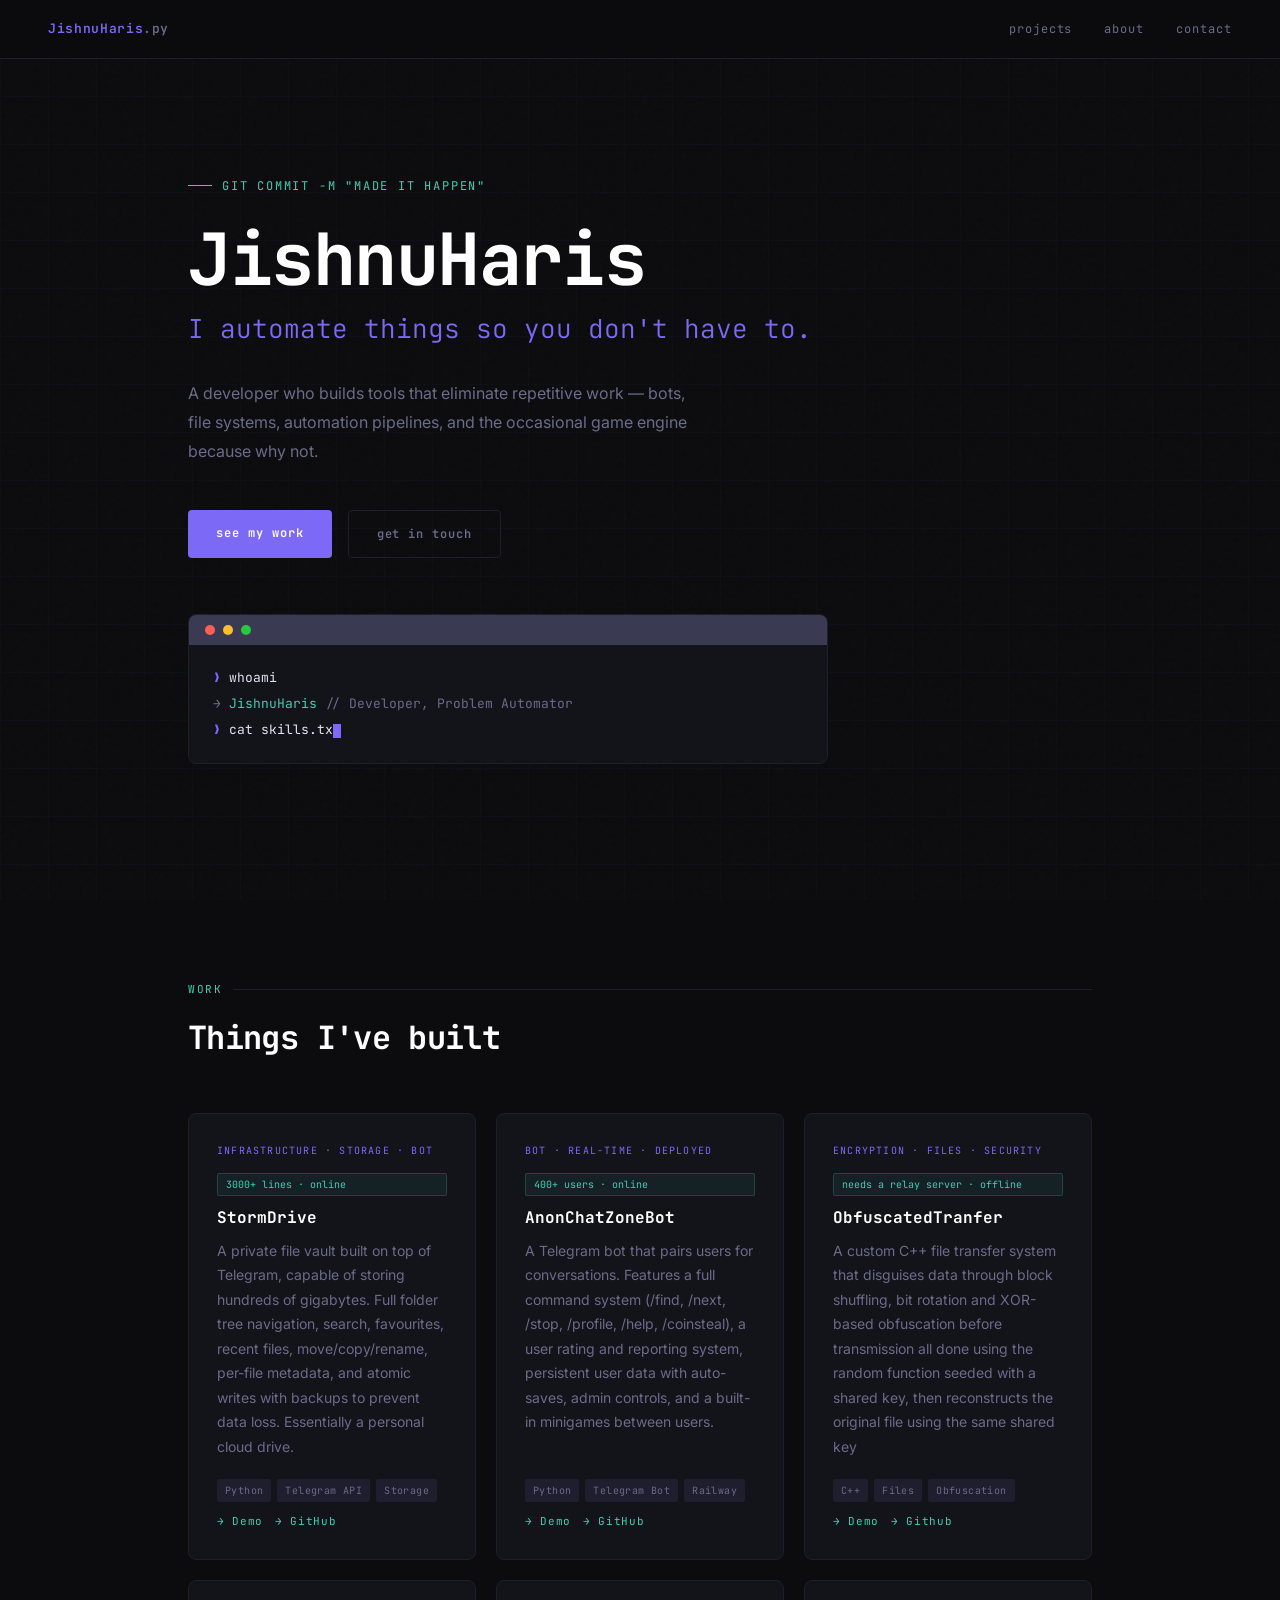
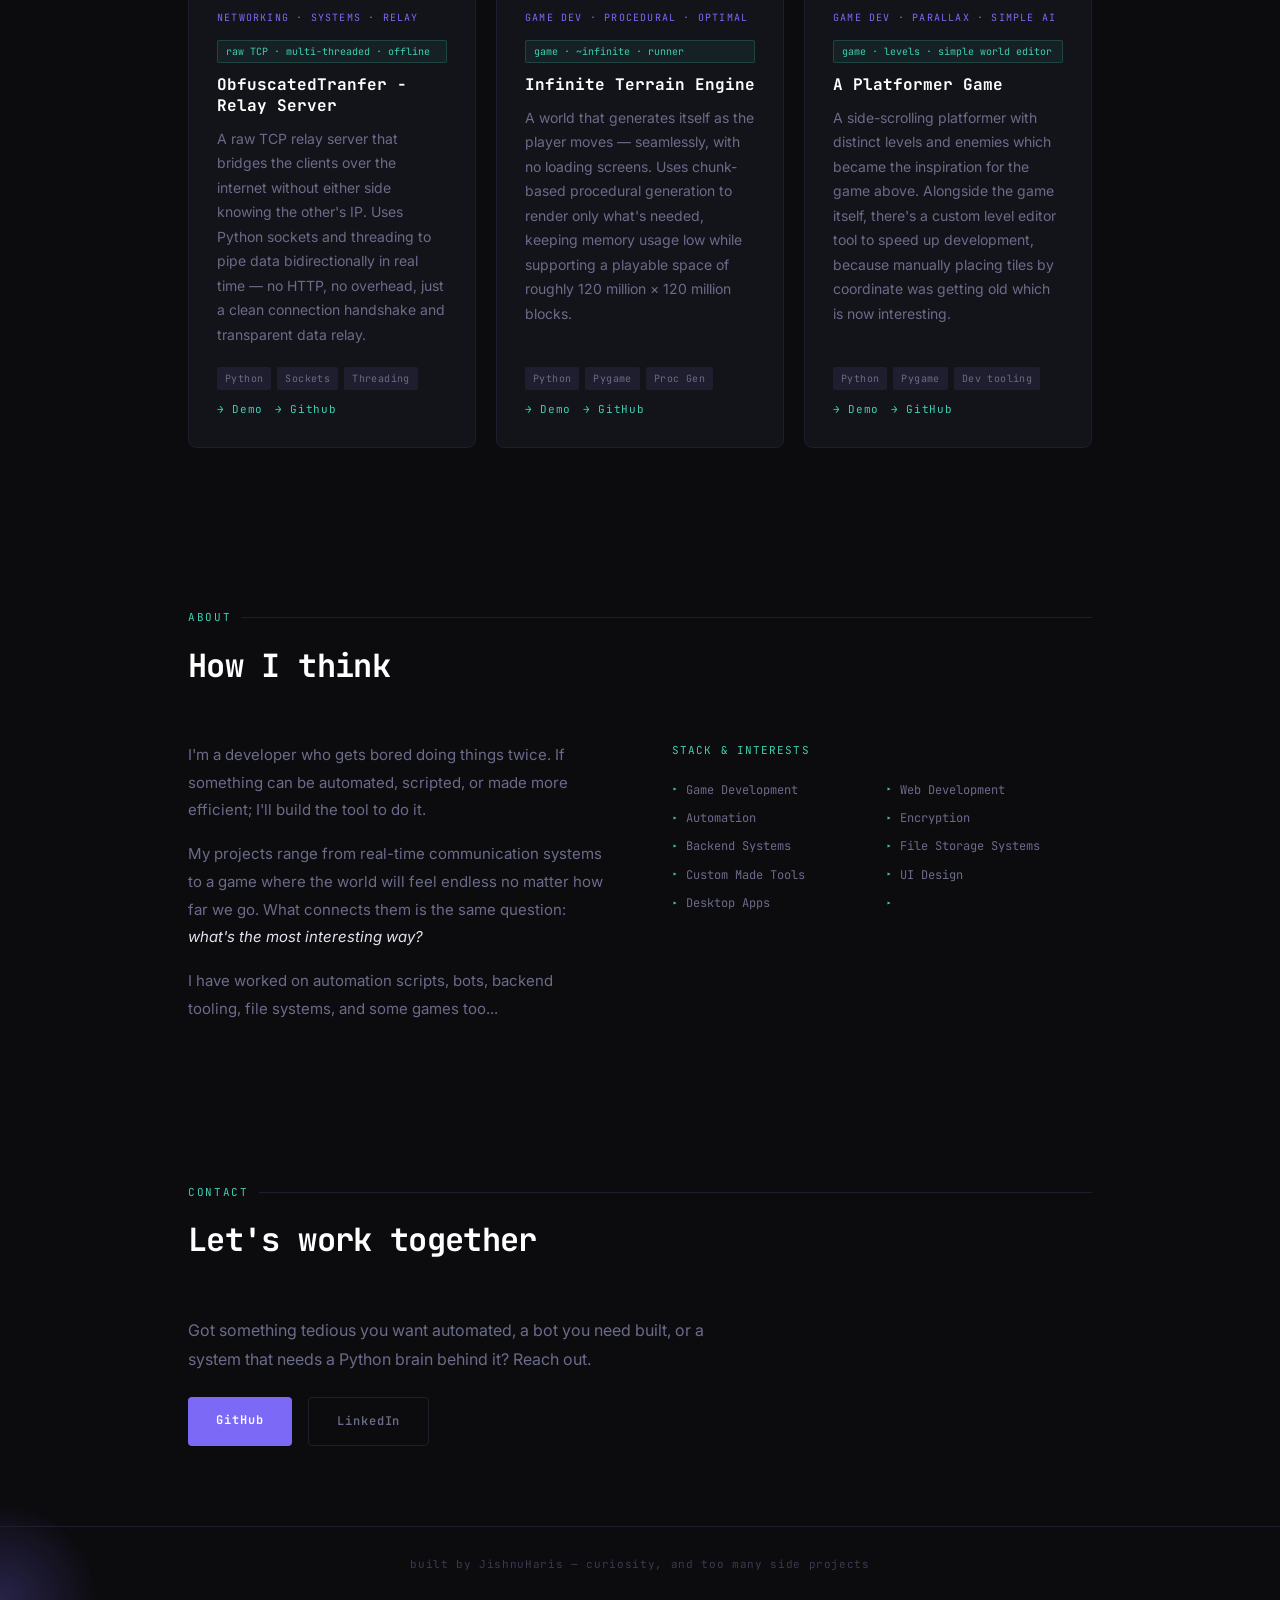
<file: index.html>
<!DOCTYPE html>
<html lang="en">
<head>
  <meta charset="UTF-8" />
  <meta name="viewport" content="width=device-width, initial-scale=1.0" />
  <title>JishnuHaris — Developer</title>
  <link href="https://fonts.googleapis.com/css2?family=JetBrains+Mono:wght@300;400;600;700&family=Inter:wght@300;400;500;600&display=swap" rel="stylesheet" />
  <style>
    *, *::before, *::after { box-sizing: border-box; margin: 0; padding: 0; }

    :root {
      --bg:        #0c0c0f;
      --surface:   #13131a;
      --border:    #1e1e2e;
      --accent:    #7c6af7;
      --accent2:   #3ecfb2;
      --dim:       #3a3a52;
      --muted:     #6b6b8a;
      --text:      #e2e2f0;
      --bright:    #ffffff;
    }

    html { scroll-behavior: smooth; }

    body {
      background: var(--bg);
      color: var(--text);
      font-family: 'Inter', sans-serif;
      font-size: 15px;
      line-height: 1.7;
      min-height: 100vh;
      overflow-x: hidden;
    }

    .glow {
      position: fixed;
      width: 200px;
      height: 200px;
      border-radius: 50%;
      background: radial-gradient(circle, rgba(124, 106, 247, 0.25) 0%, transparent 70%);
      pointer-events: none;
      transform: translate(-50%, -50%);
      z-index: 0;
    }

    .entity-wrap {
      position: absolute;
      pointer-events: none;
      z-index: 1;
      font-size: 48px;
      -webkit-mask-image: radial-gradient(circle 160px at 9999px 9999px, black 0%, transparent 100%);
      mask-image: radial-gradient(circle 160px at 9999px 9999px, black 0%, transparent 100%);
    }

    .entity-body { font-size: 48px; line-height: 1; }

    .entity-bubble {
      background: var(--surface);
      border: 1px solid var(--accent);
      border-radius: 8px;
      padding: 6px 12px;
      font-family: 'JetBrains Mono', monospace;
      font-size: 11px;
      color: var(--accent2);
      white-space: nowrap;
      position: relative;
    }

    .entity-bubble::after {
      content: '';
      position: absolute;
      bottom: -6px;
      left: 50%;
      transform: translateX(-50%);
      border: 6px solid transparent;
      border-top-color: var(--accent);
      border-bottom: none;
    }

    body::before {
      content: '';
      position: fixed;
      inset: 0;
      background-image: url("data:image/svg+xml,%3Csvg viewBox='0 0 200 200' xmlns='http://www.w3.org/2000/svg'%3E%3Cfilter id='n'%3E%3CfeTurbulence type='fractalNoise' baseFrequency='0.9' numOctaves='4' stitchTiles='stitch'/%3E%3C/filter%3E%3Crect width='100%25' height='100%25' filter='url(%23n)' opacity='0.04'/%3E%3C/svg%3E");
      pointer-events: none;
      z-index: 0;
      opacity: 0.4;
    }

    body::after {
      content: '';
      position: fixed;
      inset: 0;
      background-image:
        linear-gradient(rgba(124,106,247,0.03) 1px, transparent 1px),
        linear-gradient(90deg, rgba(124,106,247,0.03) 1px, transparent 1px);
      background-size: 48px 48px;
      pointer-events: none;
      z-index: 0;
    }

    main { position: relative; z-index: 1; }

    nav {
      position: fixed;
      top: 0; left: 0; right: 0;
      display: flex;
      align-items: center;
      justify-content: space-between;
      padding: 18px 48px;
      background: rgba(12,12,15,0.85);
      backdrop-filter: blur(12px);
      border-bottom: 1px solid var(--border);
      z-index: 100;
    }

    .nav-logo {
      font-family: 'JetBrains Mono', monospace;
      font-size: 13px;
      font-weight: 600;
      color: var(--accent);
      letter-spacing: 0.05em;
    }
    .nav-logo span { color: var(--muted); }

    nav a {
      font-family: 'JetBrains Mono', monospace;
      font-size: 12px;
      color: var(--muted);
      text-decoration: none;
      letter-spacing: 0.08em;
      transition: color 0.2s;
    }
    nav a:hover { color: var(--accent2); }
    .nav-links { display: flex; gap: 32px; }

    .hero {
      min-height: 100vh;
      display: flex;
      flex-direction: column;
      justify-content: center;
      padding: 120px 48px 80px;
      max-width: 1000px;
      margin: 0 auto;
    }

    .hero-eyebrow {
      font-family: 'JetBrains Mono', monospace;
      font-size: 12px;
      color: var(--accent2);
      letter-spacing: 0.15em;
      text-transform: uppercase;
      margin-bottom: 24px;
      display: flex;
      align-items: center;
      gap: 10px;
    }
    .hero-eyebrow::before {
      content: '';
      display: inline-block;
      width: 24px;
      height: 1px;
      background: var(--accent2);
    }

    h1 {
      font-family: 'JetBrains Mono', monospace;
      font-size: clamp(36px, 6vw, 72px);
      font-weight: 700;
      color: var(--bright);
      line-height: 1.1;
      letter-spacing: -0.02em;
      margin-bottom: 8px;
    }

    .hero-sub {
      font-family: 'JetBrains Mono', monospace;
      font-size: clamp(16px, 2.5vw, 26px);
      color: var(--accent);
      font-weight: 300;
      margin-bottom: 28px;
    }

    .hero-desc {
      max-width: 520px;
      color: var(--muted);
      font-size: 16px;
      line-height: 1.8;
      margin-bottom: 44px;
    }

    .hero-cta { display: flex; gap: 16px; flex-wrap: wrap; }

    .btn {
      font-family: 'JetBrains Mono', monospace;
      font-size: 12px;
      letter-spacing: 0.08em;
      padding: 13px 28px;
      border-radius: 4px;
      text-decoration: none;
      font-weight: 600;
      transition: all 0.2s;
      cursor: pointer;
      border: none;
    }
    .btn-primary { background: var(--accent); color: #fff; }
    .btn-primary:hover { background: #9585ff; transform: translateY(-1px); }
    .btn-ghost { background: transparent; color: var(--muted); border: 1px solid var(--border); }
    .btn-ghost:hover { border-color: var(--accent); color: var(--accent); }

    .terminal {
      margin-top: 56px;
      background: var(--surface);
      border: 1px solid var(--border);
      border-radius: 8px;
      max-width: 640px;
      overflow: hidden;
    }
    .terminal-bar {
      background: var(--dim);
      padding: 10px 16px;
      display: flex;
      align-items: center;
      gap: 8px;
    }
    .dot { width: 10px; height: 10px; border-radius: 50%; }
    .dot-r { background: #ff5f57; }
    .dot-y { background: #febc2e; }
    .dot-g { background: #28c840; }
    .terminal-body {
      padding: 20px 24px;
      font-family: 'JetBrains Mono', monospace;
      font-size: 13px;
      line-height: 2;
    }
    .t-prompt { color: var(--accent); }
    .t-cmd { color: var(--text); }
    .t-out { color: var(--muted); }
    .t-val { color: var(--accent2); }
    .t-cursor {
      display: inline-block;
      width: 8px; height: 14px;
      background: var(--accent);
      vertical-align: middle;
      animation: blink 1s step-end infinite;
    }
    @keyframes blink { 0%,100%{opacity:1} 50%{opacity:0} }

    section {
      max-width: 1000px;
      margin: 0 auto;
      padding: 80px 48px;
    }

    .section-label {
      font-family: 'JetBrains Mono', monospace;
      font-size: 11px;
      color: var(--accent2);
      letter-spacing: 0.15em;
      text-transform: uppercase;
      margin-bottom: 12px;
      display: flex;
      align-items: center;
      gap: 10px;
    }
    .section-label::after {
      content: '';
      flex: 1;
      height: 1px;
      background: var(--border);
    }

    h2 {
      font-family: 'JetBrains Mono', monospace;
      font-size: clamp(22px, 3vw, 32px);
      font-weight: 700;
      color: var(--bright);
      margin-bottom: 48px;
      letter-spacing: -0.02em;
    }

    .projects-grid {
      display: grid;
      grid-template-columns: repeat(auto-fit, minmax(280px, 1fr));
      gap: 20px;
    }

    .card {
      background: var(--surface);
      border: 1px solid var(--border);
      border-radius: 8px;
      padding: 28px;
      transition: border-color 0.2s, transform 0.2s;
      position: relative;
      overflow: hidden;
      display: flex;
      flex-direction: column;
    }
    .card::before {
      content: '';
      position: absolute;
      top: 0; left: 0; right: 0;
      height: 2px;
      background: linear-gradient(90deg, var(--accent), var(--accent2));
      opacity: 0;
      transition: opacity 0.2s;
    }
    .card:hover { border-color: var(--accent); transform: translateY(-2px); }
    .card:hover::before { opacity: 1; }

    .card-tag {
      font-family: 'JetBrains Mono', monospace;
      font-size: 10px;
      color: var(--accent);
      letter-spacing: 0.12em;
      text-transform: uppercase;
      margin-bottom: 14px;
    }
    .card h3 {
      font-family: 'JetBrains Mono', monospace;
      font-size: 16px;
      font-weight: 700;
      color: var(--bright);
      margin-bottom: 10px;
      line-height: 1.3;
    }
    .card p {
      color: var(--muted);
      font-size: 14px;
      line-height: 1.75;
      margin-bottom: 20px;
      flex: 1;
    }
    .card-footer {
      display: flex;
      align-items: center;
      justify-content: space-between;
      flex-wrap: wrap;
      gap: 10px;
    }
    .tags { display: flex; gap: 6px; flex-wrap: wrap; }
    .tag {
      font-family: 'JetBrains Mono', monospace;
      font-size: 10px;
      padding: 3px 8px;
      background: var(--border);
      color: var(--muted);
      border-radius: 2px;
      letter-spacing: 0.04em;
    }
    .card-link {
      font-family: 'JetBrains Mono', monospace;
      font-size: 11px;
      color: var(--accent2);
      text-decoration: none;
      letter-spacing: 0.06em;
      transition: color 0.2s;
    }
    .card-link:hover { color: var(--bright); }

    /* stat pills inside cards */
    .card-stat {
      display: inline-flex;
      align-items: center;
      gap: 5px;
      font-family: 'JetBrains Mono', monospace;
      font-size: 10px;
      color: var(--accent2);
      background: rgba(62,207,178,0.08);
      border: 1px solid rgba(62,207,178,0.2);
      padding: 2px 8px;
      border-radius: 2px;
      margin-bottom: 12px;
    }

    .about-inner {
      display: grid;
      grid-template-columns: 1fr 1fr;
      gap: 64px;
      align-items: start;
    }
    .about-text { color: var(--muted); font-size: 15px; line-height: 1.85; }
    .about-text p + p { margin-top: 16px; }

    .skills-list {
      display: grid;
      grid-template-columns: 1fr 1fr;
      gap: 8px;
    }
    .skill-item {
      font-family: 'JetBrains Mono', monospace;
      font-size: 12px;
      color: var(--muted);
      display: flex;
      align-items: center;
      gap: 8px;
    }
    .skill-item::before { content: '▸'; color: var(--accent2); font-size: 10px; }

    .contact-inner {
      display: flex;
      flex-direction: column;
      align-items: flex-start;
      gap: 24px;
      max-width: 520px;
    }
    .contact-inner p { color: var(--muted); font-size: 16px; line-height: 1.8; }
    .contact-links { display: flex; gap: 16px; flex-wrap: wrap; }

    footer {
      border-top: 1px solid var(--border);
      padding: 28px 48px;
      text-align: center;
      font-family: 'JetBrains Mono', monospace;
      font-size: 11px;
      color: var(--dim);
      letter-spacing: 0.06em;
    }

    .fade-in {
      opacity: 0;
      transform: translateY(20px);
      transition: opacity 0.6s ease, transform 0.6s ease;
    }
    .fade-in.visible { opacity: 1; transform: none; }

    nav a.active { color: var(--accent2); }

    .nav-toggle {
      display: none;
      flex-direction: column;
      gap: 5px;
      cursor: pointer;
      padding: 4px;
      background: none;
      border: none;
    }
    .nav-toggle span {
      display: block;
      width: 22px;
      height: 2px;
      background: var(--muted);
      transition: all 0.25s;
      border-radius: 2px;
    }
    .nav-toggle.open span:nth-child(1) { transform: translateY(7px) rotate(45deg); background: var(--accent2); }
    .nav-toggle.open span:nth-child(2) { opacity: 0; }
    .nav-toggle.open span:nth-child(3) { transform: translateY(-7px) rotate(-45deg); background: var(--accent2); }

    @media (max-width: 700px) {
      nav { padding: 16px 24px; }
      .nav-toggle { display: flex; }
      .nav-links {
        display: none;
        position: absolute;
        top: 100%;
        left: 0; right: 0;
        flex-direction: column;
        gap: 0;
        background: rgba(12,12,15,0.97);
        border-bottom: 1px solid var(--border);
        padding: 8px 0;
      }
      .nav-links.open { display: flex; }
      .nav-links a {
        padding: 14px 24px;
        border-bottom: 1px solid var(--border);
        font-size: 13px;
      }
      .nav-links a:last-child { border-bottom: none; }
      .hero, section { padding-left: 24px; padding-right: 24px; }
      .about-inner { grid-template-columns: 1fr; gap: 32px; }
      footer { padding: 24px; }
    }

    @media (prefers-reduced-motion: reduce) {
      .fade-in { opacity: 1; transform: none; transition: none; }
      .t-cursor { animation: none; }
    }
  </style>
</head>
<body>
<main>

  <nav>
    <div class="nav-logo">JishnuHaris<span>.py</span></div>
    <button class="nav-toggle" id="navToggle" aria-label="Toggle menu">
      <span></span><span></span><span></span>
    </button>
    <div class="nav-links" id="navLinks">
      <a href="#projects">projects</a>
      <a href="#about">about</a>
      <a href="#contact">contact</a>
    </div>
  </nav>

  <div class="hero">
    <div class="hero-eyebrow">git commit -m "made it happen"</div>
    <h1>JishnuHaris</h1>
    <div class="hero-sub">I automate things so you don't have to.</div>
    <p class="hero-desc">
      A developer who builds tools that eliminate repetitive work — bots, file systems, automation pipelines, and the occasional game engine because why not.
    </p>
    <div class="hero-cta">
      <a href="#projects" class="btn btn-primary">see my work</a>
      <a href="#contact" class="btn btn-ghost">get in touch</a>
    </div>

    <div class="terminal">
      <div class="terminal-bar">
        <div class="dot dot-r"></div>
        <div class="dot dot-y"></div>
        <div class="dot dot-g"></div>
      </div>
      <div class="terminal-body" id="terminalBody">
        <span class="t-cursor"></span>
      </div>
    </div>
  </div>

  <section id="projects">
    <div class="section-label">work</div>
    <h2>Things I've built</h2>

    <div class="projects-grid">

      <!-- StormDrive -->
      <div class="card fade-in">
        <div class="card-tag">infrastructure · storage · bot</div>
        <div class="card-stat">3000+ lines · online</div>
        <h3>StormDrive</h3>
        <p>A private file vault built on top of Telegram, capable of storing hundreds of gigabytes. Full folder tree navigation, search, favourites, recent files, move/copy/rename, per-file metadata, and atomic writes with backups to prevent data loss. Essentially a personal cloud drive.</p>
        <div class="card-footer">
          <div class="tags">
            <span class="tag">Python</span>
            <span class="tag">Telegram API</span>
            <span class="tag">Storage</span>
          </div>
          <div style="display:flex;gap:12px;align-items:center;">
            <a class="card-link" href="drive-demo.html">→ Demo</a>
            <a class="card-link" href="https://github.com/jishnuharis/StormDrive" target="_blank">→ GitHub</a>
          </div>
        </div>
      </div>

      <!-- AnonChatZoneBot -->
      <div class="card fade-in">
        <div class="card-tag">bot · real-time · deployed</div>
        <div class="card-stat">400+ users · online</div>
        <h3>AnonChatZoneBot</h3>
        <p>A Telegram bot that pairs users for conversations. Features a full command system (/find, /next, /stop, /profile, /help, /coinsteal), a user rating and reporting system, persistent user data with auto-saves, admin controls, and a built-in minigames between users.</p>
        <div class="card-footer">
          <div class="tags">
            <span class="tag">Python</span>
            <span class="tag">Telegram Bot</span>
            <span class="tag">Railway</span>
          </div>
          <div style="display:flex;gap:12px;align-items:center;">
            <a class="card-link" href="bots-demo.html">→ Demo</a>
            <a class="card-link" href="https://github.com/jishnuharis/AnonChatZoneBot" target="_blank">→ GitHub</a>
          </div>
        </div>
      </div>

      <!-- File Transfer System -->
       <!-- Clients -->
      <div class="card fade-in">
        <div class="card-tag">encryption · files · security</div>
        <div class="card-stat">needs a relay server · offline</div>
        <h3>ObfuscatedTranfer</h3>
        <p>A custom C++ file transfer system that disguises data through block shuffling, bit rotation and XOR-based obfuscation before transmission all done using the random function seeded with a shared key, then reconstructs the original file using the same shared key</p>
        <div class="card-footer">
          <div class="tags">
            <span class="tag">C++</span>
            <span class="tag">Files</span>
            <span class="tag">Obfuscation</span>
          </div>
          <div style="display:flex;gap:12px;align-items:center;">
            <a class="card-link" href="transfer-demo.html">→ Demo</a>
            <a class="card-link" href="https://github.com/jishnuharis/ObfuscatedTranfer" target="_blank">→ Github</a>
          </div>
        </div>
      </div>

      <!-- Server -->
      <div class="card fade-in">
        <div class="card-tag">networking · systems · relay</div>
        <div class="card-stat">raw TCP · multi-threaded · offline</div>
        <h3>ObfuscatedTranfer - Relay Server</h3>
        <p>A raw TCP relay server that bridges the clients over the internet without either side knowing the other's IP. Uses Python sockets and threading to pipe data bidirectionally in real time — no HTTP, no overhead, just a clean connection handshake and transparent data relay.</p>
        <div class="card-footer">
          <div class="tags">
            <span class="tag">Python</span>
            <span class="tag">Sockets</span>
            <span class="tag">Threading</span>
          </div>
          <div style="display:flex;gap:12px;align-items:center;">
            <a class="card-link" href="transfer-demo.html">→ Demo</a>
            <a class="card-link" href="https://github.com/jishnuharis/FileTransferSystem" target="_blank">→ Github</a>
          </div>
        </div>
      </div>

      <!-- Infinite Terrain -->
      <div class="card fade-in">
        <div class="card-tag">game dev · procedural · optimal</div>
        <div class="card-stat">game · ~infinite · runner</div>
        <h3>Infinite Terrain Engine</h3>
        <p>A world that generates itself as the player moves — seamlessly, with no loading screens. Uses chunk-based procedural generation to render only what's needed, keeping memory usage low while supporting a playable space of roughly 120 million × 120 million blocks.</p>
        <div class="card-footer">
          <div class="tags">
            <span class="tag">Python</span>
            <span class="tag">Pygame</span>
            <span class="tag">Proc Gen</span>
          </div>
          <div style="display:flex;gap:12px;align-items:center;">
            <a class="card-link" href="terrain-demo.html">→ Demo</a>
            <a class="card-link" href="https://github.com/jishnuharis/Shadowrift-Endless-Run" target="_blank">→ GitHub</a>
          </div>
        </div>
      </div>

      <!-- Platformer -->
      <div class="card fade-in">
        <div class="card-tag">game dev · parallax · simple ai</div>
        <div class="card-stat">game · levels · simple world editor</div>
        <h3>A Platformer Game</h3>
        <p>A side-scrolling platformer with distinct levels and enemies which became the inspiration for the game above. Alongside the game itself, there's a custom level editor tool to speed up development, because manually placing tiles by coordinate was getting old which is now interesting.</p>
        <div class="card-footer">
          <div class="tags">
            <span class="tag">Python</span>
            <span class="tag">Pygame</span>
            <span class="tag">Dev tooling</span>
          </div>
          <div style="display:flex;gap:12px;align-items:center;">
            <a class="card-link" href="platformer-demo.html">→ Demo</a>
            <a class="card-link" href="https://github.com/jishnuharis/Quests-Of-The-Shadowland" target="_blank">→ GitHub</a>
          </div>
        </div>
      </div>

    </div>
  </section>

  <section id="about">
    <div class="section-label">about</div>
    <h2>How I think</h2>
    <div class="about-inner">
      <div class="about-text">
        <p>I'm a developer who gets bored doing things twice. If something can be automated, scripted, or made more efficient; I'll build the tool to do it.</p>
        <p>My projects range from real-time communication systems to a game where the world will feel endless no matter how far we go. What connects them is the same question: <em style="color:var(--text)">what's the most interesting way?</em></p>
        <p>I have worked on automation scripts, bots, backend tooling, file systems, and some games too...</p>
      </div>
      <div>
        <p style="font-family:'JetBrains Mono',monospace; font-size:11px; color:var(--accent2); letter-spacing:0.1em; text-transform:uppercase; margin-bottom:20px;">Stack & interests</p>
        <div class="skills-list">
          <div class="skill-item">Game Development</div>
          <div class="skill-item">Web Development</div>
          <div class="skill-item">Automation</div>
          <div class="skill-item">Encryption</div>
          <div class="skill-item">Backend Systems</div>
          <div class="skill-item">File Storage Systems</div>
          <div class="skill-item">Custom Made Tools</div>
          <div class="skill-item">UI Design</div>
          <div class="skill-item">Desktop Apps</div>
          <div class="skill-item"></div>
        </div>
      </div>
    </div>
  </section>

  <section id="contact">
    <div class="section-label">contact</div>
    <h2>Let's work together</h2>
    <div class="contact-inner">
      <p>Got something tedious you want automated, a bot you need built, or a system that needs a Python brain behind it? Reach out.</p>
      <div class="contact-links">
        <a href="https://github.com/jishnuharis" class="btn btn-primary" target="_blank">GitHub</a>
        <a href="https://www.linkedin.com/in/jishnu-haris-s" class="btn btn-ghost" target="_blank">LinkedIn</a>
      </div>
    </div>
  </section>

  <footer>
    built by JishnuHaris — curiosity, and too many side projects
  </footer>

</main>

<script>
  // ── Glow ──────────────────────────────────────────────────────────────
  const glow = document.createElement('div');
  glow.className = 'glow';
  document.body.appendChild(glow);

  // ── Entity data ───────────────────────────────────────────────────────
  const entities = [
    { emoji: '🐱', says: 'you found me' },
    { emoji: '👾', says: 'hello from the void' },
    { emoji: '🐸', says: 'why are you here' },
    { emoji: '🤖', says: 'beep boop' },
    { emoji: '👻', says: 'boo.' },
    { emoji: '🦊', says: 'took you long enough' },
  ];

  // ── Create one entity element ─────────────────────────────────────────
  const entity = document.createElement('div');
  entity.className = 'entity-wrap';
  entity.innerHTML = `<div class="entity-body"></div><div class="entity-bubble"></div>`;
  document.querySelector('main').appendChild(entity);

  const entityBody = entity.querySelector('.entity-body');
  const entityBubble = entity.querySelector('.entity-bubble');

  function placeEntity() {
    const current = entities[Math.floor(Math.random() * entities.length)];
    entityBody.textContent = current.emoji;
    entityBubble.textContent = current.says;

    const blocked = [...document.querySelectorAll('h1, h2, h3, p, nav, .card, .terminal, .hero-eyebrow, .hero-sub, .hero-cta, .section-label, .skills-list, .contact-inner, .contact-links, footer, .tags, .card-stat')]
      .map(el => {
        const r = el.getBoundingClientRect();
        return {
          top:    r.top + window.scrollY - 20,
          bottom: r.bottom + window.scrollY + 20,
          left:   r.left - 20,
          right:  r.right + 20,
        };
      });

    function overlaps(x, y) {
      return blocked.some(b => x > b.left && x < b.right && y > b.top && y < b.bottom);
    }

    let x, y, attempts = 0;
    do {
      x = 80 + Math.random() * (window.innerWidth - 160);
      y = 100 + Math.random() * (document.body.scrollHeight - 200);
      attempts++;
    } while (overlaps(x, y) && attempts < 50);

    entity.style.left = x + 'px';
    entity.style.top = y + 'px';
    entity._x = x;
    entity._y = y;

    entity.style.webkitMaskImage = 'radial-gradient(circle 160px at 9999px 9999px, black 0%, transparent 100%)';
    entity.style.maskImage = 'radial-gradient(circle 160px at 9999px 9999px, black 0%, transparent 100%)';

    console.log('entity at:', entity._x, entity._y);
  }

  // ── Mousemove ─ glow + entity reveal ──────────────────────────────────
  let lastX = 0, lastY = 0;

  document.addEventListener('mousemove', e => {
    lastX = e.clientX;
    lastY = e.clientY;
    glow.style.left = e.clientX + 'px';
    glow.style.top = e.clientY + 'px';

    const rect = entity.getBoundingClientRect();
    const mx = e.clientX - rect.left;
    const my = e.clientY - rect.top;
    const mask = `radial-gradient(circle 160px at ${mx}px ${my}px, black 0%, transparent 100%)`;
    entity.style.webkitMaskImage = mask;
    entity.style.maskImage = mask;

    const dx = e.clientX - entity._x;
    const dy = (e.clientY + window.scrollY) - entity._y;
    const dist = Math.sqrt(dx * dx + dy * dy);

    if (dist < 160 && !entity._found) {
      entity._found = true;
      setTimeout(() => {
        placeEntity();
        entity._found = false;
      }, 5000);
    }
  });

  window.addEventListener('scroll', () => {
    const rect = entity.getBoundingClientRect();
    const mx = lastX - rect.left;
    const my = lastY - rect.top;
    const mask = `radial-gradient(circle 160px at ${mx}px ${my}px, black 0%, transparent 100%)`;
    entity.style.webkitMaskImage = mask;
    entity.style.maskImage = mask;

    const dx = lastX - entity._x;
    const dy = (lastY + window.scrollY) - entity._y;
    const dist = Math.sqrt(dx * dx + dy * dy);

    if (dist < 160 && !entity._found) {
      entity._found = true;
      setTimeout(() => {
        placeEntity();
        entity._found = false;
      }, 5000);
    }
  }, { passive: true });

  window.addEventListener('load', placeEntity);

  // ── Fade-in observer (per-card stagger by index) ──────────────────────
  const cards = document.querySelectorAll('.fade-in');
  const obs = new IntersectionObserver((entries) => {
    entries.forEach((e) => {
      if (e.isIntersecting) {
        const idx = [...cards].indexOf(e.target);
        setTimeout(() => e.target.classList.add('visible'), idx * 100);
        obs.unobserve(e.target);
      }
    });
  }, { threshold: 0.1 });
  cards.forEach(el => obs.observe(el));

  // ── Active nav link on scroll ─────────────────────────────────────────
  const sections = ['projects', 'about', 'contact'].map(id => document.getElementById(id));
  const navLinks = document.querySelectorAll('.nav-links a');
  const navHeight = document.querySelector('nav').offsetHeight;

  function updateActiveNav() {
    let current = '';
    sections.forEach(sec => {
      if (sec && window.scrollY >= sec.offsetTop - navHeight - 40) current = sec.id;
    });
    navLinks.forEach(a => {
      a.classList.toggle('active', a.getAttribute('href') === '#' + current);
    });
  }
  window.addEventListener('scroll', updateActiveNav, { passive: true });

  // ── Mobile hamburger menu ─────────────────────────────────────────────
  const toggle = document.getElementById('navToggle');
  const navLinksEl = document.getElementById('navLinks');
  toggle.addEventListener('click', () => {
    const open = navLinksEl.classList.toggle('open');
    toggle.classList.toggle('open', open);
    toggle.setAttribute('aria-expanded', open);
  });
  navLinksEl.querySelectorAll('a').forEach(a => {
    a.addEventListener('click', () => {
      navLinksEl.classList.remove('open');
      toggle.classList.remove('open');
    });
  });

  // ── Typewriter terminal ───────────────────────────────────────────────
  const termEl = document.getElementById('terminalBody');
  const lines = [
    { type: 'cmd',  text: 'whoami' },
    { type: 'out',  text: '→ <span class="t-val">JishnuHaris</span> <span class="t-out">// Developer, Problem Automator</span>' },
    { type: 'gap' },
    { type: 'cmd',  text: 'cat skills.txt' },
    { type: 'out',  text: '→ <span class="t-val">Problem solving · Automation · Game Dev · Tool Builder · UI Design</span>' },
    { type: 'gap' },
    { type: 'cmd',  text: 'status --work' },
    { type: 'out',  text: '→ <span class="t-val" style="color:#28c840">looking for opportunities</span>' },
  ];

  async function sleep(ms) { return new Promise(r => setTimeout(r, ms)); }

  async function typeTerminal() {
    termEl.innerHTML = '';
    const cursor = document.createElement('span');
    cursor.className = 't-cursor';

    for (const line of lines) {
      if (line.type === 'gap') { await sleep(120); continue; }

      const row = document.createElement('div');
      if (line.type === 'cmd') {
        const prompt = document.createElement('span');
        prompt.className = 't-prompt';
        prompt.textContent = '❯ ';
        row.appendChild(prompt);

        const cmdSpan = document.createElement('span');
        cmdSpan.className = 't-cmd';
        row.appendChild(cmdSpan);
        row.appendChild(cursor);
        termEl.appendChild(row);

        for (const ch of line.text) {
          const t = ch === ' ' ? 300 : 60;
          cmdSpan.textContent += ch;
          await sleep(t);
        }
        row.removeChild(cursor);
        await sleep(180);
      } else {
        row.className = 't-out';
        row.innerHTML = line.text;
        termEl.appendChild(row);
        await sleep(60);
      }
    }

    // final blinking cursor on last row
    const last = termEl.lastElementChild;
    last.appendChild(document.createTextNode(' '));
    last.appendChild(cursor);
  }

  // Start typewriter after a short delay so fonts have loaded
  setTimeout(typeTerminal, 600);
</script>
</body>
</html>
</file>
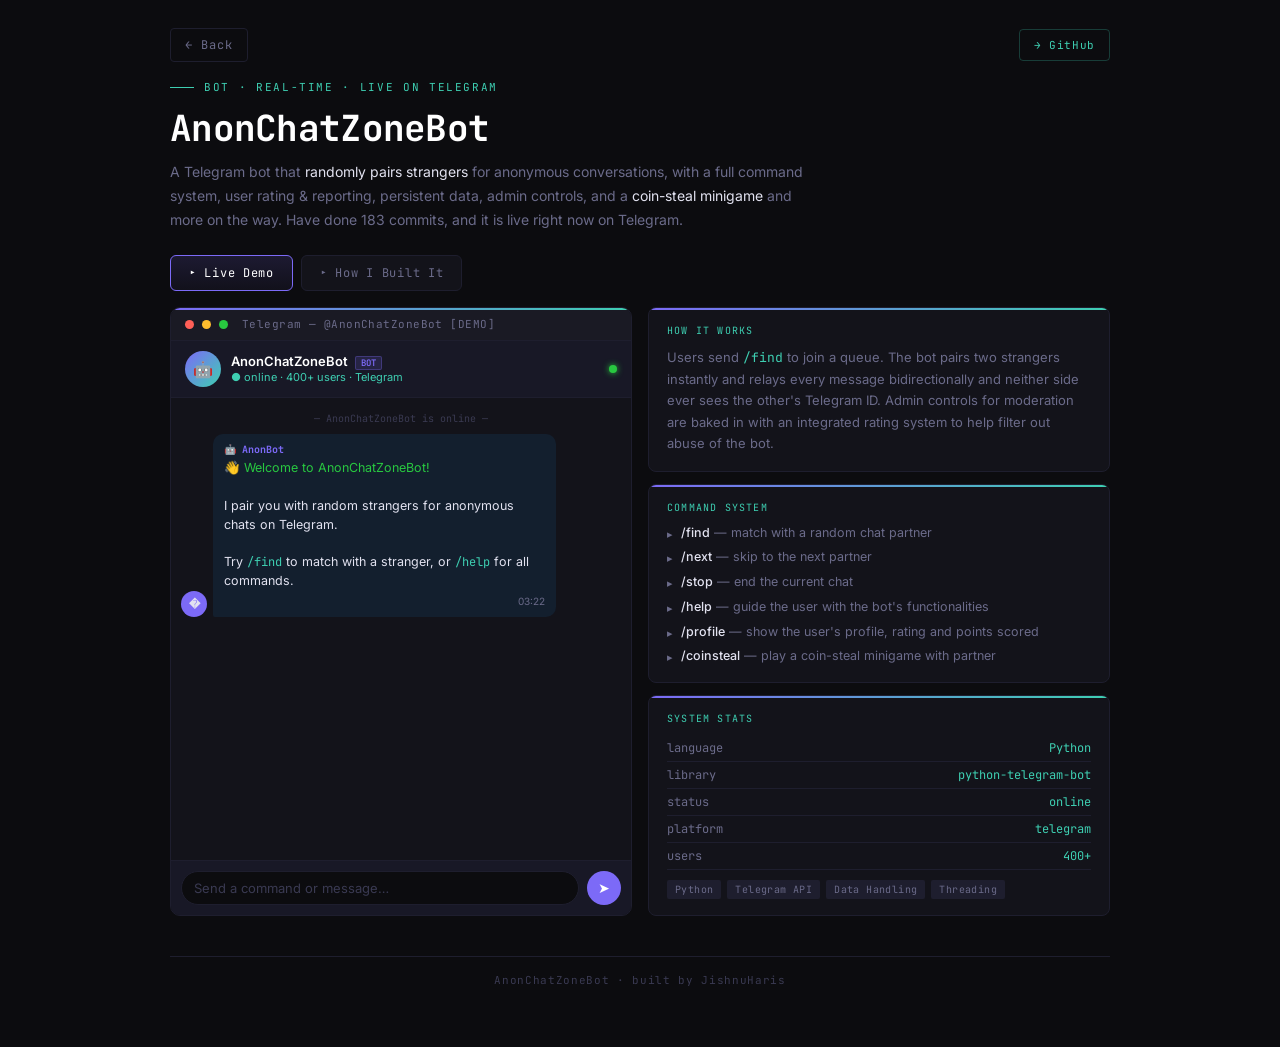
<file: bots-demo.html>
<!DOCTYPE html>
<html lang="en">
<head>
<meta charset="UTF-8" />
<meta name="viewport" content="width=device-width, initial-scale=1.0, maximum-scale=1" />
<title>AnonChatZoneBot — Demo</title>
<link href="https://fonts.googleapis.com/css2?family=JetBrains+Mono:wght@300;400;600;700&family=Inter:wght@300;400;500;600&display=swap" rel="stylesheet" />
<style>
  *,*::before,*::after {box-sizing:border-box;margin:0;padding:0;}
  :root {
    --bg:#0c0c0f; --surface:#13131a; --border:#1e1e2e;
    --accent:#7c6af7; --accent2:#3ecfb2; --dim:#3a3a52;
    --muted:#6b6b8a; --text:#e2e2f0; --bright:#ffffff;
    --red:#ff5f57; --yellow:#febc2e; --green:#28c840;
  }
  body {
    background:var(--bg); color:var(--text); font-family:'Inter',sans-serif;
    min-height:100vh; display:flex; flex-direction:column; align-items:center;
    padding:28px 16px 60px;
  }
  .topbar {
    width:100%; max-width:940px; display:flex; align-items:center;
    justify-content:space-between; margin-bottom:18px; flex-wrap:wrap; gap:10px;
  }
  .back {
    font-family:'JetBrains Mono',monospace; font-size:12px; color:var(--muted);
    text-decoration:none; letter-spacing:.08em; border:1px solid var(--border);
    padding:8px 14px; border-radius:4px; transition:.2s;
  }
  .back:hover { color:var(--accent2); border-color:var(--accent2); }
  .repo-link {
    font-family:'JetBrains Mono',monospace; font-size:11px; color:var(--accent2);
    text-decoration:none; letter-spacing:.06em; border:1px solid rgba(62,207,178,0.25);
    padding:8px 14px; border-radius:4px; transition:.2s;
  }
  .repo-link:hover { color:var(--bright); border-color:var(--accent2); }

  header { width:100%; max-width:940px; margin-bottom:24px; }
  .eyebrow {
    font-family:'JetBrains Mono',monospace; font-size:11px; color:var(--accent2);
    letter-spacing:.15em; text-transform:uppercase; margin-bottom:10px;
    display:flex; align-items:center; gap:10px;
  }
  .eyebrow::before {content:'';display:inline-block;width:24px;height:1px;background:var(--accent2);}
  h1 {
    font-family:'JetBrains Mono',monospace; font-size:clamp(22px,4.5vw,36px);
    font-weight:700; color:var(--bright); letter-spacing:-0.02em; margin-bottom:8px;
  }
  .sub { color:var(--muted); font-size:14px; line-height:1.7; max-width:640px; }
  .sub em { color:var(--text); font-style:normal; }

  /* ── Layout ── */
  .top-bar {
    display: flex; gap: 8px; width: 100%; max-width: 940px; margin-bottom: 16px;
  }
  .tab-btn {
    font-family: 'JetBrains Mono', monospace; font-size: 12px; letter-spacing: .06em;
    background: var(--surface); color: var(--muted); border: 1px solid var(--border);
    padding: 9px 18px; border-radius: 6px; cursor: pointer; transition: .2s;
  }
  .tab-btn:hover { color: var(--text); border-color: var(--accent2); }
  .tab-btn.active {
    color: var(--bright); border-color: var(--accent);
    background: linear-gradient(180deg, rgba(124, 106, 247, 0.15), rgba(124, 106, 247, 0.05));
  }
  .tab-panel {display: none; }
  .tab-panel.active {display: block;}

  .story-card {
    background: var(--surface); border: 1px solid var(--border); border-radius: 10px;
    padding: 24px 26px; max-width: 940px; position: relative; overflow: hidden;
  }
  .story-card::before{
    content: ''; position: absolute; top: 0; left: 0; right: 0; height: 2px;
    background: linear-gradient(90deg, var(--accent), var(--accent2));
  }
  .story-card h2 {
    font-family: 'JetBrain Mono', monospace; font-size: 15px; color: var(--accent2);
    letter-spacing: 0.04em; margin: 22px 0 8px; 
  }
  .story-card h2:first-child { margin-top: 0; }
  .story-card p { color: var(--text); font-size: 14px; line-height: 1.75; margin-bottom: 4px; text-indent: 2em;}
  .story-card p em { color: var(--muted); font-style: normal; }
  .demo-wrap {
    width:100%; max-width:940px;
    display:grid; grid-template-columns:1fr 1fr; gap:16px;
  }
  @media(max-width:660px){ .demo-wrap{grid-template-columns:1fr;} }

  /* ── Window shell ── */
  .shell {
    background:var(--surface); border:1px solid var(--border);
    border-radius:10px; overflow:hidden; display:flex; flex-direction:column;
    position:relative; max-height: 640px;
  }
  .shell::before {
    content:''; position:absolute; top:0; left:0; right:0; height:2px;
    background:linear-gradient(90deg,var(--accent),var(--accent2)); z-index:2;
  }
  .chrome-bar {
    background:#1a1a24; padding:9px 14px; display:flex; align-items:center; gap:8px;
    border-bottom:1px solid var(--border); flex-shrink:0;
  }
  .dot {width:9px;height:9px;border-radius:50%;}
  .dot-r {background:var(--red);} .dot-y{background:var(--yellow);} .dot-g{background:var(--green);}
  .chrome-title {
    font-family:'JetBrains Mono',monospace; font-size:11px; color:var(--muted);
    margin-left:6px; letter-spacing:.04em;
  }

  /* ── Telegram-style header ── */
  .tg-header {
    background:#181826; padding:10px 14px;
    display:flex; align-items:center; gap:10px;
    border-bottom:1px solid var(--border); flex-shrink:0;
  }
  .tg-avatar {
    width:36px; height:36px; border-radius:50%;
    display:flex; align-items:center; justify-content:center;
    font-size:16px; flex-shrink:0;
    background:linear-gradient(135deg,var(--accent),#3ecfb2);
  }
  .tg-info { flex:1; }
  .tg-name { font-size:13px; font-weight:600; color:var(--bright); line-height:1.2; }
  .tg-status { font-size:11px; color:var(--accent2); }
  .bot-badge {
    display:inline-block; font-size:9px; font-family:'JetBrains Mono',monospace;
    color:var(--accent); background:rgba(124,106,247,0.15); border:1px solid rgba(124,106,247,0.3);
    padding:1px 5px; border-radius:2px; vertical-align:middle; margin-left:4px;
  }
  .tg-online-dot {
    width:8px; height:8px; border-radius:50%; background:var(--green);
    box-shadow:0 0 6px var(--green); flex-shrink:0;
  }

  /* ── Chat body ── */
  .chat-body {
    flex:1; overflow-y:auto; padding:10px 10px;
    display:flex; flex-direction:column; gap:5px;
    min-height:0px;
    scrollbar-width:thin; scrollbar-color:var(--dim) transparent;
  }
  .chat-body::-webkit-scrollbar {width:4px;}
  .chat-body::-webkit-scrollbar-thumb {background:var(--dim);border-radius:2px;}

  .msg-row { display:flex; gap:6px; }
  .msg-row.out { flex-direction:row-reverse; }

  .msg-avatar {
    width:26px; height:26px; border-radius:50%;
    display:flex; align-items:center; justify-content:center;
    font-size:11px; font-weight:700; flex-shrink:0; align-self:flex-end;
  }

  .bubble {
    max-width:78%; padding:8px 11px; border-radius:10px;
    font-size:12.5px; line-height:1.5;
    animation:popIn 0.2s ease;
  }
  @keyframes popIn { from{opacity:0;transform:scale(0.9) translateY(4px)} to{opacity:1;transform:none} }
  .bubble.in { background:#1e2230; border-radius:10px 10px 10px 2px; color:var(--text); }
  .bubble.out { background:#2a2050; border-radius:10px 10px 2px 10px; color:var(--text); }
  .bubble.bot { background:#131f2e; border-radius:10px 10px 10px 2px; color:var(--text); }
  .bubble .bname { font-size:10px; font-weight:700; margin-bottom:2px; font-family:'JetBrains Mono',monospace; }
  .bubble .time { font-size:10px; color:var(--muted); text-align:right; margin-top:3px; }
  .bubble .tick { color:var(--accent2); font-size:11px; }

  .cmd { color:var(--accent2); font-family:'JetBrains Mono',monospace; font-size:12px; }
  .val { color:var(--yellow); font-family:'JetBrains Mono',monospace; font-size:12px; }
  .ok { color:var(--green); }

  /* typing indicator */
  .typing-indicator {
    display:flex; gap:4px; align-items:center; padding:8px 12px;
    background:#1e2230; border-radius:10px; width:fit-content;
  }
  .typing-dot {
    width:6px; height:6px; border-radius:50%; background:var(--muted);
    animation:typingBounce 1.2s infinite ease-in-out;
  }
  .typing-dot:nth-child(2) {animation-delay:.2s;}
  .typing-dot:nth-child(3) {animation-delay:.4s;}
  @keyframes typingBounce {0%,80%,100%{transform:translateY(0)}40%{transform:translateY(-6px)}}

  /* ── Input bar ── */
  .tg-input {
    border-top:1px solid var(--border); padding:10px;
    display:flex; gap:8px; align-items:center; background:#181826; flex-shrink:0;
  }
  .tg-input input {
    flex:1; background:var(--bg); border:1px solid var(--border);
    color:var(--text); font-family:'Inter',sans-serif; font-size:13px;
    padding:8px 12px; border-radius:20px; outline:none; transition:.2s;
  }
  .tg-input input:focus { border-color:var(--accent); }
  .tg-input input::placeholder { color:var(--dim); }
  .tg-send {
    background:var(--accent); border:none; color:#fff;
    width:34px; height:34px; border-radius:50%; cursor:pointer;
    display:flex; align-items:center; justify-content:center; font-size:14px;
    transition:.2s; flex-shrink:0;
  }
  .tg-send:hover { background:#9585ff; }
  .tg-send:active { transform:scale(0.95); }

  /* ── Right panel ── */
  .info-panel { display:flex; flex-direction:column; gap:12px; }
  .info-card {
    background:var(--surface); border:1px solid var(--border);
    border-radius:8px; padding:16px 18px; position:relative; overflow:hidden;
  }
  .info-card::before {
    content:''; position:absolute; top:0; left:0; right:0; height:2px;
    background:linear-gradient(90deg,var(--accent),var(--accent2));
  }
  .lbl {
    font-family:'JetBrains Mono',monospace; font-size:10px; color:var(--accent2);
    letter-spacing:.12em; text-transform:uppercase; margin-bottom:10px;
  }
  .info-card p { color:var(--muted); font-size:13px; line-height:1.65; }

  .feature-list { display:flex; flex-direction:column; gap:6px; }
  .feat { display:flex; align-items:flex-start; gap:8px; font-size:12.5px; line-height:1.5; }
  .feat-dot { color:var(--accent2); font-size:11px; margin-top:2px; flex-shrink:0; }
  .feat span { color:var(--muted); }
  .feat strong { color:var(--text); font-weight:500; }

  .stat-row {
    display:flex; justify-content:space-between; align-items:center;
    font-size:12px; padding:5px 0; border-bottom:1px solid var(--border);
  }
  .stat-row:last-child { border-bottom:none; }
  .stat-row .k { font-family:'JetBrains Mono',monospace; color:var(--muted); }
  .stat-row .v { color:var(--accent2); font-family:'JetBrains Mono',monospace; }

  .tags { display:flex; flex-wrap:wrap; gap:6px; margin-top:10px; }
  .tag {
    font-family:'JetBrains Mono',monospace; font-size:10px;
    padding:3px 8px; background:var(--border); color:var(--muted);
    border-radius:2px; letter-spacing:.04em;
  }

  footer.page-footer {
    margin-top:40px; width:100%; max-width:940px;
    border-top:1px solid var(--border); padding-top:16px;
    font-family:'JetBrains Mono',monospace; font-size:11px; color:var(--dim);
    letter-spacing:.06em; text-align:center;
  }
</style>
</head>
<body>

<div class="topbar">
  <a class="back" href="index.html">← Back</a>
  <a class="repo-link" href="https://github.com/jishnuharis/AnonChatZoneBot" target="_blank">→ GitHub</a>
</div>

<header>
  <div class="eyebrow">bot · real-time · live on telegram</div>
  <h1>AnonChatZoneBot</h1>
  <p class="sub">
    A Telegram bot that <em>randomly pairs strangers</em> for anonymous conversations, with a
    full command system, user rating & reporting, persistent data,
    admin controls, and a <em>coin-steal minigame</em> and more on the way. Have done 183 commits, and it is live right now on Telegram.
  </p>
</header>

<div class="top-bar">
  <button class="tab-btn active" data-tab="demo">▸ Live Demo</button>
  <button class="tab-btn" data-tab="story">▸ How I Built It</button>
</div>

<div class="tab-panel active" id="panel-demo">
  <div class="demo-wrap">

    <!-- Left: interactive Telegram chat mockup -->
    <div class="shell">
      <div class="chrome-bar">
        <div class="dot dot-r"></div><div class="dot dot-y"></div><div class="dot dot-g"></div>
        <span class="chrome-title">Telegram — @AnonChatZoneBot [DEMO]</span>
      </div>
      <div class="tg-header">
        <div class="tg-avatar">🤖</div>
        <div class="tg-info">
          <div class="tg-name">AnonChatZoneBot <span class="bot-badge">BOT</span></div>
          <div class="tg-status">● online · 400+ users · Telegram</div>
        </div>
        <div class="tg-online-dot"></div>
      </div>
      <div class="chat-body" id="chatBody"></div>
      <div class="tg-input">
        <input type="text" id="chatInput" placeholder="Send a command or message…" maxlength="200" />
        <button class="tg-send" id="sendBtn">➤</button>
      </div>
    </div>

    <!-- Right: info cards -->
    <div class="info-panel">

      <div class="info-card">
        <div class="lbl">How it works</div>
        <p>Users send <span style="color:var(--accent2);font-family:'JetBrains Mono',monospace">/find</span> to join a queue. The bot pairs two strangers instantly and relays every message bidirectionally and neither side ever sees the other's Telegram ID. Admin controls for moderation are baked in with an integrated rating system to help filter out abuse of the bot.</p>
      </div>

      <div class="info-card">
        <div class="lbl">Command system</div>
        <div class="feature-list">
          <div class="feat"><span class="feat-dot">▸</span><div><strong>/find</strong> <span>— match with a random chat partner</span></div></div>
          <div class="feat"><span class="feat-dot">▸</span><div><strong>/next</strong> <span>— skip to the next partner</span></div></div>
          <div class="feat"><span class="feat-dot">▸</span><div><strong>/stop</strong> <span>— end the current chat</span></div></div>
          <div class="feat"><span class="feat-dot">▸</span><div><strong>/help</strong> <span>— guide the user with the bot's functionalities</span></div></div>
          <div class="feat"><span class="feat-dot">▸</span><div><strong>/profile</strong> <span>— show the user's profile, rating and points scored</span></div></div>
          <div class="feat"><span class="feat-dot">▸</span><div><strong>/coinsteal</strong> <span>— play a coin-steal minigame with partner</span></div></div>
        </div>
      </div>

      <div class="info-card">
        <div class="lbl">System stats</div>
        <div class="stat-row"><span class="k">language</span><span class="v">Python</span></div>
        <div class="stat-row"><span class="k">library</span><span class="v">python-telegram-bot</span></div>
        <div class="stat-row"><span class="k">status</span><span class="v">online</span></div>
        <div class="stat-row"><span class="k">platform</span><span class="v">telegram</span></div>
        <div class="stat-row"><span class="k">users</span><span class="v">400+</span></div>
        <div class="tags">
          <span class="tag">Python</span>
          <span class="tag">Telegram API</span>
          <span class="tag">Data Handling</span>
          <span class="tag">Threading</span>
        </div>
      </div>

    </div>
  </div>
</div>

<div class="tab-panel" id="panel-story">
  <div class="story-card">
    <h2>The idea</h2>
    <p><t>I wanted to build something that didn't feel like a toy bot. Most "random chat" bots online are barebones, no persistence, no real safety net. I wanted one that actually held state properly: profiles, ratings, reports, even a small game to give people a reason to stick around in a chat instead of just skipping immediately. The whole thing runs without storing any third-party data or accounts, just Telegram IDs, paired and forgotten once the chat ends.</p>

    <h2>Architecture</h2>
    <p><t>The bot is built on <span class="val">python-telegram-bot v20+</span> with async handlers and a job-queue for periodic tasks. Two users land in a shared waiting queue via <span class="cmd">/find</span>, and the moment there are two in the queue, they're paired and the bot starts forwarding everything between them <span class="val">(text, photos, video notes, voice messages, stickers, GIFs)</span> without either side ever seeing the other's real Telegram ID. User data <span class="val">(profile, points, ratings)</span> lives in the database, but instead of writing on every single change, I track which users are "dirty" in a set and flush only those every 60 seconds whixh cuts down on database load a lot compared to writing the whole table constantly. A Flask keep-alive server runs alongside it so cloud platforms don't spin the bot down for being idle.</p>

    <h2>Challenges</h2>
    <p><t>The trickiest part was state recovery: if the bot restarts mid-conversation (deploys happen), I needed every active pairing restored from the database on boot, not just user profiles, otherwise people get silently disconnected and have no idea why. Double-voting was another one: nothing stopped a user from spamming 👍/👎 on the same partner over and over which can be misused if left unchecked, so I built a <span class="val">feedback track system</span> to block repeat votes within a session, then clear it out every 8 hours so it doesn't bloat memory forever. I also had to be careful with Telegram's API itself, users block the bot constantly, so every API call routes through a wrapper that swallows <span class="val">Forbidden errors</span> instead of crashing the whole update loop. And for real bugs, instead of just logging to a file I never check, I built a global error handler that DMs me the full traceback (exception type and exact file/line) straight to my own Telegram on every unhandled exception.</p>

    <h2>What I'd improve</h2>
    <p><t>Right now matching is fully random from the queue and the time people joined the queue, even though I collect gender, age, and country during setup, adding <span class="val">actual filtering</span> on those would make matches more relevant instead of just throwing two random people together. I'd also like rate-limiting on <span class="cmd">/next</span> itself, since right now nothing stops someone from skipping partners as fast as they can type. Longer term, I want to expand the <span class="val">Coin Steal</span> game into something with more rounds and stakes. Right now it's a fun side feature, but there's room to make it a bigger part of why people stay in a chat.</p>
  </div>
</div>

<footer class="page-footer">AnonChatZoneBot · built by JishnuHaris</footer>

<script>
// ── Bot conversation simulation ────────────────────────────────────────────
const body = document.getElementById('chatBody');
const input = document.getElementById('chatInput');
const sendBtn = document.getElementById('sendBtn');

let paired = false;
let coinsteal = false;
let round = 0;
let uscore = 0, pscore = 0;
let points = 0;
let chatCount = 0;

function now() {
  const d = new Date();
  return d.getHours().toString().padStart(2,'0')+':'+d.getMinutes().toString().padStart(2,'0');
}
function scrollDown() { setTimeout(()=>{ body.scrollTop = body.scrollHeight; }, 20); }

function addMsg(type, name, color, text, extra='') {
  const row = document.createElement('div');
  row.className = 'msg-row' + (type==='out'?' out':'');
  const av = document.createElement('div');
  av.className = 'msg-avatar';
  av.style.background = color;
  av.textContent = name[0].toUpperCase();
  const bub = document.createElement('div');
  bub.className = `bubble ${type}`;
  bub.innerHTML = `<div class="bname" style="color:${color}">${name}</div>${text}<div class="time">${now()} ${extra}</div>`;
  if(type==='out'){ row.appendChild(bub); row.appendChild(av); }
  else { row.appendChild(av); row.appendChild(bub); }
  body.appendChild(row);
  scrollDown();
}

function addBot(text) { addMsg('bot', '🤖 AnonBot', '#7c6af7', text); }
function addUser(text) { addMsg('out', 'You', '#5a50cc', text, '<span class="tick">✓✓</span>'); }
function addStranger(text) { addMsg('in', 'Stranger', '#3ecfb2', text); }

function addSystem(text) {
  const div = document.createElement('div');
  div.style.cssText = 'text-align:center;font-family:JetBrains Mono,monospace;font-size:10px;color:var(--dim);padding:4px 0;';
  div.textContent = text;
  body.appendChild(div);
  scrollDown();
}

function showTyping(delay, callback) {
  const row = document.createElement('div');
  row.className = 'msg-row';
  const av = document.createElement('div');
  av.className = 'msg-avatar';
  av.style.background = '#3ecfb2';
  av.textContent = '?';
  const ind = document.createElement('div');
  ind.className = 'typing-indicator';
  ind.innerHTML = '<div class="typing-dot"></div><div class="typing-dot"></div><div class="typing-dot"></div>';
  row.appendChild(av); row.appendChild(ind);
  body.appendChild(row); scrollDown();
  setTimeout(()=>{ body.removeChild(row); callback(); }, delay);
}

function showBotTyping(delay, callback) {
  const row = document.createElement('div');
  row.className = 'msg-row';
  const av = document.createElement('div');
  av.className = 'msg-avatar';
  av.style.background = '#7c6af7';
  av.textContent = '🤖';
  const ind = document.createElement('div');
  ind.className = 'typing-indicator';
  ind.innerHTML = '<div class="typing-dot"></div><div class="typing-dot"></div><div class="typing-dot"></div>';
  row.appendChild(av); row.appendChild(ind);
  body.appendChild(row); scrollDown();
  setTimeout(()=>{ body.removeChild(row); callback(); }, delay);
}

const replies = [
  'hey! how are you?','what do you do?',
  'oh interesting! i usually just code all day lol','same tbh. what kind of projects?',
  'oh nice! i do Python mostly. bots and automation stuff.','cool! do you game?',
  'yeah sometimes. retro stuff mostly.','nice chatting with you',
];
let replyIdx = 0;

function strangerReply() {
  if(!paired) return;
  showTyping(800+Math.random()*1200, ()=>{
    addStranger(replies[replyIdx % replies.length]);
    replyIdx++;
  });
}

function cs_result(us, ps) {
  if (us > ps) {
    showBotTyping(670, ()=> {
    addBot(`<span class="ok">Congratulations!</span> You won!<br>Your score: ${us}.<br>Your partner's score: ${ps}.<br>+10 Points for you!!`);
    points += 10;
    });
  } else if (us < ps) {
    showBotTyping(670, ()=> {
    addBot(`<span style="color:var(--red)">Alas!</span> You lost!<br>Your score: ${us}.<br>Your partner's score: ${ps}.<br>+10 Points for your partner!`);
    });
  } else {
    showBotTyping(670, ()=> {
    addBot(`<span class="cmd">Tough one!</span> It's a draw!<br>Your score: ${us}.<br>Your partner's score: ${ps}. No points for both.`);
    });
  }
}

function handleCommand(cmd) {
  const parts = cmd.trim().split(/\s+/);
  const c = parts[0].toLowerCase();

  if(c === '/start') {
    showBotTyping(500, ()=>{
      addBot(`👋 <span class="ok">Welcome to AnonChatZoneBot!</span><br><br>I pair you with a random stranger for anonymous chats.<br><br>Use <span class="cmd">/find</span> to find a partner, <span class="cmd">/profile</span> to see your stats, or <span class="cmd">/help</span> for all commands.`);
    });
  } else if(c === '/find') {
    if(paired){ addBot('You are already in a chat! Use <span class="cmd">/next</span> to skip or <span class="cmd">/stop</span> to end.'); return; }
    showBotTyping(400, ()=>{
      addBot('🔍 <span class="ok">Searching for a partner…</span>');
      addSystem('— looking for a match —');
      setTimeout(()=>{
        paired = true; chatCount++;
        addBot(`✅ <span class="ok">Connected!</span> Partner found!</span>.<br><br>Your identities are hidden. Use <span class="cmd">/next</span> to skip or <span class="cmd">/stop</span> to end.`);
        addSystem(`— connected —`);
        setTimeout(()=>{ strangerReply(); }, 600);
      }, 1200);
    });
  } else if(c === '/next') {
    if(!paired){ addBot('You are not in a chat. Use <span class="cmd">/find</span> first.'); return; }
    addSystem(`— chat ended —`);
    paired = false; coinsteal = false; replyIdx = 0;
    showBotTyping(400, ()=>{
      addBot('⏭ Skipped. Finding a new stranger…');
      setTimeout(()=>{
        paired = true; chatCount++;
        addBot(`✅ <span class="ok">New partner found!</span> <br><br>Your identities are hidden. Use <span class="cmd">/next</span> to skip or <span class="cmd">/stop</span> to end.`);
        addSystem(`— connected —`);
        setTimeout(()=>{ strangerReply(); }, 700);
      }, 1000);
    });
  } else if(c === '/stop') {
    if(!paired){ addBot('No active chat to stop.'); return; }
    addSystem(`— chat ended —`);
    paired = false; coinsteal = false; replyIdx = 0;
    showBotTyping(300, ()=>{
      addBot('🛑 Chat ended. Use <span class="cmd">/find</span> to start a new one.');
    });
  } else if(c === '/profile') {
    showBotTyping(400, ()=>{
      addBot(`👤 <b>Your Profile</b><br><br><span class="cmd">Handle:</span> <span class="val">you</span><br><span class="cmd">Points:</span> <span class="val">${points} 🪙</span><br><span class="cmd">Chats:</span> <span class="val">${chatCount}</span><br><span class="cmd">Rating:</span> <span class="val">⭐ 4.7</span><br><span class="cmd">Reports:</span> <span class="val">0</span>`);
    });
  } else if(c === '/coinsteal') {
    if (!paired) { addBot('You need to be in a chat to steal coins.'); return; }
    if (coinsteal) { addBot('You or your partner is already in a game, end it first to play.'); return; }
    coinsteal = true;
    showBotTyping(600, ()=>{
      addBot(`<span class="ok">Game started!</span> Play a game of coin steal with your partner. Now choose <span class="cmd">/steal</span> or <span class="cmd">/save</span>.<br> 2x Multiplier for Round 3!`);
    });
  } else if (c === '/steal' && coinsteal) {
      round++;
      const psteal = Math.random() > 0.5;
      const mult = (round === 3 && !psteal) ? 2 : 1;
      showBotTyping(670, ()=> {
        if (psteal) { 
          addBot(`Your partner chose to <span style="color:var(--red)">Steal</span>. Both get no points.`);
        } else {
          uscore += mult * 2;
          addBot(`Your partner chose to <span class="ok">Save</span>. Poor soul. Now you get +${mult * 2} points. You score is <b>${uscore}</b> now.`);
        }
        if (round === 3) { 
          cs_result(uscore, pscore);
          coinsteal = false;
          uscore = 0; pscore = 0; round = 0;
        }
      });
  } else if (c === '/save' && coinsteal) {
      round++;
      const psave = Math.random() > 0.5;
      const mult = (round === 3 && !psave) ? 2 : 1;
      showBotTyping(670, ()=>{
        if (!psave) { 
          pscore += mult * 2; 
          addBot(`Your partner chose to <span style="color:var(--red)">Steal</span>. They got +${mult * 2} points. Their score is <b>${pscore}</b> now.`);
        } else {
          uscore += mult * 1; pscore += mult * 1;
          addBot(`Your partner chose to <span class="ok">Save</span>. You both get +${mult * 1} points. Your score is <b>${uscore}</b> and their score is <b>${pscore}</b> now.`);
        }
        if (round === 3) { 
          cs_result(uscore, pscore);
          coinsteal = false;
          uscore = 0; pscore = 0; round = 0;
        }
      });
  } else if(c === '/help') {
    showBotTyping(400, ()=>{
      addBot('<span class="ok">Available commands:</span><br><br>' +
        '<span class="cmd">/find</span> — find a partner<br>' +
        '<span class="cmd">/next</span> — skip current partner<br>' +
        '<span class="cmd">/stop</span> — end current chat<br>' +
        '<span class="cmd">/help</span> — show help<br>' +
        '<span class="cmd">/profile</span> — your stats<br>' +
        '<span class="cmd">/coinsteal</span> — coin steal game<br>');
    });
  } else if(c.startsWith('/')) {
    showBotTyping(200, ()=>{
      addBot(`Unknown command <span class="cmd">${c}</span>. Type <span class="cmd">/help</span> for a list.`);
    });
  } else {
    if(!paired){
      addBot('You are not in a chat. Use <span class="cmd">/find</span> to find a stranger.');
    } else {
      setTimeout(()=>{ strangerReply(); }, 600+Math.random()*800);
    }
  }
}

function send() {
  const val = input.value.trim();
  if(!val) return;
  input.value = '';
  addUser(val);
  setTimeout(()=>{ handleCommand(val); }, 100);
}

sendBtn.addEventListener('click', send);
input.addEventListener('keydown', e=>{ if(e.key==='Enter') send(); });

// Boot sequence
setTimeout(()=>{ addSystem('— AnonChatZoneBot is online —'); }, 300);
setTimeout(()=>{
  addBot(`👋 <span class="ok">Welcome to AnonChatZoneBot!</span><br><br>I pair you with random strangers for anonymous chats on Telegram.<br><br>Try <span class="cmd">/find</span> to match with a stranger, or <span class="cmd">/help</span> for all commands.`);
}, 800);

document.querySelectorAll('.tab-btn').forEach(btn=>{
  btn.addEventListener('click', ()=>{
    document.querySelectorAll('.tab-btn').forEach(b=>b.classList.remove('active'));
    document.querySelectorAll('.tab-panel').forEach(p=>p.classList.remove('active'));
    btn.classList.add('active');
    document.getElementById('panel-'+btn.dataset.tab).classList.add('active');
  });
});
</script>
</body>
</html>
</file>
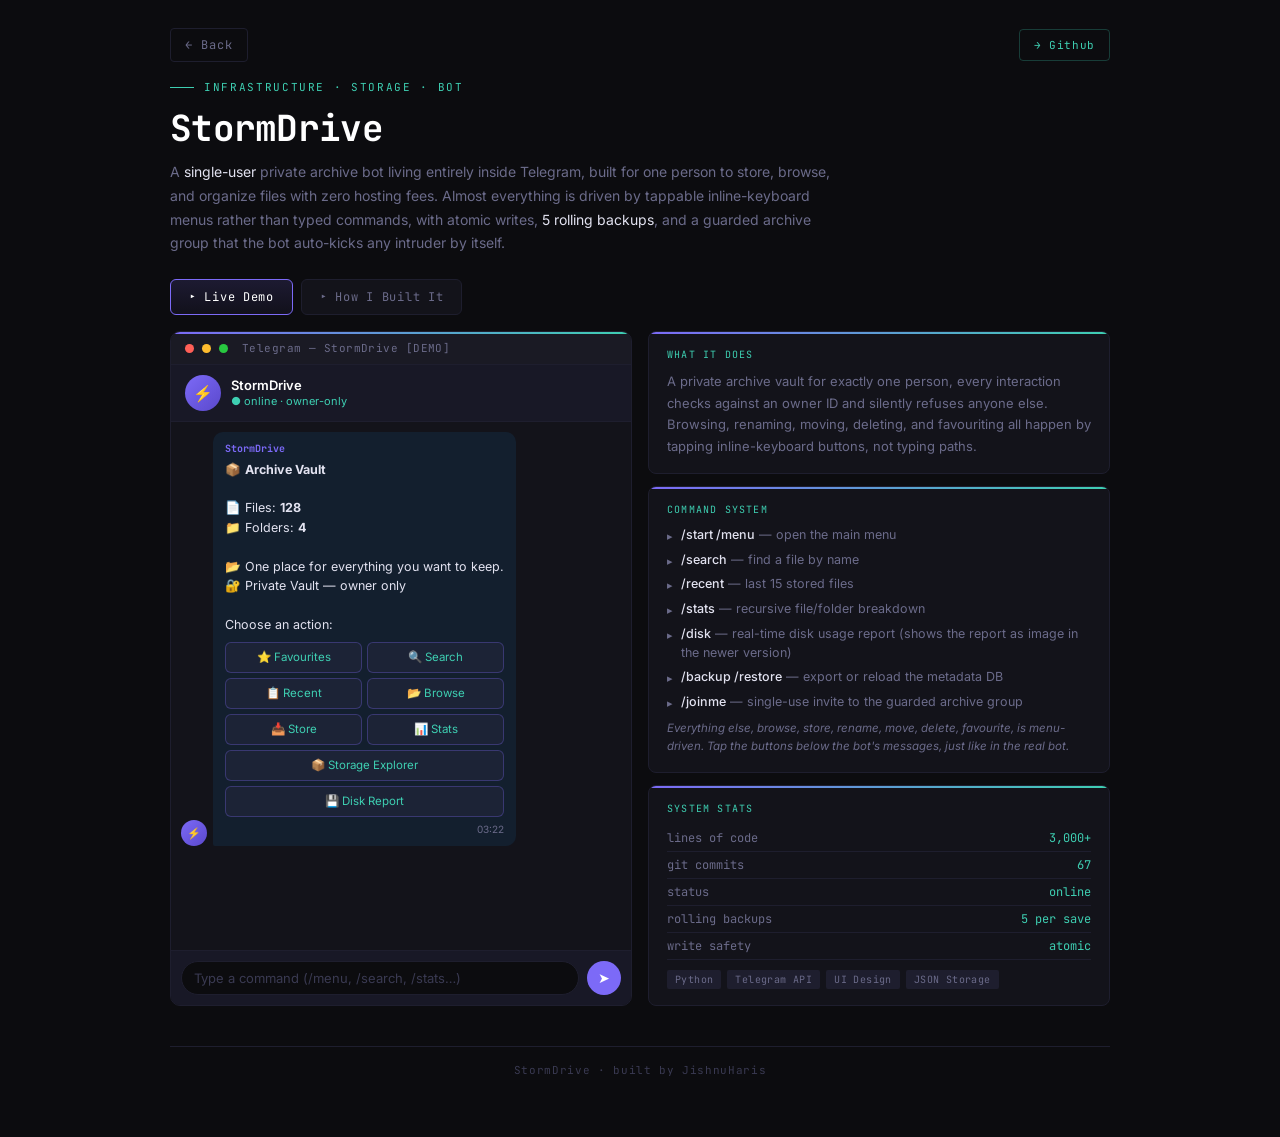
<file: drive-demo.html>
<!DOCTYPE html>
<html lang="en">
<head>
<meta charset="UTF-8" />
<meta name="viewport" content="width=device-width, initial-scale=1.0, maximum-scale=1" />
<title>StormDrive — Demo</title>
<link href="https://fonts.googleapis.com/css2?family=JetBrains+Mono:wght@300;400;600;700&family=Inter:wght@300;400;500;600&display=swap" rel="stylesheet" />
<style>
  *,*::before,*::after{box-sizing:border-box;margin:0;padding:0;}
  :root{
    --bg:#0c0c0f; --surface:#13131a; --border:#1e1e2e;
    --accent:#7c6af7; --accent2:#3ecfb2; --dim:#3a3a52;
    --muted:#6b6b8a; --text:#e2e2f0; --bright:#ffffff;
    --red:#ff5f57; --yellow:#febc2e; --green:#28c840;
  }
  body{
    background:var(--bg); color:var(--text); font-family:'Inter',sans-serif;
    min-height:100vh; display:flex; flex-direction:column; align-items:center;
    padding:28px 16px 60px;
  }
  .topbar{
    width:100%; max-width:940px; display:flex; align-items:center;
    justify-content:space-between; margin-bottom:18px; flex-wrap:wrap; gap:10px;
  }
  .back{
    font-family:'JetBrains Mono',monospace; font-size:12px; color:var(--muted);
    text-decoration:none; letter-spacing:.08em; border:1px solid var(--border);
    padding:8px 14px; border-radius:4px; transition:.2s;
  }
  .back:hover{ color:var(--accent2); border-color:var(--accent2); }
  .repo-link{
    font-family:'JetBrains Mono',monospace; font-size:11px; color:var(--accent2);
    text-decoration:none; letter-spacing:.06em; border:1px solid rgba(62,207,178,0.25);
    padding:8px 14px; border-radius:4px; transition:.2s;
  }
  .repo-link:hover{ color:var(--bright); border-color:var(--accent2); }

  header{ width:100%; max-width:940px; margin-bottom:24px; }
  .eyebrow{
    font-family:'JetBrains Mono',monospace; font-size:11px; color:var(--accent2);
    letter-spacing:.15em; text-transform:uppercase; margin-bottom:10px;
    display:flex; align-items:center; gap:10px;
  }
  .eyebrow::before{content:'';display:inline-block;width:24px;height:1px;background:var(--accent2);}
  h1{
    font-family:'JetBrains Mono',monospace; font-size:clamp(22px,4.5vw,36px);
    font-weight:700; color:var(--bright); letter-spacing:-0.02em; margin-bottom:8px;
  }
  .sub{ color:var(--muted); font-size:14px; line-height:1.7; max-width:660px; }
  .sub em{ color:var(--text); font-style:normal; }

  .top-bar {
    display: flex; gap: 8px; width: 100%; max-width: 940px; margin-bottom: 16px;
  }
  .tab-btn {
    font-family: 'JetBrains Mono', monospace; font-size: 12px; letter-spacing: .06em;
    background: var(--surface); color: var(--muted); border: 1px solid var(--border);
    padding: 9px 18px; border-radius: 6px; cursor: pointer; transition: .2s;
  }
  .tab-btn:hover { color: var(--text); border-color: var(--accent2); }
  .tab-btn.active {
    color: var(--bright); border-color: var(--accent);
    background: linear-gradient(180deg, rgba(124, 106, 247, 0.15), rgba(124, 106, 247, 0.05));
  }
  .tab-panel {display: none; }
  .tab-panel.active {display: block;}

  .story-card {
    background: var(--surface); border: 1px solid var(--border); border-radius: 10px;
    padding: 24px 26px; max-width: 940px; position: relative; overflow: hidden;
  }
  .story-card::before{
    content: ''; position: absolute; top: 0; left: 0; right: 0; height: 2px;
    background: linear-gradient(90deg, var(--accent), var(--accent2));
  }
  .story-card h2 {
    font-family: 'JetBrain Mono', monospace; font-size: 15px; color: var(--accent2);
    letter-spacing: 0.04em; margin: 22px 0 8px; 
  }
  .story-card h2:first-child { margin-top: 0; }
  .story-card p { color: var(--text); font-size: 14px; line-height: 1.75; margin-bottom: 4px; text-indent: 2em;}
  .story-card p em { color: var(--muted); font-style: normal; }

  .demo-wrap{
    width:100%; max-width:940px;
    display:grid; grid-template-columns:1fr 1fr; gap:16px;
  }
  @media(max-width:660px){ .demo-wrap{grid-template-columns:1fr;} }

  .shell{
    background:var(--surface); border:1px solid var(--border);
    border-radius:10px; overflow:hidden; display:flex; flex-direction:column;
    position:relative; max-height:700px;
  }
  .shell::before{
    content:''; position:absolute; top:0; left:0; right:0; height:2px;
    background:linear-gradient(90deg,var(--accent),var(--accent2)); z-index:2;
  }
  .chrome-bar{
    background:#1a1a24; padding:9px 14px; display:flex; align-items:center; gap:8px;
    border-bottom:1px solid var(--border); flex-shrink:0;
  }
  .dot{width:9px;height:9px;border-radius:50%;}
  .dot-r{background:var(--red);} .dot-y{background:var(--yellow);} .dot-g{background:var(--green);}
  .chrome-title{
    font-family:'JetBrains Mono',monospace; font-size:11px; color:var(--muted);
    margin-left:6px; letter-spacing:.04em;
  }

  .tg-header{
    background:#181826; padding:10px 14px;
    display:flex; align-items:center; gap:10px;
    border-bottom:1px solid var(--border); flex-shrink:0;
  }
  .tg-avatar{
    width:36px; height:36px; border-radius:50%;
    display:flex; align-items:center; justify-content:center;
    font-size:16px; flex-shrink:0; background:linear-gradient(135deg,var(--accent),#5a48cc);
  }
  .tg-info{ flex:1; }
  .tg-name{ font-size:13px; font-weight:600; color:var(--bright); line-height:1.2; }
  .tg-status{ font-size:11px; color:var(--accent2); }

  .chat-body{
    flex:1; overflow-y:auto; padding:10px 10px;
    display:flex; flex-direction:column; gap:8px;
    min-height:0px;
    scrollbar-width:thin; scrollbar-color:var(--dim) transparent;
  }
  .chat-body::-webkit-scrollbar{width:4px;}
  .chat-body::-webkit-scrollbar-thumb{background:var(--dim);border-radius:2px;}

  .msg-row{ display:flex; gap:6px; }
  .msg-row.out{ flex-direction:row-reverse; }

  .msg-avatar{
    width:26px; height:26px; border-radius:50%;
    display:flex; align-items:center; justify-content:center;
    font-size:11px; font-weight:700; flex-shrink:0; align-self:flex-end;
  }

  .bubble{
    max-width:86%; padding:9px 12px; border-radius:10px;
    font-size:12.5px; line-height:1.55;
    animation:popIn 0.2s ease;
  }
  @keyframes popIn{ from{opacity:0;transform:scale(0.95) translateY(3px)} to{opacity:1;transform:none} }
  .bubble.out{ background:#2a2050; border-radius:10px 10px 2px 10px; color:var(--text); max-width:78%; }
  .bubble.bot{ background:#131f2e; border-radius:10px 10px 10px 2px; color:var(--text); }
  .bubble .bname{ font-size:10px; font-weight:700; color:var(--accent); margin-bottom:3px; font-family:'JetBrains Mono',monospace; }
  .bubble .time{ font-size:10px; color:var(--muted); text-align:right; margin-top:5px; }

  .cmd { color:var(--accent2); font-family:'JetBrains Mono',monospace; font-size:12px; }
  .val{ color:var(--yellow); font-family:'JetBrains Mono',monospace; font-size:12px; }
  .ok{ color:var(--green); }
  .dim{ color:var(--muted); }

  .tg-keyboard{ display:flex; flex-direction:column; gap:5px; margin-top:8px; }
  .tg-kb-row{ display:flex; gap:5px; }
  .tg-kb-btn{
    flex:1; background:#1c2336; border:1px solid rgba(124,106,247,0.3);
    color:var(--accent2); font-family:'Inter',sans-serif; font-size:11.5px;
    padding:7px 8px; border-radius:6px; cursor:pointer; text-align:center;
    transition:.15s; line-height:1.3;
  }
  .tg-kb-btn:hover{ background:rgba(124,106,247,0.22); border-color:var(--accent); color:var(--bright); }
  .tg-kb-btn:active{ transform:scale(0.97); }

  .file-bubble{
    background:#1a2236; border:1px solid rgba(62,207,178,0.2);
    border-radius:8px; padding:8px 10px; display:flex; align-items:center; gap:8px;
    margin-top:2px;
  }
  .file-icon{
    width:30px; height:30px; border-radius:6px;
    background:rgba(124,106,247,0.2); display:flex; align-items:center;
    justify-content:center; font-size:14px; flex-shrink:0;
  }
  .file-meta{ flex:1; min-width:0; }
  .file-name{ font-size:11px; font-weight:600; color:var(--bright); white-space:nowrap; overflow:hidden; text-overflow:ellipsis; }
  .file-size{ font-size:10px; color:var(--muted); }

  .tg-input{
    border-top:1px solid var(--border); padding:10px;
    display:flex; gap:8px; align-items:center; background:#181826; flex-shrink:0;
  }
  .tg-input input{
    flex:1; background:var(--bg); border:1px solid var(--border);
    color:var(--text); font-family:'Inter',sans-serif; font-size:13px;
    padding:8px 12px; border-radius:20px; outline:none; transition:.2s;
  }
  .tg-input input:focus{ border-color:var(--accent); }
  .tg-input input::placeholder{ color:var(--dim); }
  .tg-send{
    background:var(--accent); border:none; color:#fff;
    width:34px; height:34px; border-radius:50%; cursor:pointer;
    display:flex; align-items:center; justify-content:center; font-size:14px;
    transition:.2s; flex-shrink:0;
  }
  .tg-send:hover{ background:#9585ff; }
  .tg-send:active{ transform:scale(0.95); }

  .info-panel{ display:flex; flex-direction:column; gap:12px; }
  .info-card{
    background:var(--surface); border:1px solid var(--border);
    border-radius:8px; padding:16px 18px; position:relative; overflow:hidden;
  }
  .info-card::before{
    content:''; position:absolute; top:0; left:0; right:0; height:2px;
    background:linear-gradient(90deg,var(--accent),var(--accent2));
  }
  .lbl{
    font-family:'JetBrains Mono',monospace; font-size:10px; color:var(--accent2);
    letter-spacing:.12em; text-transform:uppercase; margin-bottom:10px;
  }
  .info-card p{ color:var(--muted); font-size:13px; line-height:1.65; }

  .feature-list{ display:flex; flex-direction:column; gap:6px; }
  .feat{ display:flex; align-items:flex-start; gap:8px; font-size:12.5px; line-height:1.5; }
  .feat-dot{ color:var(--accent2); font-size:11px; margin-top:2px; flex-shrink:0; }
  .feat span{ color:var(--muted); }
  .feat strong{ color:var(--text); font-weight:500; }
  .feat-note{ color:var(--muted); font-size:11.5px; margin-top:8px; line-height:1.55; font-style:italic; }

  .stat-row{
    display:flex; justify-content:space-between; align-items:center;
    font-size:12px; padding:5px 0; border-bottom:1px solid var(--border);
  }
  .stat-row:last-child{ border-bottom:none; }
  .stat-row .k{ font-family:'JetBrains Mono',monospace; color:var(--muted); }
  .stat-row .v{ color:var(--accent2); font-family:'JetBrains Mono',monospace; }

  .tags{ display:flex; flex-wrap:wrap; gap:6px; margin-top:10px; }
  .tag{
    font-family:'JetBrains Mono',monospace; font-size:10px;
    padding:3px 8px; background:var(--border); color:var(--muted);
    border-radius:2px; letter-spacing:.04em;
  }

  footer.page-footer{
    margin-top:40px; width:100%; max-width:940px;
    border-top:1px solid var(--border); padding-top:16px;
    font-family:'JetBrains Mono',monospace; font-size:11px; color:var(--dim);
    letter-spacing:.06em; text-align:center;
  }
</style>
</head>
<body>

<div class="topbar">
  <a class="back" href="index.html">← Back</a>
  <a class="repo-link" href="https://github.com/jishnuharis/StormDrive" target="_blank">→ Github</a>
</div>

<header>
  <div class="eyebrow">infrastructure · storage · bot</div>
  <h1>StormDrive</h1>
  <p class="sub">
    A <em>single-user</em> private archive bot living entirely inside Telegram, built for one person to
    store, browse, and organize files with zero hosting fees. Almost everything is driven by tappable
    inline-keyboard menus rather than typed commands, with atomic writes, <em>5 rolling backups</em>,
    and a guarded archive group that the bot auto-kicks any intruder by itself.
  </p>
</header>

<div class="top-bar">
  <button class="tab-btn active" data-tab="demo">▸ Live Demo</button>
  <button class="tab-btn" data-tab="story">▸ How I Built It</button>
</div>

<div class="tab-panel active" id="panel-demo">
  <div class="demo-wrap">

    <div class="shell">
      <div class="chrome-bar">
        <div class="dot dot-r"></div><div class="dot dot-y"></div><div class="dot dot-g"></div>
        <span class="chrome-title">Telegram — StormDrive [DEMO]</span>
      </div>
      <div class="tg-header">
        <div class="tg-avatar">⚡</div>
        <div class="tg-info">
          <div class="tg-name">StormDrive</div>
          <div class="tg-status">● online · owner-only</div>
        </div>
      </div>
      <div class="chat-body" id="chatBody"></div>
      <div class="tg-input">
        <input type="text" id="chatInput" placeholder="Type a command (/menu, /search, /stats…)" maxlength="200" />
        <button class="tg-send" id="sendBtn">➤</button>
      </div>
    </div>

    <div class="info-panel">

      <div class="info-card">
        <div class="lbl">What it does</div>
        <p>A private archive vault for exactly one person, every interaction checks against an owner ID and silently refuses anyone else. Browsing, renaming, moving, deleting, and favouriting all happen by tapping inline-keyboard buttons, not typing paths.</p>
      </div>

      <div class="info-card">
        <div class="lbl">Command system</div>
        <div class="feature-list">
          <div class="feat"><span class="feat-dot">▸</span><div><strong>/start /menu</strong> <span>— open the main menu</span></div></div>
          <div class="feat"><span class="feat-dot">▸</span><div><strong>/search</strong> <span>— find a file by name</span></div></div>
          <div class="feat"><span class="feat-dot">▸</span><div><strong>/recent</strong> <span>— last 15 stored files</span></div></div>
          <div class="feat"><span class="feat-dot">▸</span><div><strong>/stats</strong> <span>— recursive file/folder breakdown</span></div></div>
          <div class="feat"><span class="feat-dot">▸</span><div><strong>/disk</strong> <span>— real-time disk usage report (shows the report as image in the newer version)</span></div></div>
          <div class="feat"><span class="feat-dot">▸</span><div><strong>/backup /restore</strong> <span>— export or reload the metadata DB</span></div></div>
          <div class="feat"><span class="feat-dot">▸</span><div><strong>/joinme</strong> <span>— single-use invite to the guarded archive group</span></div></div>
        </div>
        <div class="feat-note">Everything else, browse, store, rename, move, delete, favourite, is menu-driven. Tap the buttons below the bot's messages, just like in the real bot.</div>
      </div>

      <div class="info-card">
        <div class="lbl">System stats</div>
        <div class="stat-row"><span class="k">lines of code</span><span class="v">3,000+</span></div>
        <div class="stat-row"><span class="k">git commits</span><span class="v">67</span></div>
        <div class="stat-row"><span class="k">status</span><span class="v">online</span></div>
        <div class="stat-row"><span class="k">rolling backups</span><span class="v">5 per save</span></div>
        <div class="stat-row"><span class="k">write safety</span><span class="v">atomic</span></div>
        <div class="tags">
          <span class="tag">Python</span>
          <span class="tag">Telegram API</span>
          <span class="tag">UI Design</span>
          <span class="tag">JSON Storage</span>
        </div>
      </div>

    </div>
  </div>
</div>

<div class="tab-panel" id="panel-story">
  <div class="story-card">
    <h2>The idea</h2>
    <p><t>I wanted a private place to dump files without paying for cloud storage or trusting a third-party service with my stuff. Most self-hosted solutions are overkill, servers, databases, web UIs, when all I really needed was something I already had open all day: Telegram. So I built a bot that lives entirely inside a single chat, where I can store, browse, and retrieve anything through tappable menus instead of typing paths or opening a browser.</p>

    <h2>Architecture</h2>
    <p><t>The bot is built on <span class="val">python-telegram-bot v20+</span> with a fully async handler setup. Files aren't stored on any server, they go straight into a private Telegram archive group, and the bot keeps a local <span class="val">JSON metadata database</span> that maps every file to its Telegram file ID, folder path, type, and size. All writes are atomic with <span class="val">5 rolling backups</span>, so a corrupt write never destroys the whole index. The archive group itself is guarded, the bot auto-kicks anyone who isn't the owner the moment they join and notifies the owner about the intruder, so there's no risk of accidentally exposing files by sharing a link. The <span class="cmd">/disk</span> generates a report of the current state of the bot will all the file details globally and sends it as an image to make it more readable. A Flask keep-alive server runs alongside it so the bot doesn't get spun down on when it's on idle mode.</p>

    <h2>Challenges</h2>
    <p><t>The trickiest part was making the whole thing feel like a real file manager without a real UI. Every screen, browsing folders, viewing file options, moving files, had to be built entirely from Telegram's inline keyboard buttons, with the bot editing its own previous message instead of flooding the chat with new ones. Getting that edit-in-place behaviour right took careful state threading: every button's <span class="val">onClick</span> closure needs to carry the right folder path and file ID forward, and Telegram has strict rate limits on how fast you can call <span class="val">editMessageReplyMarkup</span>. Atomic writes were another one, JSON isn't a database, so I had to write to a temp file and rename it over the original to make sure a crash mid-write never leaves a half-written index behind.</p>

    <h2>What I'd improve</h2>
    <p><t>Right now the metadata database is a flat JSON file, which is fine for hundreds of files but would slow down noticeably at tens of thousands. Switching to <span class="val">SQLite</span> would fix that and also make search much faster than the current linear scan. I'd also like to add tag support, right now organisation is purely folder-based, but being able to tag files and filter by tag would make retrieval a lot more flexible. Longer term, I want to add a <span class="cmd">/share</span> command that generates a time-limited link to a single file without exposing the archive group itself.<br><br><span class="ok">NOTE:</span> <span class="val">I'm planning to make this bot available for anyone who wants this same bot exclusively for themselves, so if you want one for yourselves, just contact me and we can discuss our needs.</span></p>
  </div>
</div>

<footer class="page-footer">StormDrive · built by JishnuHaris</footer>

<script>
const body = document.getElementById('chatBody');
const input = document.getElementById('chatInput');
const sendBtn = document.getElementById('sendBtn');

function now(){ const d=new Date(); return d.getHours().toString().padStart(2,'0')+':'+d.getMinutes().toString().padStart(2,'0'); }
function scrollDown(){ setTimeout(()=>{ body.scrollTop = body.scrollHeight; }, 20); }

// ── fake data store ───────────────────────────────────────────────────────
const folderTree = {
  'Root': ['Projects','Photos','Documents'],
  'Root/Projects': ['Backend'],
  'Root/Projects/Backend': [],
  'Root/Photos': [],
  'Root/Documents': [],
};
const folderFileCounts = { 'Root/Photos':84, 'Root/Documents':39 };
let files = {
  'Root': [ {id:1,name:'invoice_template.docx',type:'document',size:'88 KB',fav:false} ],
  'Root/Projects/Backend': [
    {id:2,name:'schema.sql',type:'code',size:'44 KB',fav:true},
    {id:3,name:'README.md',type:'document',size:'3.2 KB',fav:false},
    {id:4,name:'production-backup-2024.tar.gz',type:'archive',size:'1.2 GB',fav:false},
    {id:5,name:'deploy-notes.txt',type:'document',size:'1.1 KB',fav:false},
  ],
};
let nextId = 6;
let state = { pendingAction:null };

// ── globalBub — the one persistent bot message ────────────────────────────
let globalBub = null;

function typeEmoji(t){ return {document:'📄',code:'🧩',archive:'🗂️',image:'🖼️',video:'🎬',audio:'🎵'}[t] || '📄'; }
function breadcrumb(p){ return p.replace(/\//g,' › '); }
function parentPath(p){ if(p==='Root') return 'Root'; const parts=p.split('/'); parts.pop(); return parts.join('/'); }
function totalInTree(path){
  let total = files[path] ? files[path].length : (folderFileCounts[path]||0);
  for (const s of (folderTree[path]||[])) total += totalInTree(path+'/'+s);
  return total;
}
function findFile(id){ for(const p in files){ const f=files[p].find(x=>x.id===id); if(f) return {f,p}; } return null; }
function guessType(name){
  const ext = name.split('.').pop().toLowerCase();
  const map = {sql:'code',js:'code',py:'code',md:'document',pdf:'document',docx:'document',txt:'document',zip:'archive',tar:'archive',gz:'archive',png:'image',jpg:'image',jpeg:'image',mp4:'video',mp3:'audio'};
  return map[ext] || 'document';
}

// ── rendering ─────────────────────────────────────────────────────────────
function addUser(text){
  const row=document.createElement('div'); row.className='msg-row out';
  const av=document.createElement('div'); av.className='msg-avatar'; av.style.background='#5a50cc'; av.textContent='Y';
  const bub=document.createElement('div'); bub.className='bubble out';
  bub.innerHTML = `${escapeHtml(text)}<div class="time">${now()} <span style="color:var(--accent2)">✓✓</span></div>`;
  row.appendChild(bub); row.appendChild(av);
  body.appendChild(row); scrollDown();
}

function escapeHtml(s){ const d=document.createElement('div'); d.textContent=s; return d.innerHTML; }

function buildKbDom(rows){
  if (!rows || !rows.length) return null;
  const kb=document.createElement('div'); kb.className='tg-keyboard';
  rows.forEach(r=>{
    const kbRow=document.createElement('div'); kbRow.className='tg-kb-row';
    r.forEach(btn=>{
      const b=document.createElement('button'); b.className='tg-kb-btn'; b.innerHTML=btn.label;
      b.onclick=btn.onClick; kbRow.appendChild(b);
    });
    kb.appendChild(kbRow);
  });
  return kb;
}

// Creates a brand-new bot message row, returns the bubble element.
function addBotKB(text, rows){
  const row=document.createElement('div'); row.className='msg-row';
  const av=document.createElement('div'); av.className='msg-avatar'; av.style.background='linear-gradient(135deg,var(--accent),#5a48cc)'; av.textContent='⚡';
  const bub=document.createElement('div'); bub.className='bubble bot';
  const bname=document.createElement('div'); bname.className='bname'; bname.textContent='StormDrive';
  bub.appendChild(bname);
  const txt=document.createElement('div'); txt.innerHTML=text; bub.appendChild(txt);
  const kb = buildKbDom(rows);
  if (kb) bub.appendChild(kb);
  const time=document.createElement('div'); time.className='time'; time.textContent=now();
  bub.appendChild(time);
  row.appendChild(av); row.appendChild(bub);
  body.appendChild(row);
  scrollDown();
  return bub;
}

// Edits an existing bubble in-place.
function editBotKB(bubbleEl, text, rows){
  // preserve the name tag
  const bname = bubbleEl.querySelector('.bname');
  bubbleEl.innerHTML = '';
  if (bname) bubbleEl.appendChild(bname);
  else {
    const b=document.createElement('div'); b.className='bname'; b.textContent='StormDrive';
    bubbleEl.appendChild(b);
  }
  const txt=document.createElement('div'); txt.innerHTML=text; bubbleEl.appendChild(txt);
  const kb = buildKbDom(rows);
  if (kb) bubbleEl.appendChild(kb);
  const time=document.createElement('div'); time.className='time'; time.textContent=now();
  bubbleEl.appendChild(time);
  scrollDown();
}

// Main helper — creates once, edits on every subsequent call.
function botMsg(text, rows){
  if (!globalBub) globalBub = addBotKB(text, rows);
  else editBotKB(globalBub, text, rows);
}

function addFileBubble(f){
  const row=document.createElement('div'); row.className='msg-row';
  const av=document.createElement('div'); av.className='msg-avatar'; av.style.background='linear-gradient(135deg,var(--accent),#5a48cc)'; av.textContent='⚡';
  const bub=document.createElement('div'); bub.className='bubble bot';
  bub.innerHTML = `<div class="bname">StormDrive</div><div class="file-bubble"><div class="file-icon">${typeEmoji(f.type)}</div><div class="file-meta"><div class="file-name">${escapeHtml(f.name)}</div><div class="file-size">${f.size}</div></div></div><div class="time">${now()}</div>`;
  row.appendChild(av); row.appendChild(bub);
  body.appendChild(row); scrollDown();
}

function updatePlaceholder(){
  const map = {rename:'Type new filename…', storeFile:'Type filename to "send"…', newFolder:'Type folder name…', search:'Type search query…'};
  input.placeholder = state.pendingAction ? (map[state.pendingAction.type] || 'Type a value…') : 'Type a command (/menu, /search, /stats…)';
}

// ── screens ───────────────────────────────────────────────────────────────
function showMainMenu(){
  state = { pendingAction:null };
  updatePlaceholder();
  const total = totalInTree('Root');
  botMsg(
    `📦 <b>Archive Vault</b><br><br>`+
    `📄 Files: <b>${total}</b><br>`+
    `📁 Folders: <b>4</b><br><br>`+
    `📂 One place for everything you want to keep.<br>`+
    `🔐 Private Vault — owner only<br><br>`+
    `Choose an action:`,
    [
      [{label:'⭐ Favourites', onClick:showFavourites},{label:'🔍 Search', onClick:promptSearch}],
      [{label:'📋 Recent', onClick:showRecent},{label:'📂 Browse', onClick:()=>showBrowse('Root')}],
      [{label:'📥 Store', onClick:()=>showStore('Root')},{label:'📊 Stats', onClick:showStats}],
      [{label:'📦 Storage Explorer', onClick:showStorageExplorer}],
      [{label:'💾 Disk Report', onClick:showDiskReport}],
    ]
  );
}

function showBrowse(path){
  const subs = folderTree[path] || [];
  const rows = subs.map(s=>{ const full=path+'/'+s; const n=totalInTree(full); return [{label:`📁 ${s} (${n})`, onClick:()=>showBrowse(full)}]; });
  const fl = files[path] || [];
  if (fl.length) rows.push([{label:`📄 View ${fl.length} file(s) here`, onClick:()=>showFileList(path)}]);
  const nav=[]; if (path!=='Root') nav.push({label:'⬅ Back', onClick:()=>showBrowse(parentPath(path))});
  nav.push({label:'🏠 Main Menu', onClick:showMainMenu});
  rows.push(nav);
  botMsg(`📁 <b>${breadcrumb(path)}</b><br><span class="dim">${fl.length} file(s) here · ${subs.length} subfolder(s)</span>`, rows);
}

function showFileList(path){
  const fl = files[path] || [];
  const rows = fl.map(f=>[{label:`${typeEmoji(f.type)} ${f.name}${f.fav?' ⭐':''}`, onClick:()=>showFileAction(f.id, path)}]);
  rows.push([{label:'⬅ Back', onClick:()=>showBrowse(path)},{label:'🏠 Main Menu', onClick:showMainMenu}]);
  botMsg(`📄 <b>${fl.length} file(s)</b> in ${breadcrumb(path)}<br>Tap a file for options:`, rows);
}

function showFileAction(id, path){
  const {f} = findFile(id);
  botMsg(
    `${typeEmoji(f.type)} <b>${escapeHtml(f.name)}</b><br><span class="dim">${f.size} · ${breadcrumb(path)}</span>`,
    [
      [{label:'📤 Retrieve', onClick:()=>retrieveFile(id)}],
      [{label:'✏️ Rename', onClick:()=>promptRename(id,path)},{label:'🔀 Move', onClick:()=>promptMove(id,path)}],
      [{label: f.fav?'⭐ Unfavourite':'⭐ Favourite', onClick:()=>toggleFav(id,path)},{label:'📋 Duplicate', onClick:()=>duplicateFile(id,path)}],
      [{label:'🗑 Delete', onClick:()=>confirmDelete(id,path)}],
      [{label:'⬅ Back', onClick:()=>showFileList(path)},{label:'🏠 Main Menu', onClick:showMainMenu}],
    ]
  );
}

function retrieveFile(id){
  const {f} = findFile(id);
  addFileBubble(f);
  // after sending the file card, update the persistent bubble with a confirmation
  setTimeout(()=>{ botMsg(`<span class="ok">✓ Sent.</span>`, [[{label:'🏠 Main Menu', onClick:showMainMenu}]]); }, 350);
}

function promptRename(id, path){
  state.pendingAction = {type:'rename', id, path}; updatePlaceholder();
  botMsg(`✏️ Send the new filename:`, [[{label:'❌ Cancel', onClick:()=>{state.pendingAction=null; updatePlaceholder(); showFileAction(id,path);}}]]);
}

function promptMove(id, path){
  const dests = Object.keys(folderTree).filter(p=>p!==path);
  const rows = dests.map(d=>[{label:`📂 ${breadcrumb(d)}`, onClick:()=>moveFile(id,path,d)}]);
  rows.push([{label:'❌ Cancel', onClick:()=>showFileAction(id,path)}]);
  botMsg(`🔀 Move to which folder?`, rows);
}

function moveFile(id, from, to){
  const idx = files[from].findIndex(x=>x.id===id);
  const f = files[from].splice(idx,1)[0];
  files[to] = files[to] || [];
  files[to].push(f);
  botMsg(`<span class="ok">✓ Moved</span> <b>${escapeHtml(f.name)}</b> → ${breadcrumb(to)}`, [[{label:'🏠 Main Menu', onClick:showMainMenu}]]);
}

function toggleFav(id, path){
  const {f} = findFile(id);
  f.fav = !f.fav;
  botMsg(f.fav?`⭐ Added <b>${escapeHtml(f.name)}</b> to Favourites.`:`Removed <b>${escapeHtml(f.name)}</b> from Favourites.`, [[{label:'⬅ Back', onClick:()=>showFileAction(id,path)}]]);
}

function duplicateFile(id, path){
  const {f} = findFile(id);
  const copy = {...f, id: nextId++, name: f.name.replace(/(\.[^.]+)?$/, m=>` (1)${m}`)};
  files[path].push(copy);
  botMsg(`📋 Duplicated → <b>${escapeHtml(copy.name)}</b>`, [[{label:'🏠 Main Menu', onClick:showMainMenu}]]);
}

function confirmDelete(id, path){
  const {f} = findFile(id);
  botMsg(`🗑 Delete <b>${escapeHtml(f.name)}</b>? This can't be undone.`, [
    [{label:'✅ Yes, delete', onClick:()=>doDelete(id,path)},{label:'❌ Cancel', onClick:()=>showFileAction(id,path)}]
  ]);
}

function doDelete(id, path){
  files[path] = files[path].filter(x=>x.id!==id);
  botMsg(`🗑 <span style="color:var(--red)">Deleted.</span>`, [[{label:'🏠 Main Menu', onClick:showMainMenu}]]);
}

function showStore(path){
  const subs = folderTree[path] || [];
  const rows = subs.map(s=>{ const full=path+'/'+s; return [{label:`📁 ${s}`, onClick:()=>showStore(full)}]; });
  rows.push([{label:'📥 Store here', onClick:()=>beginStoreHere(path)}]);
  rows.push([{label:'➕ New Folder', onClick:()=>promptNewFolder(path)}]);
  const nav=[]; if(path!=='Root') nav.push({label:'⬅ Back', onClick:()=>showStore(parentPath(path))});
  nav.push({label:'🏠 Main Menu', onClick:showMainMenu});
  rows.push(nav);
  botMsg(`📥 <b>Store mode</b><br>${breadcrumb(path)}<br><span class="dim">Navigate to a folder, then tap "Store here".</span>`, rows);
}

function beginStoreHere(path){
  state.pendingAction = {type:'storeFile', path}; updatePlaceholder();
  botMsg(`📥 Storing into <b>${breadcrumb(path)}</b>.<br>Now send a file — type a filename below to simulate it:`, [[{label:'❌ Done', onClick:()=>{state.pendingAction=null; updatePlaceholder(); showMainMenu();}}]]);
}

function promptNewFolder(path){
  state.pendingAction = {type:'newFolder', path}; updatePlaceholder();
  botMsg(`➕ Send the new folder's name:`, [[{label:'❌ Cancel', onClick:()=>{state.pendingAction=null; updatePlaceholder(); showStore(path);}}]]);
}

function showRecent(){
  const all=[]; for(const p in files) for(const f of files[p]) all.push({...f, path:p});
  all.sort((a,b)=>b.id-a.id);
  const recent = all.slice(0,15);
  const rows = recent.map(f=>[{label:`${typeEmoji(f.type)} ${f.name}`, onClick:()=>showFileAction(f.id,f.path)}]);
  rows.push([{label:'🏠 Main Menu', onClick:showMainMenu}]);
  botMsg(`📋 <b>Recent files</b> (last ${recent.length}):`, rows);
}

function showFavourites(){
  const favs=[]; for(const p in files) for(const f of files[p]) if(f.fav) favs.push({...f, path:p});
  if(!favs.length){ botMsg('⭐ No favourites yet.', [[{label:'🏠 Main Menu', onClick:showMainMenu}]]); return; }
  const rows = favs.map(f=>[{label:`${typeEmoji(f.type)} ${f.name}`, onClick:()=>showFileAction(f.id,f.path)}]);
  rows.push([{label:'🏠 Main Menu', onClick:showMainMenu}]);
  botMsg(`⭐ <b>Favourites</b>`, rows);
}

function promptSearch(){
  state.pendingAction = {type:'search'}; updatePlaceholder();
  botMsg(`🔍 <b>Search</b><br>Type the filename (or part of it):`, [[{label:'❌ Cancel', onClick:()=>{state.pendingAction=null; updatePlaceholder(); showMainMenu();}}]]);
}

function runSearch(q){
  const results=[];
  for(const p in files) for(const f of files[p]) if(f.name.toLowerCase().includes(q.toLowerCase())) results.push({...f, path:p});
  if(!results.length){ botMsg(`🔍 No files found matching <b>${escapeHtml(q)}</b>.`, [[{label:'🔍 Search again', onClick:promptSearch},{label:'🏠 Main Menu', onClick:showMainMenu}]]); return; }
  const rows = results.map(r=>[{label:`${typeEmoji(r.type)} ${r.name}`, onClick:()=>showFileAction(r.id, r.path)}]);
  rows.push([{label:'🏠 Main Menu', onClick:showMainMenu}]);
  botMsg(`🔍 <b>${results.length} result(s)</b> for <i>${escapeHtml(q)}</i>`, rows);
}

function showStats(){
  const totalRoot = files['Root'].length;
  const totalBackend = files['Root/Projects/Backend'].length;
  const total = totalInTree('Root');
  botMsg(
    `📊 <b>Archive Statistics</b><br><br>`+
    `Total: <b>${total}</b> files in <b>4</b> folder(s)<br><br>`+
    `📁 <b>Projects</b>: 0 file(s) (${totalBackend} total)<br>`+
    `&nbsp;&nbsp;📁 <b>Backend</b>: ${totalBackend} file(s)<br>`+
    `📁 <b>Photos</b>: 84 file(s)<br>`+
    `📁 <b>Documents</b>: 39 file(s)<br>`+
    `📂 Root: ${totalRoot} file(s)`,
    [[{label:'🏠 Main Menu', onClick:showMainMenu}]]
  );
}

function showStorageExplorer(){
  botMsg(
    `📦 <b>Storage Explorer</b><br><br>`+
    `🗂️ Archives: <b>1.2 GB</b><br>`+
    `🧩 Code: <b>47 KB</b><br>`+
    `📄 Documents: <b>92 KB</b><br>`+
    `🖼️ Images: <span class="dim">—</span><br>`+
    `🎬 Video: <span class="dim">—</span>`,
    [[{label:'🏠 Main Menu', onClick:showMainMenu}]]
  );
}

function showDiskReport(){
  botMsg(
    `💾 <b>Disk Report</b><br><br>`+
    `Used: <b>12.4 GB</b> / 50 GB<br>`+
    `Free: <b>37.6 GB</b><br>`+
    `Metadata DB: <b>412 KB</b>`,
    [[{label:'🏠 Main Menu', onClick:showMainMenu}]]
  );
}

function showJoinMe(){
  botMsg(`🔗 Single-use invite link generated.<br><span class="dim">The archive group auto-kicks anyone who isn't the owner.</span>`, [[{label:'🏠 Main Menu', onClick:showMainMenu}]]);
}

function showBackup(){
  botMsg(`💾 Sending <b>metadata.json</b>…`, []);
  setTimeout(()=>{ addFileBubble({name:'metadata.json', type:'code', size:'412 KB'}); }, 400);
}

function showRestore(){
  botMsg(`♻️ Reply to a <b>.json</b> backup file with /restore to reload the database.<br><span class="dim">(File replies aren't simulated in this demo.)</span>`, [[{label:'🏠 Main Menu', onClick:showMainMenu}]]);
}

function showHelp(){
  botMsg(
    `📖 <b>Archive Bot — Help</b><br><br>`+
    `<b>Real commands:</b> /start /menu /cancel /recent /stats /search /joinme /backup /restore /disk /help<br><br>`+
    `<b>Everything else</b> — store, retrieve, rename, move, delete, favourite — is driven by the buttons under each message, same as in the real bot.`,
    [[{label:'🏠 Main Menu', onClick:showMainMenu}]]
  );
}

// ── input routing ─────────────────────────────────────────────────────────
function routeInput(val){
  if (state.pendingAction){ handlePending(val); return; }
  if (val.startsWith('/')) { handleSlash(val); return; }
  botMsg(`This bot works through buttons mostly — try /menu for the main menu, or /help for the command list.`, []);
}

function handlePending(val){
  const pa = state.pendingAction; state.pendingAction = null; updatePlaceholder();
  if (pa.type === 'rename'){
    const {f} = findFile(pa.id); const old = f.name; f.name = val;
    botMsg(`✏️ Renamed <b>${escapeHtml(old)}</b> → <b>${escapeHtml(val)}</b>`, [[{label:'🏠 Main Menu', onClick:showMainMenu}]]);
  } else if (pa.type === 'storeFile'){
    const f = {id:nextId++, name:val, type:guessType(val), size:(Math.random()*40+1).toFixed(1)+' MB', fav:false};
    files[pa.path] = files[pa.path] || [];
    files[pa.path].push(f);
    botMsg(`<span class="ok">✓ Stored</span> <b>${escapeHtml(val)}</b> in ${breadcrumb(pa.path)}.<br>Send another file, or:`, [[{label:'❌ Done', onClick:showMainMenu}]]);
    state.pendingAction = {type:'storeFile', path:pa.path}; updatePlaceholder();
  } else if (pa.type === 'newFolder'){
    folderTree[pa.path] = folderTree[pa.path] || [];
    folderTree[pa.path].push(val);
    folderTree[pa.path+'/'+val] = [];
    botMsg(`<span class="ok">✓ Created folder</span> <b>${escapeHtml(val)}</b>`, [[{label:'📂 Open it', onClick:()=>showStore(pa.path+'/'+val)},{label:'🏠 Main Menu', onClick:showMainMenu}]]);
  } else if (pa.type === 'search'){
    runSearch(val);
  }
}

function handleSlash(val) {
  globalBub = null;
  const c = val.split(/\s+/)[0].toLowerCase();
  if (c==='/start'||c==='/menu') showMainMenu();
  else if (c==='/cancel'){ botMsg('❌ Cancelled.', [[{label:'🏠 Main Menu', onClick:showMainMenu}]]); }
  else if (c==='/recent') showRecent();
  else if (c==='/stats') showStats();
  else if (c==='/search') promptSearch();
  else if (c==='/help') showHelp();
  else if (c==='/joinme') showJoinMe();
  else if (c==='/backup') showBackup();
  else if (c==='/restore') showRestore();
  else if (c==='/disk') showDiskReport();
  else botMsg(`Unknown command. Try /help for the list.`, []);
}

function send(){
  const val = input.value.trim();
  if(!val) return;
  input.value = '';
  addUser(val);
  setTimeout(()=>{ routeInput(val); }, 150);
}
sendBtn.addEventListener('click', send);
input.addEventListener('keydown', e=>{ if(e.key==='Enter') send(); });

// boot
setTimeout(showMainMenu, 500);

document.querySelectorAll('.tab-btn').forEach(btn=>{
  btn.addEventListener('click', ()=>{
    document.querySelectorAll('.tab-btn').forEach(b=>b.classList.remove('active'));
    document.querySelectorAll('.tab-panel').forEach(p=>p.classList.remove('active'));
    btn.classList.add('active');
    document.getElementById('panel-'+btn.dataset.tab).classList.add('active');
  });
});
</script>
</body>
</html>
</file>
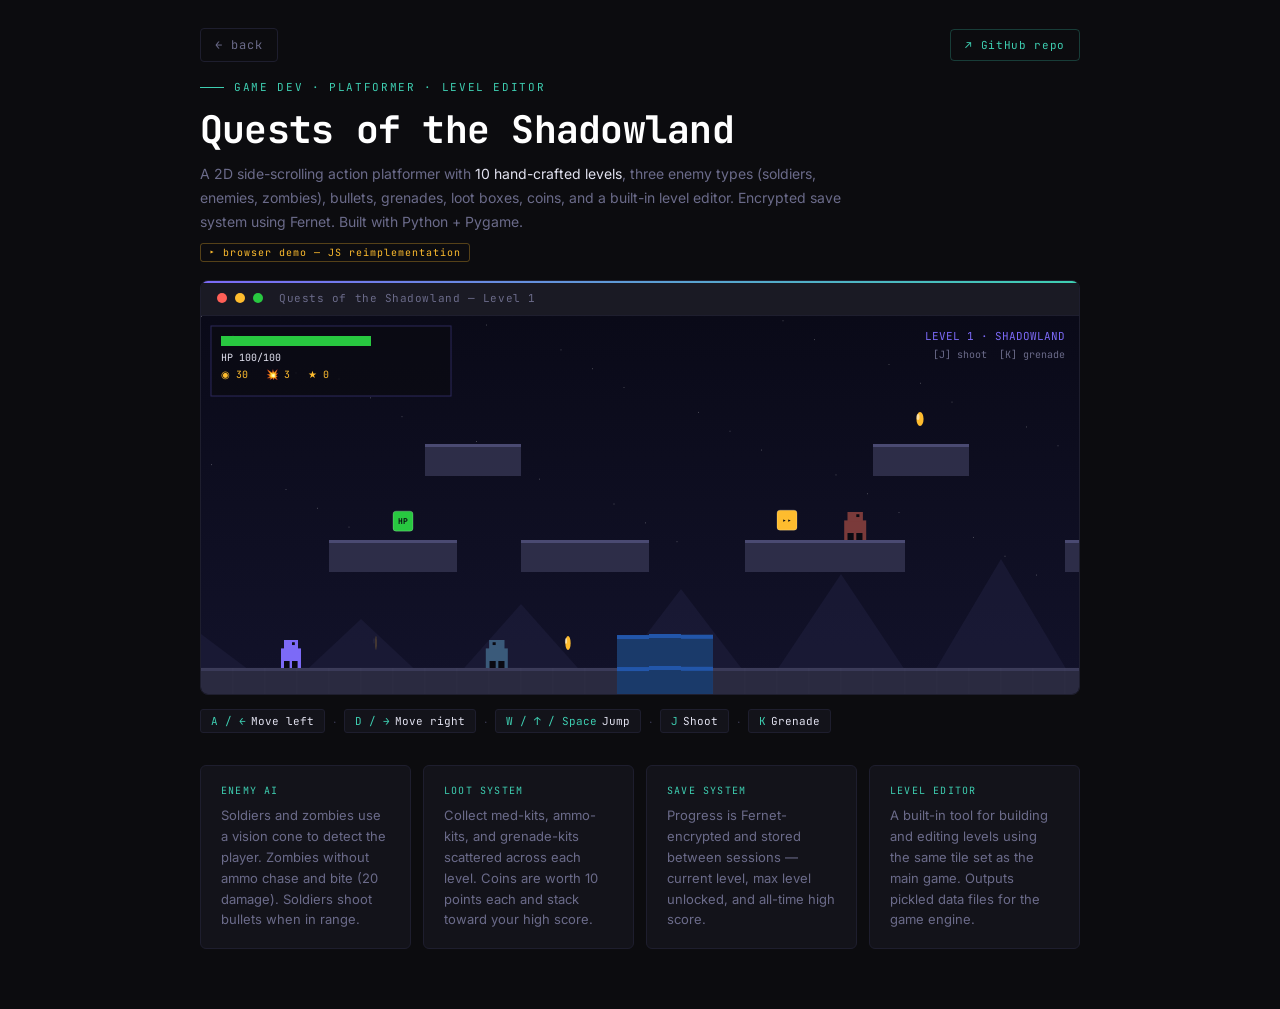
<file: platformer-demo.html>
<!DOCTYPE html>
<html lang="en">
<head>
<meta charset="UTF-8" />
<meta name="viewport" content="width=device-width, initial-scale=1.0, maximum-scale=1" />
<title>Quests of the Shadowland — Playable Demo</title>
<link href="https://fonts.googleapis.com/css2?family=JetBrains+Mono:wght@300;400;600;700&family=Inter:wght@300;400;500;600&display=swap" rel="stylesheet" />
<style>
  *,*::before,*::after{box-sizing:border-box;margin:0;padding:0;}
  :root{
    --bg:#0c0c0f; --surface:#13131a; --border:#1e1e2e;
    --accent:#7c6af7; --accent2:#3ecfb2; --dim:#3a3a52;
    --muted:#6b6b8a; --text:#e2e2f0; --bright:#ffffff;
    --red:#ff5f57; --yellow:#febc2e; --green:#28c840;
  }
  html{scroll-behavior:smooth;}
  body{
    background:var(--bg); color:var(--text); font-family:'Inter',sans-serif;
    min-height:100vh; display:flex; flex-direction:column; align-items:center;
    padding:28px 16px 60px;
  }
  .topbar{ width:100%; max-width:880px; display:flex; align-items:center; justify-content:space-between; margin-bottom:18px; flex-wrap:wrap; gap:10px;}
  .back{
    font-family:'JetBrains Mono',monospace; font-size:12px; color:var(--muted);
    text-decoration:none; letter-spacing:.08em; border:1px solid var(--border);
    padding:8px 14px; border-radius:4px; transition:.2s;
  }
  .back:hover{ color:var(--accent2); border-color:var(--accent2); }
  .repo-link{
    font-family:'JetBrains Mono',monospace; font-size:11px; color:var(--accent2);
    text-decoration:none; letter-spacing:.06em; border:1px solid rgba(62,207,178,0.25);
    padding:8px 14px; border-radius:4px; transition:.2s;
  }
  .repo-link:hover{ color:var(--bright); border-color:var(--accent2); }

  header.hero{ width:100%; max-width:880px; margin-bottom:18px; }
  .eyebrow{
    font-family:'JetBrains Mono',monospace; font-size:11px; color:var(--accent2);
    letter-spacing:.15em; text-transform:uppercase; margin-bottom:10px;
    display:flex; align-items:center; gap:10px;
  }
  .eyebrow::before{content:'';display:inline-block;width:24px;height:1px;background:var(--accent2);}
  h1{
    font-family:'JetBrains Mono',monospace; font-size:clamp(24px,5vw,38px);
    font-weight:700; color:var(--bright); letter-spacing:-0.02em; margin-bottom:8px;
  }
  .sub{ color:var(--muted); font-size:14px; line-height:1.7; max-width:660px; }
  .sub em{ color:var(--text); font-style:normal; }
  .wip-tag{
    display:inline-block; font-family:'JetBrains Mono',monospace; font-size:10px;
    color:var(--yellow); border:1px solid rgba(254,188,46,0.3); border-radius:3px;
    padding:2px 8px; letter-spacing:.1em; margin-top:10px;
  }

  .game-shell{
    width:100%; max-width:880px; background:var(--surface); border:1px solid var(--border);
    border-radius:8px; overflow:hidden; position:relative;
  }
  .game-shell::before{
    content:''; position:absolute; top:0; left:0; right:0; height:2px;
    background:linear-gradient(90deg,var(--accent),var(--accent2)); z-index:2;
  }
  .chrome-bar{
    background:#1a1a24; padding:10px 16px; display:flex; align-items:center; gap:8px;
    border-bottom:1px solid var(--border);
  }
  .dot{width:10px;height:10px;border-radius:50%;}
  .dot-r{background:var(--red);} .dot-y{background:var(--yellow);} .dot-g{background:var(--green);}
  .chrome-title{
    font-family:'JetBrains Mono',monospace; font-size:11px; color:var(--muted);
    margin-left:8px; letter-spacing:.05em;
  }

  canvas{display:block;width:100%;background:#0a0a12;}

  .controls-bar{
    width:100%; max-width:880px; margin-top:14px;
    display:flex; align-items:center; gap:8px; flex-wrap:wrap;
  }
  .key{
    font-family:'JetBrains Mono',monospace; font-size:11px;
    background:var(--surface); border:1px solid var(--border);
    color:var(--text); padding:4px 10px; border-radius:3px;
    display:inline-flex; align-items:center; gap:5px;
  }
  .key span{ color:var(--accent2); }
  .ctrl-sep{ color:var(--dim); font-size:12px; }

  .info-grid{
    width:100%; max-width:880px; margin-top:32px;
    display:grid; grid-template-columns:repeat(auto-fit,minmax(200px,1fr)); gap:12px;
  }
  .info-card{
    background:var(--surface); border:1px solid var(--border); border-radius:6px;
    padding:18px 20px;
  }
  .info-card .label{
    font-family:'JetBrains Mono',monospace; font-size:10px; color:var(--accent2);
    letter-spacing:.12em; text-transform:uppercase; margin-bottom:8px;
  }
  .info-card p{ color:var(--muted); font-size:13px; line-height:1.6; }
</style>
</head>
<body>

<div class="topbar">
  <a href="index.html" class="back">← back</a>
  <a href="https://github.com/jishnuharis/Quests-Of-The-Shadowland" target="_blank" class="repo-link">↗ GitHub repo</a>
</div>

<header class="hero">
  <div class="eyebrow">game dev · platformer · level editor</div>
  <h1>Quests of the Shadowland</h1>
  <p class="sub">A 2D side-scrolling action platformer with <em>10 hand-crafted levels</em>, three enemy types (soldiers, enemies, zombies), bullets, grenades, loot boxes, coins, and a built-in level editor. Encrypted save system using Fernet. Built with Python + Pygame.</p>
  <div class="wip-tag">▸ browser demo — JS reimplementation</div>
</header>

<div class="game-shell">
  <div class="chrome-bar">
    <div class="dot dot-r"></div>
    <div class="dot dot-y"></div>
    <div class="dot dot-g"></div>
    <span class="chrome-title">Quests of the Shadowland — Level 1</span>
  </div>
  <canvas id="c" height="380"></canvas>
</div>

<div class="controls-bar">
  <div class="key"><span>A / ←</span> Move left</div>
  <span class="ctrl-sep">·</span>
  <div class="key"><span>D / →</span> Move right</div>
  <span class="ctrl-sep">·</span>
  <div class="key"><span>W / ↑ / Space</span> Jump</div>
  <span class="ctrl-sep">·</span>
  <div class="key"><span>J</span> Shoot</div>
  <span class="ctrl-sep">·</span>
  <div class="key"><span>K</span> Grenade</div>
</div>

<div class="info-grid">
  <div class="info-card">
    <div class="label">Enemy AI</div>
    <p>Soldiers and zombies use a vision cone to detect the player. Zombies without ammo chase and bite (20 damage). Soldiers shoot bullets when in range.</p>
  </div>
  <div class="info-card">
    <div class="label">Loot System</div>
    <p>Collect med-kits, ammo-kits, and grenade-kits scattered across each level. Coins are worth 10 points each and stack toward your high score.</p>
  </div>
  <div class="info-card">
    <div class="label">Save System</div>
    <p>Progress is Fernet-encrypted and stored between sessions — current level, max level unlocked, and all-time high score.</p>
  </div>
  <div class="info-card">
    <div class="label">Level Editor</div>
    <p>A built-in tool for building and editing levels using the same tile set as the main game. Outputs pickled data files for the game engine.</p>
  </div>
</div>

<script>
const canvas = document.getElementById('c');
const ctx = canvas.getContext('2d');

// ── Responsive canvas ──────────────────────────────────────────────────────
function resize() {
  const W = canvas.parentElement.clientWidth;
  canvas.width  = W;
  canvas.height = Math.min(400, Math.round(W * 0.43));
}
resize();
window.addEventListener('resize', resize);

// ── Palette ────────────────────────────────────────────────────────────────
const C = {
  bg:    '#0a0a12',
  sky1:  '#12122a',
  sky2:  '#0a0a18',
  ground:'#1e1e2e',
  tile:  '#2a2a40',
  tilHL: '#3a3a58',
  accent:'#7c6af7',
  teal:  '#3ecfb2',
  red:   '#ff5f57',
  yellow:'#febc2e',
  green: '#28c840',
  coin:  '#febc2e',
  water: '#1a3a6a',
  waterH:'#2256aa',
  muted: '#6b6b8a',
  text:  '#e2e2f0',
  bullet:'#ffcc44',
  gbullet:'#4cff88',
};

// ── Tile map (0=air,1=ground,2=platform,3=water,4=spike_not_used) ─────────
const TW = 32, TH = 32;

function buildLevel() {
  const cols = Math.ceil(canvas.width / TW) + 20;
  const rows = Math.ceil(canvas.height / TH) + 2;
  const map  = Array.from({length:rows}, () => Array(cols).fill(0));

  // ground row
  const gr = rows - 3;
  for (let c = 0; c < cols; c++) map[gr][c] = 1;
  // rock below
  for (let r = gr+1; r < rows; r++) for (let c = 0; c < cols; c++) map[r][c] = 1;

  // platforms
  const plats = [
    {r:gr-4, c:4, w:4},
    {r:gr-4, c:10,w:4},
    {r:gr-7, c:7, w:3},
    {r:gr-4, c:17,w:5},
    {r:gr-7, c:21,w:3},
    {r:gr-4, c:27,w:4},
    {r:gr-8, c:30,w:3},
  ];
  plats.forEach(({r,c,w}) => {
    for (let i=0;i<w;i++) map[r][c+i] = 2;
  });

  // water pit
  for (let c = 13; c < 16; c++) { map[gr][c] = 3; map[gr-1][c] = 3; }

  return { map, gr, rows, cols };
}

let level = buildLevel();

// ── Camera ─────────────────────────────────────────────────────────────────
let camX = 0;

// ── Player ─────────────────────────────────────────────────────────────────
const GRAV = 0.45, JUMP_VEL = -9.5, SPEED = 2.8;
let player = {
  x:80, y:0, vx:0, vy:0, w:20, h:28,
  onGround:false, alive:true, hp:100, maxHp:100,
  ammo:30, grenades:3, score:0, facing:1,
  // animation
  frame:0, frameTimer:0, state:'idle', // idle|run|jump|dead
  shootCooldown:0, grenadeCooldown:0, invincible:0,
  respawnTimer:0,
};

function resetPlayer() {
  player.x=80; player.y=0; player.vx=0; player.vy=0;
  player.alive=true; player.hp=100; player.ammo=30;
  player.grenades=3; player.score=0; player.facing=1;
  player.frame=0; player.state='idle'; player.invincible=0;
  camX=0;
}

// ── Entities ───────────────────────────────────────────────────────────────
let coins  = [];
let loot   = [];
let enemies= [];
let bullets= [];
let gbullets=[];
let particles=[];
let door   = null;

function spawnEntities() {
  const {gr} = level;
  coins = [
    {x:5*TW+8, y:(gr-1)*TH, collected:false},
    {x:11*TW+8, y:(gr-1)*TH, collected:false},
    {x:22*TW+8, y:(gr-8)*TH, collected:false},
    {x:28*TW+8, y:(gr-1)*TH, collected:false},
    {x:31*TW+8, y:(gr-9)*TH, collected:false},
  ];
  loot = [
    {x:6*TW, y:(gr-5)*TH+4, type:'med', collected:false},
    {x:18*TW, y:(gr-5)*TH+4, type:'ammo', collected:false},
    {x:28*TW, y:(gr-5)*TH+4, type:'gren', collected:false},
  ];
  enemies = [
    {x:9*TW, y:(gr-1)*TH-28, vx:-0.8, vy:0, w:22, h:28, hp:30, maxHp:30, type:'soldier', facing:-1, frame:0, fTimer:0, alertTimer:0, shootCD:0, alive:true, onGround:false},
    {x:20*TW, y:(gr-5)*TH-28, vx:0.8, vy:0, w:22, h:28, hp:20, maxHp:20, type:'zombie', facing:1, frame:0, fTimer:0, alertTimer:0, biteCD:0, alive:true, onGround:false},
    {x:29*TW, y:(gr-1)*TH-28, vx:-0.6, vy:0, w:22, h:28, hp:30, maxHp:30, type:'soldier', facing:-1, frame:0, fTimer:0, alertTimer:0, shootCD:0, alive:true, onGround:false},
  ];
  door = {x:35*TW, y:(gr-1)*TH-48, w:28, h:48};
}

spawnEntities();

// ── Keys ───────────────────────────────────────────────────────────────────
const keys = {};
window.addEventListener('keydown', e=>{
  keys[e.code]=true;
  if(['Space','ArrowUp','ArrowLeft','ArrowRight'].includes(e.code)) e.preventDefault();
});
window.addEventListener('keyup',  e=>{ keys[e.code]=false; });

function keyDown(...codes){ return codes.some(c=>keys[c]); }

// ── Tile collision helpers ─────────────────────────────────────────────────
function tileAt(wx,wy){
  const c=Math.floor(wx/TW), r=Math.floor(wy/TH);
  const {map,rows,cols}=level;
  if(r<0||r>=rows||c<0||c>=cols) return 0;
  return map[r][c];
}
function solid(t){ return t===1||t===2; }
function isWater(t){ return t===3; }

function resolveY(ent){
  ent.vy += GRAV;
  ent.y  += ent.vy;
  ent.onGround = false;
  // feet
  const foot = ent.y + ent.h;
  const tL = tileAt(ent.x+2, foot);
  const tR = tileAt(ent.x+ent.w-2, foot);
  if((solid(tL)||solid(tR)) && ent.vy>=0){
    ent.y = Math.floor(foot/TH)*TH - ent.h;
    ent.vy = 0; ent.onGround = true;
  }
  // head
  const tHL = tileAt(ent.x+2, ent.y);
  const tHR = tileAt(ent.x+ent.w-2, ent.y);
  if((solid(tHL)||solid(tHR)) && ent.vy<0){
    ent.y = Math.floor(ent.y/TH)*TH + TH;
    ent.vy = 0;
  }
}

function resolveX(ent){
  ent.x += ent.vx;
  const mid = ent.y + ent.h/2;
  const bot = ent.y + ent.h - 2;
  // right wall
  const tR1=tileAt(ent.x+ent.w, mid), tR2=tileAt(ent.x+ent.w, bot);
  if(solid(tR1)||solid(tR2)){
    ent.x = Math.floor((ent.x+ent.w)/TW)*TW - ent.w;
    ent.vx = 0;
  }
  // left wall
  const tL1=tileAt(ent.x, mid), tL2=tileAt(ent.x, bot);
  if(solid(tL1)||solid(tL2)){
    ent.x = Math.floor(ent.x/TW)*TW + TW;
    ent.vx = 0;
  }
}

// ── AABB ───────────────────────────────────────────────────────────────────
function overlap(a,b){
  return a.x<b.x+b.w && a.x+a.w>b.x && a.y<b.y+b.h && a.y+a.h>b.y;
}

// ── Particle emitter ───────────────────────────────────────────────────────
function emit(x,y,color,n=8){
  for(let i=0;i<n;i++){
    const angle=Math.random()*Math.PI*2, spd=1+Math.random()*3;
    particles.push({x,y,vx:Math.cos(angle)*spd,vy:Math.sin(angle)*spd-2,
      color,life:1,decay:0.04+Math.random()*0.04,r:2+Math.random()*3});
  }
}

// ── Update ─────────────────────────────────────────────────────────────────
let levelCleared = false;
let showMessage = '';
let messageTimer = 0;

function update(){
  if(!player.alive){
    player.respawnTimer = (player.respawnTimer||0)+1;
    if(player.respawnTimer>120){ resetPlayer(); spawnEntities(); levelCleared=false; player.respawnTimer=0; }
    updateParticles(); return;
  }
  if(levelCleared){ updateParticles(); return; }

  // ── Player movement ──
  const movLeft  = keyDown('KeyA','ArrowLeft');
  const movRight = keyDown('KeyD','ArrowRight');
  const jump     = keyDown('KeyW','ArrowUp','Space');

  if(movLeft)  { player.vx = -SPEED; player.facing = -1; }
  else if(movRight){ player.vx = SPEED;  player.facing =  1; }
  else         { player.vx *= 0.7; }

  if(jump && player.onGround){ player.vy = JUMP_VEL; }

  resolveX(player);
  resolveY(player);

  // water death
  const footT = tileAt(player.x+player.w/2, player.y+player.h);
  if(isWater(footT) && player.alive){ killPlayer(); return; }

  // pit fall
  if(player.y > canvas.height+100 && player.alive){ killPlayer(); return; }

  // shooting
  if(player.shootCooldown>0) player.shootCooldown--;
  if(keyDown('KeyJ') && player.ammo>0 && player.shootCooldown===0){
    player.ammo--;
    player.shootCooldown = 14;
    bullets.push({x:player.x+player.w/2, y:player.y+14, vx:player.facing*9, vy:0, life:60, w:8,h:4});
    emit(player.x+(player.facing>0?player.w:0), player.y+14, C.bullet, 4);
  }

  // grenade
  if(player.grenadeCooldown>0) player.grenadeCooldown--;
  if(keyDown('KeyK') && player.grenades>0 && player.grenadeCooldown===0){
    player.grenades--;
    player.grenadeCooldown = 40;
    gbullets.push({x:player.x+player.w/2, y:player.y+10, vx:player.facing*6, vy:-5, life:90, w:8,h:8, exploded:false});
  }

  // invincibility
  if(player.invincible>0) player.invincible--;

  // ── Player animation ──
  if(!player.onGround) player.state='jump';
  else if(Math.abs(player.vx)>0.5) player.state='run';
  else player.state='idle';

  player.frameTimer++;
  const frameRate = player.state==='run' ? 6 : player.state==='idle' ? 20 : 10;
  if(player.frameTimer>=frameRate){ player.frame=(player.frame+1)%4; player.frameTimer=0; }

  // ── Bullets ──
  bullets = bullets.filter(b=>{
    b.x+=b.vx; b.life--;
    if(tileAt(b.x,b.y+b.h/2)===1||tileAt(b.x,b.y+b.h/2)===2){ emit(b.x,b.y,C.bullet,5); return false; }
    if(b.life<=0) return false;
    // hit enemy
    for(const e of enemies){
      if(!e.alive) continue;
      if(b.x>e.x&&b.x<e.x+e.w&&b.y>e.y&&b.y<e.y+e.h){
        e.hp-=15; emit(b.x,b.y,C.red,6);
        if(e.hp<=0){ e.alive=false; emit(e.x+e.w/2,e.y+e.h/2,C.red,12); player.score+=50; }
        return false;
      }
    }
    return true;
  });

  // ── Grenades ──
  gbullets = gbullets.filter(g=>{
    if(g.exploded) return false;
    g.vy+=GRAV*0.7; g.x+=g.vx; g.y+=g.vy; g.life--;
    if(solid(tileAt(g.x,g.y+g.h))||solid(tileAt(g.x,g.y))||g.life<=0){
      // explode
      emit(g.x,g.y,C.gbullet,20);
      emit(g.x,g.y,C.yellow,10);
      const radius=80;
      enemies.forEach(e=>{
        if(!e.alive) return;
        const dx=(e.x+e.w/2)-(g.x+g.w/2), dy=(e.y+e.h/2)-(g.y+g.h/2);
        if(Math.hypot(dx,dy)<radius){ e.hp-=50; if(e.hp<=0){e.alive=false;player.score+=50;} }
      });
      if(player.invincible===0){
        const dx=(player.x+player.w/2)-(g.x+g.w/2), dy=(player.y+player.h/2)-(g.y+g.h/2);
        if(Math.hypot(dx,dy)<radius/2){ damagePlayer(20); }
      }
      g.exploded=true; return false;
    }
    return true;
  });

  // ── Enemies ──
  for(const e of enemies){
    if(!e.alive) continue;
    const dx = (player.x+player.w/2)-(e.x+e.w/2);
    const dy = (player.y+player.h/2)-(e.y+e.h/2);
    const dist= Math.hypot(dx,dy);
    const sees = dist<160;

    if(sees){ e.alertTimer=Math.min(e.alertTimer+1,60); }
    else { e.alertTimer=Math.max(e.alertTimer-1,0); }

    const alert = e.alertTimer>20;

    if(alert){
      e.facing = dx>0?1:-1;
      if(e.type==='soldier'){
        e.vx = e.facing*1.2;
        e.shootCD = (e.shootCD||0)-1;
        if(dist<180 && (e.shootCD||0)<=0){
          e.shootCD=50;
          bullets.push({x:e.x+e.w/2,y:e.y+14, vx:e.facing*7, vy:0, life:50, w:7, h:3, fromEnemy:true});
        }
      } else {
        // zombie
        e.vx = e.facing*1.5;
        e.biteCD=(e.biteCD||0)-1;
        if(dist<30 && (e.biteCD||0)<=0){ e.biteCD=60; damagePlayer(20); }
      }
    } else {
      // patrol
      e.vx *= 0.8;
    }

    resolveX(e);
    resolveY(e);

    // bounce at edges
    if(!e.onGround&&alert){ /* let fall */ }
    if(e.vx===0) e.facing*=-1;

    // enemy bullets hit player
    // handled below in special bullet filter

    // animation
    e.fTimer++;
    if(e.fTimer>=8){ e.frame=(e.frame+1)%4; e.fTimer=0; }
  }

  // enemy bullets hit player
  bullets = bullets.filter(b=>{
    if(!b.fromEnemy) return true;
    if(overlap({x:b.x,y:b.y,w:b.w,h:b.h}, player)){
      damagePlayer(10); emit(b.x,b.y,C.red,5); return false;
    }
    return true;
  });

  // ── Coins ──
  coins.forEach(c=>{
    if(c.collected) return;
    if(overlap({x:c.x,y:c.y,w:14,h:14},player)){
      c.collected=true; player.score+=10; emit(c.x+7,c.y+7,C.coin,6);
    }
  });

  // ── Loot ──
  loot.forEach(l=>{
    if(l.collected) return;
    if(overlap({x:l.x,y:l.y,w:20,h:20},player)){
      l.collected=true;
      if(l.type==='med'){ player.hp=Math.min(player.maxHp,player.hp+40); emit(l.x,l.y,C.green,8); }
      else if(l.type==='ammo'){ player.ammo=Math.min(99,player.ammo+20); emit(l.x,l.y,C.yellow,8); }
      else { player.grenades=Math.min(9,player.grenades+2); emit(l.x,l.y,C.teal,8); }
    }
  });

  // ── Door ──
  if(door && overlap(player,door)){
    levelCleared=true;
    showMessage='LEVEL COMPLETE!';
    messageTimer=180;
    emit(door.x+door.w/2, door.y+door.h/2, C.teal, 30);
  }

  if(messageTimer>0) messageTimer--;

  // ── Camera ──
  const targetCam = player.x - canvas.width*0.35;
  camX += (targetCam-camX)*0.08;
  camX = Math.max(0, camX);

  updateParticles();
}

function damagePlayer(dmg){
  if(player.invincible>0) return;
  player.hp -= dmg;
  player.invincible = 60;
  emit(player.x+player.w/2, player.y+player.h/2, C.red, 8);
  if(player.hp<=0) killPlayer();
}

function killPlayer(){
  player.alive=false;
  player.respawnTimer=0;
  emit(player.x+player.w/2, player.y+player.h/2, C.red, 20);
  emit(player.x+player.w/2, player.y+player.h/2, C.yellow, 10);
}

function updateParticles(){
  particles=particles.filter(p=>{
    p.x+=p.vx; p.y+=p.vy; p.vy+=0.15;
    p.life-=p.decay;
    return p.life>0;
  });
}

// ── Draw helpers ───────────────────────────────────────────────────────────
function drawTile(c,r,type){
  const sx=c*TW-camX, sy=r*TH;
  if(sx+TW<0||sx>canvas.width||sy+TH<0||sy>canvas.height) return;
  if(type===1){
    ctx.fillStyle=C.tile;
    ctx.fillRect(sx,sy,TW,TH);
    ctx.fillStyle=C.tilHL;
    ctx.fillRect(sx,sy,TW,3);
    // subtle grid line
    ctx.strokeStyle='rgba(255,255,255,0.04)';
    ctx.lineWidth=0.5;
    ctx.strokeRect(sx,sy,TW,TH);
  } else if(type===2){
    ctx.fillStyle='#2d2d48';
    ctx.fillRect(sx,sy,TW,TH);
    ctx.fillStyle='#4a4a72';
    ctx.fillRect(sx,sy,TW,3);
  } else if(type===3){
    const wave=Math.sin(Date.now()*0.003+c)*2;
    ctx.fillStyle=C.water;
    ctx.fillRect(sx,sy+wave,TW,TH-wave);
    ctx.fillStyle=C.waterH;
    ctx.fillRect(sx,sy+wave,TW,4);
  }
}

function drawCharacter(x,y,w,h,facing,frame,state,color,hp,maxHp,alive){
  const sx=x-camX;
  ctx.save();
  ctx.translate(sx+w/2, y+h/2);
  if(facing<0) ctx.scale(-1,1);
  ctx.translate(-w/2,-h/2);

  // body
  ctx.fillStyle=color;
  ctx.fillRect(0,h*0.3,w,h*0.7);
  // head
  ctx.fillStyle=color;
  ctx.fillRect(w*0.15,0,w*0.7,h*0.35);
  // eyes
  ctx.fillStyle='#0a0a12';
  ctx.fillRect(w*0.55,h*0.08,w*0.14,h*0.1);

  if(state==='run'){
    const legOff=Math.sin(frame*Math.PI/2)*5;
    ctx.fillStyle=color;
    ctx.fillRect(w*0.15,h*0.75,w*0.28,h*0.25+legOff);
    ctx.fillRect(w*0.55,h*0.75,w*0.28,h*0.25-legOff);
  } else if(state==='jump'){
    ctx.fillStyle=color;
    ctx.fillRect(w*0.1,h*0.75,w*0.3,h*0.15);
    ctx.fillRect(w*0.6,h*0.75,w*0.3,h*0.2);
  } else {
    ctx.fillRect(w*0.15,h*0.75,w*0.28,h*0.25);
    ctx.fillRect(w*0.55,h*0.75,w*0.28,h*0.25);
  }

  ctx.restore();

  // HP bar
  if(hp<maxHp){
    const bx=sx, by=y-8, bw=w;
    ctx.fillStyle='#1a1a2e';
    ctx.fillRect(bx,by,bw,4);
    ctx.fillStyle=hp>maxHp*0.5?C.green:hp>maxHp*0.25?C.yellow:C.red;
    ctx.fillRect(bx,by,bw*(hp/maxHp),4);
  }
}

function drawPlayerCharacter(){
  const p=player;
  if(!p.alive) return;
  const flash = p.invincible>0 && Math.floor(p.invincible/4)%2===0;
  if(flash) return;
  drawCharacter(p.x,p.y,p.w,p.h,p.facing,p.frame,p.state,C.accent,p.hp,p.maxHp,true);
}

function drawBackground(){
  // sky gradient
  const grad=ctx.createLinearGradient(0,0,0,canvas.height);
  grad.addColorStop(0,C.sky2);
  grad.addColorStop(1,C.sky1);
  ctx.fillStyle=grad;
  ctx.fillRect(0,0,canvas.width,canvas.height);

  // parallax stars
  ctx.fillStyle='rgba(255,255,255,0.25)';
  for(let i=0;i<40;i++){
    const sx=(i*137.5+camX*0.15)%canvas.width;
    const sy=(i*89.3)%canvas.height*0.7;
    ctx.fillRect(sx,sy,1,1);
  }

  // parallax mountains
  ctx.fillStyle='rgba(30,30,60,0.6)';
  for(let i=0;i<8;i++){
    const mx=(i*160-camX*0.25)%((canvas.width)+320)-80;
    const mh=60+i*15;
    ctx.beginPath();
    ctx.moveTo(mx,canvas.height);
    ctx.lineTo(mx+80,canvas.height-mh);
    ctx.lineTo(mx+160,canvas.height);
    ctx.fill();
  }
}

// ── Coin spin animation ────────────────────────────────────────────────────
let coinAnim=0;
function drawCoin(cx,cy){
  coinAnim;
  const scale=Math.abs(Math.cos(Date.now()*0.005+cx));
  const sx=cx-camX;
  ctx.fillStyle=C.coin;
  ctx.beginPath();
  ctx.ellipse(sx+7, cy+7, 7*scale, 7, 0, 0, Math.PI*2);
  ctx.fill();
  ctx.fillStyle='#fff8';
  ctx.beginPath();
  ctx.ellipse(sx+5, cy+5, 3*scale, 3, 0, 0, Math.PI*2);
  ctx.fill();
}

function drawLoot(lx,ly,type){
  const sx=lx-camX;
  const bob=Math.sin(Date.now()*0.004+lx)*2;
  const colors={med:C.green, ammo:C.yellow, gren:C.teal};
  const labels={med:'HP', ammo:'▸▸', gren:'💥'};
  ctx.fillStyle=colors[type];
  ctx.strokeStyle='rgba(255,255,255,0.2)';
  ctx.lineWidth=1;
  ctx.beginPath();
  ctx.roundRect(sx,ly+bob,20,20,3);
  ctx.fill(); ctx.stroke();
  ctx.fillStyle='#0a0a12';
  ctx.font='bold 8px JetBrains Mono';
  ctx.textAlign='center';
  ctx.fillText(labels[type],sx+10,ly+bob+13);
}

function drawDoor(d){
  const sx=d.x-camX;
  const glow=0.5+0.5*Math.sin(Date.now()*0.003);
  ctx.shadowColor=C.teal;
  ctx.shadowBlur=12*glow;
  ctx.fillStyle='#1a4a40';
  ctx.fillRect(sx,d.y,d.w,d.h);
  ctx.strokeStyle=C.teal;
  ctx.lineWidth=2;
  ctx.strokeRect(sx,d.y,d.w,d.h);
  // door frame glow
  ctx.fillStyle=`rgba(62,207,178,${0.3*glow})`;
  ctx.fillRect(sx+2,d.y+2,d.w-4,d.h-4);
  ctx.shadowBlur=0;
  ctx.fillStyle=C.teal;
  ctx.font='10px JetBrains Mono';
  ctx.textAlign='center';
  ctx.fillText('EXIT',sx+d.w/2,d.y+d.h/2+4);
}

function drawHUD(){
  // HUD background
  ctx.fillStyle='rgba(10,10,18,0.7)';
  ctx.fillRect(10,10,240,70);
  ctx.strokeStyle='rgba(124,106,247,0.3)';
  ctx.lineWidth=1;
  ctx.strokeRect(10,10,240,70);

  // HP bar
  ctx.fillStyle='#1a1a2e'; ctx.fillRect(20,20,150,10);
  const hpRatio=player.hp/player.maxHp;
  ctx.fillStyle=hpRatio>0.5?C.green:hpRatio>0.25?C.yellow:C.red;
  ctx.fillRect(20,20,150*hpRatio,10);
  ctx.fillStyle=C.text; ctx.font='10px JetBrains Mono';
  ctx.textAlign='left';
  ctx.fillText(`HP ${player.hp}/${player.maxHp}`,20,45);

  ctx.fillStyle=C.yellow;
  ctx.fillText(`◉ ${player.ammo}   💥 ${player.grenades}   ★ ${player.score}`,20,62);

  // level info
  ctx.fillStyle=C.accent;
  ctx.textAlign='right';
  ctx.font='11px JetBrains Mono';
  ctx.fillText('LEVEL 1 · SHADOWLAND',canvas.width-14,24);
  ctx.fillStyle=C.muted;
  ctx.font='10px JetBrains Mono';
  ctx.fillText('[J] shoot  [K] grenade',canvas.width-14,42);
}

function drawMessages(){
  if(messageTimer>0 && showMessage){
    const alpha=Math.min(1, messageTimer/30);
    ctx.save();
    ctx.globalAlpha=alpha;
    ctx.fillStyle='rgba(10,10,18,0.8)';
    ctx.fillRect(canvas.width/2-150, canvas.height/2-30, 300, 60);
    ctx.fillStyle=C.teal;
    ctx.font='bold 22px JetBrains Mono';
    ctx.textAlign='center';
    ctx.fillText(showMessage, canvas.width/2, canvas.height/2+8);
    ctx.restore();
  }
  if(!player.alive){
    ctx.fillStyle='rgba(10,10,18,0.75)';
    ctx.fillRect(0,0,canvas.width,canvas.height);
    ctx.fillStyle=C.red;
    ctx.font='bold 26px JetBrains Mono';
    ctx.textAlign='center';
    ctx.fillText('YOU DIED', canvas.width/2, canvas.height/2-10);
    ctx.fillStyle=C.muted;
    ctx.font='13px JetBrains Mono';
    ctx.fillText('respawning...', canvas.width/2, canvas.height/2+18);
  }
  if(levelCleared && messageTimer<=0){
    ctx.fillStyle='rgba(10,10,18,0.8)';
    ctx.fillRect(canvas.width/2-160, canvas.height/2-40, 320, 80);
    ctx.fillStyle=C.teal;
    ctx.font='bold 24px JetBrains Mono';
    ctx.textAlign='center';
    ctx.fillText('LEVEL COMPLETE!', canvas.width/2, canvas.height/2-4);
    ctx.fillStyle=C.yellow;
    ctx.font='14px JetBrains Mono';
    ctx.fillText(`Score: ${player.score}`, canvas.width/2, canvas.height/2+22);
  }
}

// ── Main draw ──────────────────────────────────────────────────────────────
function draw(){
  ctx.clearRect(0,0,canvas.width,canvas.height);
  drawBackground();

  // tiles
  const {map,rows,cols}=level;
  for(let r=0;r<rows;r++)
    for(let c=0;c<cols;c++)
      if(map[r][c]) drawTile(c,r,map[r][c]);

  // door
  if(door) drawDoor(door);

  // loot
  loot.forEach(l=>{ if(!l.collected) drawLoot(l.x,l.y,l.type); });

  // coins
  coins.forEach(c=>{ if(!c.collected) drawCoin(c.x,c.y); });

  // enemies
  enemies.forEach(e=>{
    if(!e.alive) return;
    const color = e.type==='zombie'?'#7a3a3a':'#3a5a7a';
    const state = Math.abs(e.vx)>0.5?'run':'idle';
    drawCharacter(e.x,e.y,e.w,e.h,e.facing,e.frame,state,color,e.hp,e.maxHp,true);
  });

  // player
  drawPlayerCharacter();

  // bullets
  bullets.forEach(b=>{
    ctx.fillStyle = b.fromEnemy ? C.red : C.bullet;
    ctx.fillRect(b.x-camX, b.y, b.w, b.h);
  });

  // grenades
  gbullets.forEach(g=>{
    ctx.fillStyle=C.gbullet;
    ctx.beginPath();
    ctx.arc(g.x-camX+g.w/2,g.y+g.h/2,5,0,Math.PI*2);
    ctx.fill();
  });

  // particles
  particles.forEach(p=>{
    ctx.globalAlpha=p.life;
    ctx.fillStyle=p.color;
    ctx.beginPath();
    ctx.arc(p.x-camX,p.y,p.r*p.life,0,Math.PI*2);
    ctx.fill();
  });
  ctx.globalAlpha=1;

  drawHUD();
  drawMessages();
}

// ── Loop ───────────────────────────────────────────────────────────────────
function loop(){
  update();
  draw();
  requestAnimationFrame(loop);
}
loop();
</script>
</body>
</html>
</file>
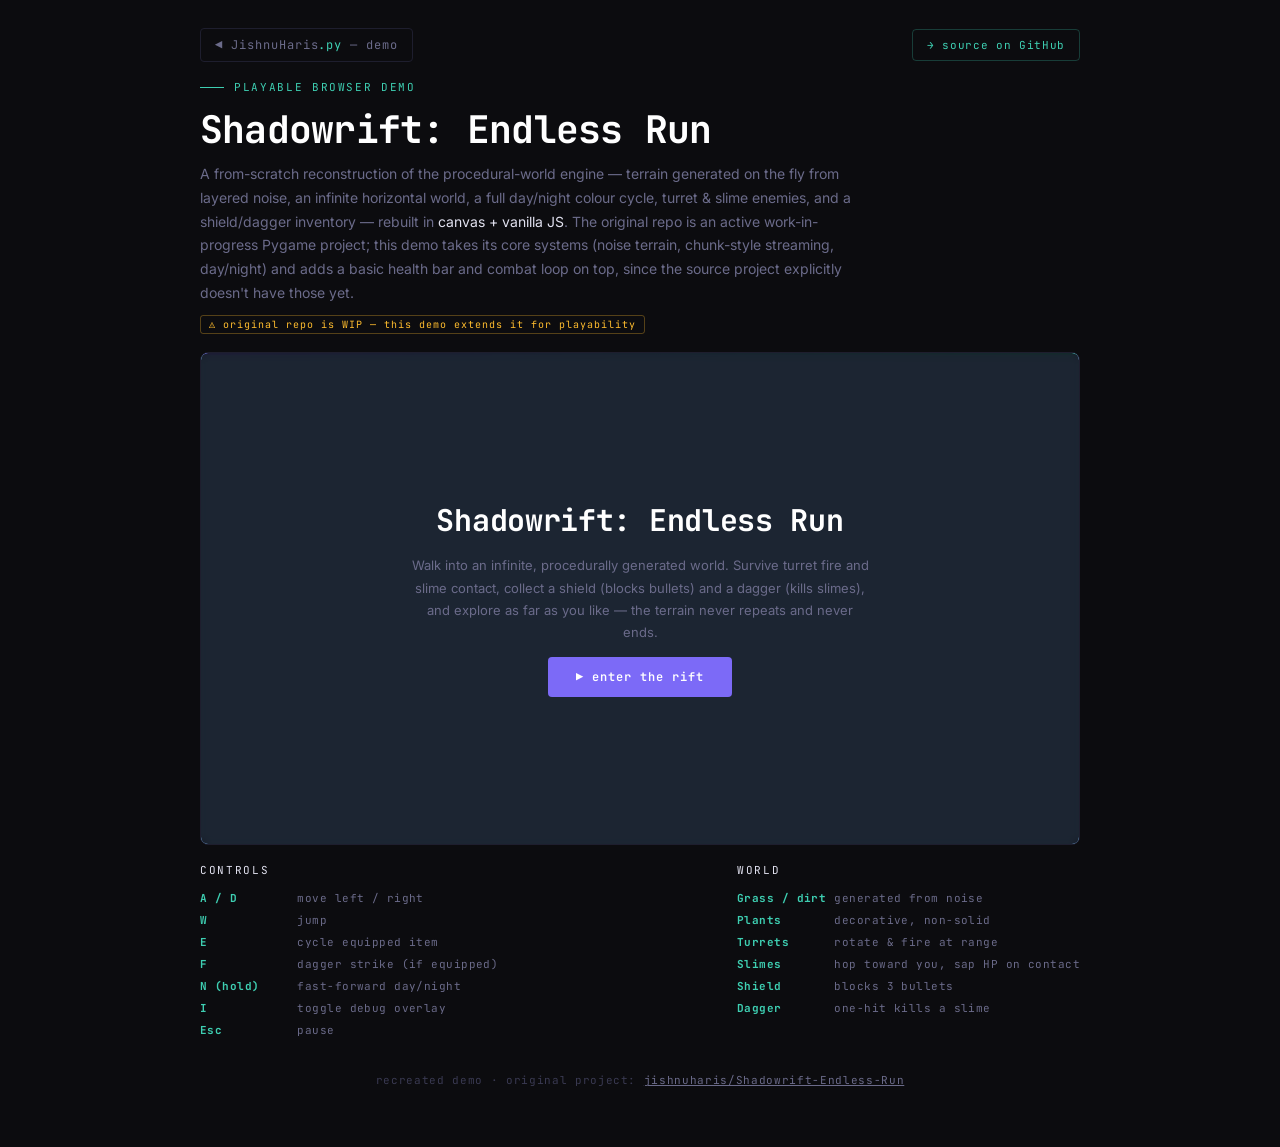
<file: terrain-demo.html>
<!DOCTYPE html>
<html lang="en">
<head>
<meta charset="UTF-8" />
<meta name="viewport" content="width=device-width, initial-scale=1.0, maximum-scale=1" />
<title>Shadowrift: Endless Run — Playable Demo</title>
<link href="https://fonts.googleapis.com/css2?family=JetBrains+Mono:wght@300;400;600;700&family=Inter:wght@300;400;500;600&display=swap" rel="stylesheet" />
<style>
  *,*::before,*::after{box-sizing:border-box;margin:0;padding:0;}
  :root{
    --bg:#0c0c0f; --surface:#13131a; --border:#1e1e2e;
    --accent:#7c6af7; --accent2:#3ecfb2; --dim:#3a3a52;
    --muted:#6b6b8a; --text:#e2e2f0; --bright:#ffffff;
    --red:#ff5f57; --yellow:#febc2e; --green:#28c840;
  }
  html{scroll-behavior:smooth;}
  body{
    background:var(--bg); color:var(--text); font-family:'Inter',sans-serif;
    min-height:100vh; display:flex; flex-direction:column; align-items:center;
    padding:28px 16px 60px;
  }
  .topbar{ width:100%; max-width:880px; display:flex; align-items:center; justify-content:space-between; margin-bottom:18px; flex-wrap:wrap; gap:10px;}
  .back{
    font-family:'JetBrains Mono',monospace; font-size:12px; color:var(--muted);
    text-decoration:none; letter-spacing:.08em; border:1px solid var(--border);
    padding:8px 14px; border-radius:4px; transition:.2s;
  }
  .repo-link{
    font-family:'JetBrains Mono',monospace; font-size:11px; color:var(--accent2);
    text-decoration:none; letter-spacing:.06em; border:1px solid rgba(62,207,178,0.25);
    padding:8px 14px; border-radius:4px; transition:.2s;
  }
  .repo-link:hover{ color:var(--bright); border-color:var(--accent2); }

  header.hero{ width:100%; max-width:880px; margin-bottom:18px; }
  .eyebrow{
    font-family:'JetBrains Mono',monospace; font-size:11px; color:var(--accent2);
    letter-spacing:.15em; text-transform:uppercase; margin-bottom:10px;
    display:flex; align-items:center; gap:10px;
  }
  .eyebrow::before{content:'';display:inline-block;width:24px;height:1px;background:var(--accent2);}
  h1{
    font-family:'JetBrains Mono',monospace; font-size:clamp(24px,5vw,38px);
    font-weight:700; color:var(--bright); letter-spacing:-0.02em; margin-bottom:8px;
  }
  .sub{ color:var(--muted); font-size:14px; line-height:1.7; max-width:660px; }
  .sub em{ color:var(--text); font-style:normal; }
  .wip-tag{
    display:inline-block; font-family:'JetBrains Mono',monospace; font-size:10px;
    color:var(--yellow); border:1px solid rgba(254,188,46,0.3); border-radius:3px;
    padding:2px 8px; letter-spacing:.1em; margin-top:10px;
  }

  .game-shell{
    width:100%; max-width:880px; background:var(--surface); border:1px solid var(--border);
    border-radius:8px; overflow:hidden; position:relative;
  }
  .game-shell::before{
    content:''; position:absolute; top:0; left:0; right:0; height:2px;
    background:linear-gradient(90deg,var(--accent),var(--accent2)); z-index:2;
  }
  canvas{
    display:block; width:100%; height:auto; background:#0c0c14; cursor:pointer;
    transition: filter .25s;
  }
  canvas.paused{ filter: blur(6px) brightness(0.6); }
  .overlay{
    position:absolute; inset:0; display:flex; flex-direction:column; align-items:center;
    justify-content:center; text-align:center; background:rgba(8,8,12,0.82);
    backdrop-filter:blur(3px); padding:24px; gap:14px; z-index:3;
  }
  .overlay.hidden{ display:none; }
  .overlay h2{
    font-family:'JetBrains Mono',monospace; font-size:clamp(20px,4vw,30px);
    color:var(--bright); letter-spacing:-0.01em;
  }
  .overlay p{ color:var(--muted); font-size:13px; max-width:460px; line-height:1.7; }
  .overlay .stat{ font-family:'JetBrains Mono',monospace; font-size:13px; color:var(--accent2); }
  .btn{
    font-family:'JetBrains Mono',monospace; font-size:12px; letter-spacing:.08em;
    padding:12px 28px; border-radius:4px; text-decoration:none; font-weight:600;
    transition:.2s; cursor:pointer; border:none; background:var(--accent); color:#fff;
  }
  .btn:hover{ background:#9585ff; transform:translateY(-1px); }
  .btn-ghost{ background:transparent; color:var(--muted); border:1px solid var(--border); }
  .btn-ghost:hover{ border-color:var(--accent2); color:var(--accent2); }

  .controls-bar{
    width:100%; max-width:880px; margin-top:14px; display:flex; gap:18px;
    flex-wrap:wrap; justify-content:space-between; align-items:flex-start;
  }
  .legend{
    font-family:'JetBrains Mono',monospace; font-size:11px; color:var(--muted);
    line-height:2; letter-spacing:.04em;
  }
  .legend b{ color:var(--accent2); display:inline-block; min-width:90px; }
  .legend-title{ color:var(--text); font-size:11px; text-transform:uppercase; letter-spacing:.15em; margin-bottom:6px; }

  .touch-controls{ display:none; gap:10px; flex-wrap:wrap; }
  .touch-btn{
    width:54px; height:54px; border-radius:8px; border:1px solid var(--border);
    background:var(--surface); color:var(--text); font-family:'JetBrains Mono',monospace;
    font-size:11px; display:flex; align-items:center; justify-content:center;
    user-select:none; -webkit-user-select:none; touch-action:none;
  }
  .touch-btn:active{ border-color:var(--accent); color:var(--accent2); }

  @media (max-width:700px){
    .touch-controls{ display:flex; }
    .legend{ display:none; }
  }

  footer{
    margin-top:32px; font-family:'JetBrains Mono',monospace; font-size:11px;
    color:var(--dim); letter-spacing:.06em; text-align:center;
  }
  footer a{ color:var(--muted); }
</style>
</head>
<body>

  <div class="topbar">
    <span class="back" style="cursor:default;">◀ JishnuHaris<span style="color:var(--accent2)">.py</span> — demo</span>
    <a class="repo-link" href="https://github.com/jishnuharis/Shadowrift-Endless-Run" target="_blank">→ source on GitHub</a>
  </div>

  <header class="hero">
    <div class="eyebrow">playable browser demo</div>
    <h1>Shadowrift: Endless Run</h1>
    <p class="sub">
      A from-scratch reconstruction of the procedural-world engine — terrain generated on the
      fly from layered noise, an infinite horizontal world, a full day/night colour cycle,
      turret &amp; slime enemies, and a shield/dagger inventory — rebuilt in <em>canvas + vanilla
      JS</em>. The original repo is an active work-in-progress Pygame project; this demo takes
      its core systems (noise terrain, chunk-style streaming, day/night) and adds a basic
      health bar and combat loop on top, since the source project explicitly doesn't have
      those yet.
    </p>
    <div class="wip-tag">⚠ original repo is WIP — this demo extends it for playability</div>
  </header>

  <div class="game-shell">
    <canvas id="game" width="800" height="448"></canvas>

    <div class="overlay" id="menuOverlay">
      <h2>Shadowrift: Endless Run</h2>
      <p>Walk into an infinite, procedurally generated world. Survive turret fire and slime
         contact, collect a shield (blocks bullets) and a dagger (kills slimes), and explore
         as far as you like — the terrain never repeats and never ends.</p>
      <button class="btn" id="startBtn">▶ enter the rift</button>
    </div>

    <div class="overlay hidden" id="deathOverlay">
      <h2>You Fell</h2>
      <p id="deathQuery" class="stat"></p>
      <p class="stat" id="deathDist"></p>
      <button class="btn" id="restartBtn">↻ new world</button>
    </div>

    <div class="overlay hidden" id="pauseOverlay">
      <h2>Paused</h2>
      <p>Press Escape to resume.</p>
    </div>
  </div>

  <div class="controls-bar">
    <div class="legend">
      <div class="legend-title">controls</div>
      <div><b>A / D</b> move left / right</div>
      <div><b>W</b> jump</div>
      <div><b>E</b> cycle equipped item</div>
      <div><b>F</b> dagger strike (if equipped)</div>
      <div><b>N (hold)</b> fast-forward day/night</div>
      <div><b>I</b> toggle debug overlay</div>
      <div><b>Esc</b> pause</div>
    </div>
    <div class="legend">
      <div class="legend-title">world</div>
      <div><b>Grass / dirt</b> generated from noise</div>
      <div><b>Plants</b> decorative, non-solid</div>
      <div><b>Turrets</b> rotate &amp; fire at range</div>
      <div><b>Slimes</b> hop toward you, sap HP on contact</div>
      <div><b>Shield</b> blocks 3 bullets</div>
      <div><b>Dagger</b> one-hit kills a slime</div>
    </div>
  </div>

  <div class="controls-bar touch-controls" style="margin-top:0;">
    <div style="display:flex;gap:10px;">
      <div class="touch-btn" id="tLeft">◀</div>
      <div class="touch-btn" id="tRight">▶</div>
      <div class="touch-btn" id="tJump">JUMP</div>
    </div>
    <div style="display:flex;gap:10px;">
      <div class="touch-btn" id="tEquip">E</div>
      <div class="touch-btn" id="tDagger">F</div>
    </div>
  </div>

  <footer>
    recreated demo · original project: <a href="https://github.com/jishnuharis/Shadowrift-Endless-Run" target="_blank">jishnuharis/Shadowrift-Endless-Run</a>
  </footer>

<script>
(() => {
  const TILE = 28;
  const CW = 800, CH = 448;
  const GRAVITY = 0.5;
  const MAX_FALL = 12;
  const JUMP_VEL = -9.5;
  const SPEED = 3;

  const canvas = document.getElementById('game');
  const ctx = canvas.getContext('2d');

  // ---------- Seeded noise ----------
  let SEED = Math.floor(Math.random()*1e6);
  function hash(n){
    let x = Math.sin(n*127.1 + SEED*311.7)*43758.5453123;
    return x - Math.floor(x);
  }
  function noise1D(x){
    const i = Math.floor(x), f = x-i;
    const a = hash(i), b = hash(i+1);
    const u = f*f*(3-2*f);
    return a + (b-a)*u;
  }
  function fractalNoise(x){
    let total=0, freq=1, amp=1, max=0;
    for(let o=0;o<4;o++){
      total += (noise1D(x*freq*0.06)*2-1)*amp;
      max += amp;
      amp *= 0.5; freq *= 2;
    }
    return (total/max+1)/2; // 0..1
  }
  function surfaceRow(col){
    const h = Math.round(fractalNoise(col)*16);
    return 8 - h; // -8..8
  }
  // tile types: 0 air, 1 grass(solid), 2 dirt(solid), 3 plant(deco), 4 turret marker, 5 collectible marker
  function tileType(col,row){
    const sr = surfaceRow(col);
    if(row===sr) return 1;
    if(row>sr) return 2;
    if(row===sr-1){
      const v = hash(col*7.123 + 0.5);
      if(v < 0.03) return 4;
      if(v < 0.18) return 3;
      if(v < 0.22) return 5;
    }
    return 0;
  }
  function isSolid(t){ return t===1 || t===2; }

  // ---------- World / entity state ----------
  const spawnedCols = new Set();
  let turrets, slimes, collectibles, bullets, particles;
  let dayTime = 0.25; // 0..1, 0=dawn 0.25=day 0.5=dusk 0.75=night
  let player, camX, camY, frame, state, debug, paused, fastForward;
  let inventory = []; // collected item types
  let equippedIdx = -1; // -1 = none
  let furthestX = 0;

  function lerpColor(a,b,t){
    return [
      Math.round(a[0]+(b[0]-a[0])*t),
      Math.round(a[1]+(b[1]-a[1])*t),
      Math.round(a[2]+(b[2]-a[2])*t)
    ];
  }
  const SKY = {
    dawn:  [232,164,140],
    day:   [120,170,224],
    dusk:  [196,108,120],
    night: [18,18,38]
  };
  function skyColor(t){
    // t in 0..1 -> dawn(0) -> day(0.25) -> dusk(0.5) -> night(0.75) -> dawn(1)
    const stops = [SKY.dawn, SKY.day, SKY.dusk, SKY.night, SKY.dawn];
    const seg = t*4;
    const i = Math.floor(seg)%4;
    const f = seg - Math.floor(seg);
    return lerpColor(stops[i], stops[i+1], f);
  }

  function reset(){
    SEED = Math.floor(Math.random()*1e6);
    spawnedCols.clear();
    turrets=[]; slimes=[]; collectibles=[]; bullets=[]; particles=[];
    inventory=[]; equippedIdx=-1;
    dayTime = 0.25;
    frame=0; paused=false; fastForward=false; debug=false;
    furthestX = 0;
    const startCol = 0;
    const sr = surfaceRow(startCol);
    player = {
      x: startCol*TILE+4, y:(sr)*TILE-32, w:20, h:32, vx:0, vy:0, onGround:false,
      health:100, maxHealth:100, facing:1, invuln:0, daggerCooldown:0
    };
    camX = player.x - CW/2;
    camY = player.y - CH/2;
  }
  reset();

  function rectsOverlap(a,b){
    return a.x < b.x+b.w && a.x+a.w > b.x && a.y < b.y+b.h && a.y+a.h > b.y;
  }

  function moveAndCollide(e, dx, dy){
    e.onGround = false;
    e.x += dx;
    let c0=Math.floor(e.x/TILE), c1=Math.floor((e.x+e.w-1)/TILE);
    let r0=Math.floor(e.y/TILE), r1=Math.floor((e.y+e.h-1)/TILE);
    for(let r=r0;r<=r1;r++) for(let c=c0;c<=c1;c++){
      if(isSolid(tileType(c,r))){
        if(dx>0) e.x = c*TILE - e.w;
        else if(dx<0) e.x = (c+1)*TILE;
        c0=Math.floor(e.x/TILE); c1=Math.floor((e.x+e.w-1)/TILE);
      }
    }
    e.y += dy;
    c0=Math.floor(e.x/TILE); c1=Math.floor((e.x+e.w-1)/TILE);
    r0=Math.floor(e.y/TILE); r1=Math.floor((e.y+e.h-1)/TILE);
    for(let r=r0;r<=r1;r++) for(let c=c0;c<=c1;c++){
      if(isSolid(tileType(c,r))){
        if(dy>0){ e.y = r*TILE - e.h; e.vy=0; e.onGround=true; }
        else if(dy<0){ e.y = (r+1)*TILE; e.vy=0; }
        r0=Math.floor(e.y/TILE); r1=Math.floor((e.y+e.h-1)/TILE);
      }
    }
  }

  // ---------- World streaming ----------
  function streamWorld(){
    const c0 = Math.floor(camX/TILE)-2, c1 = Math.ceil((camX+CW)/TILE)+2;
    for(let c=c0;c<=c1;c++){
      if(spawnedCols.has(c)) continue;
      spawnedCols.add(c);
      const sr = surfaceRow(c);
      const t = tileType(c, sr-1);
      if(t===4){
        turrets.push({
          col:c, x:c*TILE, y:(sr-1)*TILE, w:TILE, h:TILE,
          angle:0, cooldown: 60+Math.floor(hash(c*3.1)*60)
        });
      } else {
        // separate slime roll
        const sv = hash(c*13.37+9);
        if(sv < 0.05){
          slimes.push({
            col:c, x:c*TILE+2, y:(sr-1)*TILE-12, w:22, h:16, vx:0, vy:0,
            onGround:false, alive:true, jumpTimer: 40+Math.floor(hash(c*5.5)*60)
          });
        }
        if(t===5){
          const kind = hash(c*21.9) < 0.5 ? 'shield' : 'dagger';
          collectibles.push({col:c, x:c*TILE+4, y:(sr-1)*TILE+2, w:20, h:20, kind, taken:false});
        }
      }
    }
  }

  // ---------- Update ----------
  const keys = {left:false,right:false,jump:false,nade:false};
  let equipPressed=false, daggerPressed=false;

  function update(){
    if(state!=='playing' || paused) return;
    frame++;

    // day/night
    const speed = fastForward ? 0.0035 : 0.00035;
    dayTime = (dayTime + speed) % 1;

    // input
    let dx=0;
    if(keys.left){ dx-=SPEED; player.facing=-1; }
    if(keys.right){ dx+=SPEED; player.facing=1; }

    // slime slow + damage
    let slowFactor = 1;
    for(const sl of slimes){
      if(!sl.alive) continue;
      if(rectsOverlap(player, sl)){
        slowFactor = 0.5;
        if(player.invuln===0){
          player.health -= 0.35;
          if(player.health<=0){ die('Worn down by slimes'); return; }
        }
      }
    }
    dx *= slowFactor;

    if(keys.jump && player.onGround){ player.vy = JUMP_VEL; player.onGround=false; }
    player.vy += GRAVITY;
    if(player.vy>MAX_FALL) player.vy=MAX_FALL;
    moveAndCollide(player, dx, player.vy);
    if(player.invuln>0) player.invuln--;

    furthestX = Math.max(furthestX, player.x);

    // camera
    camX += (player.x - CW/2 - camX) * 0.12;
    camY += (player.y - CH/2 - camY) * 0.12;

    streamWorld();

    // equip cycling
    if(keys.nade && !equipPressed){
      if(inventory.length>0){
        equippedIdx = (equippedIdx+1) % (inventory.length+1);
        if(equippedIdx===inventory.length) equippedIdx=-1;
      }
      equipPressed=true;
    }
    if(!keys.nade) equipPressed=false;

    if(player.daggerCooldown>0) player.daggerCooldown--;
    if(daggerPressed && player.daggerCooldown===0 && equippedIdx>=0 && inventory[equippedIdx]==='dagger'){
      player.daggerCooldown = 14;
      for(const sl of slimes){
        if(!sl.alive) continue;
        const dxs = (sl.x+sl.w/2)-(player.x+player.w/2);
        const dys = Math.abs((sl.y+sl.h/2)-(player.y+player.h/2));
        if(Math.abs(dxs) < 34 && dys < 26){
          sl.alive=false;
          spawnParticles(sl.x+sl.w/2, sl.y+sl.h/2, '#5fae54');
        }
      }
    }
    daggerPressed = false;

    // collectibles
    for(const c of collectibles){
      if(c.taken) continue;
      if(rectsOverlap(player, c)){
        c.taken=true;
        inventory.push(c.kind);
        if(c.kind==='shield') c.durability=3;
        spawnParticles(c.x+10,c.y+10,'#3ecfb2');
      }
    }

    // slimes AI
    for(const sl of slimes){
      if(!sl.alive) continue;
      sl.vy += GRAVITY;
      if(sl.vy>MAX_FALL) sl.vy=MAX_FALL;
      sl.jumpTimer--;
      if(sl.onGround && sl.jumpTimer<=0){
        const distX = (player.x - sl.x);
        if(Math.abs(distX) < 260){
          sl.vx = Math.sign(distX) * 2.2;
          sl.vy = -7;
        } else {
          sl.vx = 0; sl.vy = -4;
        }
        sl.jumpTimer = 50 + Math.floor(Math.random()*50);
      }
      if(sl.onGround) sl.vx *= 0.9;
      moveAndCollide(sl, sl.vx, sl.vy);
    }

    // turrets
    for(const tu of turrets){
      const tcx = tu.x+tu.w/2, tcy = tu.y+tu.h/2;
      const pcx = player.x+player.w/2, pcy = player.y+player.h/2;
      tu.angle = Math.atan2(pcy-tcy, pcx-tcx);
      const dist = Math.hypot(pcx-tcx, pcy-tcy);
      if(tu.cooldown>0) tu.cooldown--;
      if(dist < 340 && tu.cooldown<=0){
        const seeking = hash(tu.col*4.4 + frame*0.001) < 0.08;
        bullets.push({
          x: tcx, y: tcy, vx: Math.cos(tu.angle)*4.2, vy: Math.sin(tu.angle)*4.2,
          seeking, life: 160
        });
        tu.cooldown = 90;
      }
    }

    // bullets
    for(let i=bullets.length-1;i>=0;i--){
      const b = bullets[i];
      if(b.seeking){
        const tx = (player.x+player.w/2)-b.x, ty=(player.y+player.h/2)-b.y;
        const len = Math.hypot(tx,ty)||1;
        b.vx += (tx/len)*0.15; b.vy += (ty/len)*0.15;
        const sp = Math.hypot(b.vx,b.vy);
        if(sp>5){ b.vx=b.vx/sp*5; b.vy=b.vy/sp*5; }
      }
      b.x += b.vx; b.y += b.vy; b.life--;

      // shield block
      let removed = false;
      if(equippedIdx>=0 && inventory[equippedIdx]==='shield'){
        const shieldItem = inventoryShieldRef();
        const pcx=player.x+player.w/2, pcy=player.y+player.h/2;
        if(Math.hypot(b.x-pcx,b.y-pcy) < 28){
          removed = true;
          if(shieldItem){
            shieldItem.durability--;
            spawnParticles(b.x,b.y,'#3ecfb2');
            if(shieldItem.durability<=0){
              inventory.splice(equippedIdx,1);
              equippedIdx=-1;
            }
          }
        }
      }
      if(!removed){
        const col=Math.floor(b.x/TILE), row=Math.floor(b.y/TILE);
        if(isSolid(tileType(col,row))) removed=true;
      }
      if(!removed && player.invuln===0 && rectsOverlap(player,{x:b.x-3,y:b.y-3,w:6,h:6})){
        player.health -= 8;
        player.invuln = 30;
        spawnParticles(b.x,b.y,'#ff5f57');
        removed = true;
        if(player.health<=0){ die('Shot down by a turret'); return; }
      }
      if(b.life<=0 || removed) bullets.splice(i,1);
    }

    // particles
    for(let i=particles.length-1;i>=0;i--){
      const p=particles[i];
      p.x+=p.vx; p.y+=p.vy; p.vy+=0.1; p.life--;
      if(p.life<=0) particles.splice(i,1);
    }
  }

  function inventoryShieldRef(){
    if(equippedIdx<0) return null;
    return inventory[equippedIdx]==='shield' ? collectibles.find(c=>c.kind==='shield' && c.taken && c.durability!==undefined && c.durability>0) || {durability:3} : null;
  }
  // Simpler: track shield durability on player directly
  function spawnParticles(x,y,color){
    for(let i=0;i<6;i++){
      particles.push({x,y,vx:(Math.random()-0.5)*3,vy:(Math.random()-1)*3,life:24,color});
    }
  }

  function die(reason){
    state='dead';
    setTimeout(()=>{
      document.getElementById('deathQuery').textContent = reason;
      document.getElementById('deathDist').textContent = 'Distance travelled: ' + Math.floor(furthestX/TILE) + ' tiles · World seed: ' + SEED;
      document.getElementById('deathOverlay').classList.remove('hidden');
    },300);
  }

  function startGame(){
    reset();
    state='playing';
    document.getElementById('menuOverlay').classList.add('hidden');
    document.getElementById('deathOverlay').classList.add('hidden');
    document.getElementById('pauseOverlay').classList.add('hidden');
    canvas.classList.remove('paused');
  }
  state='menu';

  // ---------- Render ----------
  function draw(){
    // sky
    const c = skyColor(dayTime);
    ctx.fillStyle = `rgb(${c[0]},${c[1]},${c[2]})`;
    ctx.fillRect(0,0,CW,CH);

    if(state==='menu') return;

    // sun/moon
    const sunAngle = dayTime*Math.PI*2 - Math.PI/2;
    const sunX = CW/2 + Math.cos(sunAngle)*CW*0.55;
    const sunY = CH*0.5 + Math.sin(sunAngle)*CH*0.6;
    const isNight = dayTime>0.55 && dayTime<0.95;
    ctx.fillStyle = isNight ? 'rgba(220,224,240,0.9)' : 'rgba(255,236,160,0.9)';
    ctx.beginPath(); ctx.arc(sunX,sunY,22,0,Math.PI*2); ctx.fill();

    // stars at night
    if(dayTime>0.6 && dayTime<0.95){
      const alpha = Math.min(1,(dayTime-0.6)/0.1)*Math.min(1,(0.95-dayTime)/0.1+0.3);
      ctx.fillStyle = `rgba(255,255,255,${Math.min(0.8,alpha)})`;
      for(let i=0;i<40;i++){
        const sx = (i*137 + 23) % CW;
        const sy = (i*89) % (CH*0.6);
        ctx.fillRect(sx,sy,2,2);
      }
    }

    const camXi = camX, camYi = camY;
    const c0 = Math.floor(camXi/TILE)-1, c1 = Math.ceil((camXi+CW)/TILE)+1;
    const r0 = Math.floor(camYi/TILE)-1, r1 = Math.ceil((camYi+CH)/TILE)+1;

    const dark = isNight;

    for(let r=r0;r<=r1;r++){
      for(let cI=c0;cI<=c1;cI++){
        const t = tileType(cI,r);
        if(t===0 || t===4 || t===5) continue;
        const x = cI*TILE-camXi, y=r*TILE-camYi;
        if(t===1){ // grass
          ctx.fillStyle = dark ? '#23402f' : '#3ecfb2';
          ctx.fillRect(x,y,TILE,TILE);
          ctx.fillStyle = dark ? '#1c3024' : '#2fa890';
          ctx.fillRect(x,y+TILE-6,TILE,6);
        } else if(t===2){ // dirt
          ctx.fillStyle = dark ? '#241f1c' : '#4a3a2e';
          ctx.fillRect(x,y,TILE,TILE);
          ctx.strokeStyle='rgba(0,0,0,0.15)';
          ctx.strokeRect(x+0.5,y+0.5,TILE-1,TILE-1);
        } else if(t===3){ // plant
          ctx.fillStyle = dark ? '#2a5e3f' : '#4fcf8a';
          ctx.fillRect(x+TILE/2-2, y+8, 4, TILE-8);
          ctx.beginPath();
          ctx.arc(x+TILE/2, y+8, 6, 0, Math.PI*2);
          ctx.fill();
        }
      }
    }

    // collectibles
    for(const col of collectibles){
      if(col.taken) continue;
      const x=col.x-camXi, y=col.y-camYi;
      if(col.kind==='shield'){
        ctx.strokeStyle='#3ecfb2'; ctx.lineWidth=3;
        ctx.beginPath(); ctx.arc(x+10,y+10,9,0,Math.PI*2); ctx.stroke();
        ctx.lineWidth=1;
      } else {
        ctx.fillStyle='#febc2e';
        ctx.save();
        ctx.translate(x+10,y+10); ctx.rotate(Math.PI/4);
        ctx.fillRect(-2,-9,4,18);
        ctx.restore();
      }
    }

    // turrets
    for(const tu of turrets){
      const x=tu.x-camXi, y=tu.y-camYi;
      ctx.fillStyle='#3a3a52';
      ctx.fillRect(x+4,y+TILE-10,TILE-8,10);
      ctx.save();
      ctx.translate(x+TILE/2,y+TILE/2-6);
      ctx.rotate(tu.angle);
      ctx.fillStyle='#ff5f57';
      ctx.fillRect(0,-3,18,6);
      ctx.restore();
      ctx.fillStyle='#9595b5';
      ctx.beginPath(); ctx.arc(x+TILE/2,y+TILE/2-6,6,0,Math.PI*2); ctx.fill();
    }

    // slimes
    for(const sl of slimes){
      if(!sl.alive) continue;
      const x=sl.x-camXi, y=sl.y-camYi;
      ctx.fillStyle='rgba(95,174,84,0.85)';
      ctx.beginPath();
      ctx.ellipse(x+sl.w/2,y+sl.h/2,sl.w/2,sl.h/2,0,0,Math.PI*2);
      ctx.fill();
      ctx.fillStyle='#fff';
      ctx.fillRect(x+sl.w/2-5,y+4,2,2);
      ctx.fillRect(x+sl.w/2+3,y+4,2,2);
    }

    // bullets
    for(const b of bullets){
      ctx.fillStyle = b.seeking ? '#febc2e' : '#ff5f57';
      ctx.beginPath(); ctx.arc(b.x-camXi,b.y-camYi,4,0,Math.PI*2); ctx.fill();
    }

    // player
    {
      const x=player.x-camXi, y=player.y-camYi;
      ctx.fillStyle = (player.invuln>0 && frame%4<2) ? '#fff' : '#7c6af7';
      ctx.fillRect(x,y,player.w,player.h);
      ctx.fillStyle='#3ecfb2';
      ctx.fillRect(player.facing>0? x+player.w-6:x+2, y+6, 4,4);

      // shield ring
      if(equippedIdx>=0 && inventory[equippedIdx]==='shield'){
        ctx.strokeStyle='rgba(62,207,178,0.6)'; ctx.lineWidth=2;
        ctx.beginPath(); ctx.arc(x+player.w/2,y+player.h/2,26,0,Math.PI*2); ctx.stroke();
        ctx.lineWidth=1;
      }
      // dagger
      if(equippedIdx>=0 && inventory[equippedIdx]==='dagger'){
        ctx.fillStyle='#febc2e';
        const dx = player.facing>0? x+player.w : x-8;
        ctx.save();
        ctx.translate(dx, y+player.h/2);
        ctx.rotate(player.facing>0? Math.PI/4 : -Math.PI/4);
        ctx.fillRect(-2,-9,4,18);
        ctx.restore();
      }
    }

    // particles
    for(const p of particles){
      ctx.fillStyle = p.color;
      ctx.globalAlpha = Math.max(0,p.life/24);
      ctx.fillRect(p.x-camXi-1,p.y-camYi-1,3,3);
      ctx.globalAlpha=1;
    }

    drawHUD();
  }

  function drawHUD(){
    ctx.fillStyle='#000'; ctx.fillRect(9,9,154,22);
    ctx.fillStyle='#ff5f57'; ctx.fillRect(10,10,150,20);
    ctx.fillStyle='#28c840'; ctx.fillRect(10,10,150*Math.max(0,player.health/player.maxHealth),20);
    ctx.strokeStyle='rgba(255,255,255,0.15)'; ctx.strokeRect(10,10,150,20);

    ctx.font='13px JetBrains Mono, monospace';
    ctx.textAlign='left'; ctx.textBaseline='alphabetic';
    ctx.fillStyle='#e2e2f0';
    ctx.fillText('ITEMS', 10, 50);
    for(let i=0;i<inventory.length;i++){
      const isEq = i===equippedIdx;
      ctx.fillStyle = isEq ? '#3ecfb2' : '#3a3a52';
      ctx.fillRect(64+i*26, 38, 22, 22);
      ctx.fillStyle = isEq ? '#0c0c0f' : '#e2e2f0';
      ctx.font='bold 10px JetBrains Mono, monospace';
      ctx.textAlign='center';
      ctx.fillText(inventory[i]==='shield'?'SH':'DG', 64+i*26+11, 38+14);
      ctx.textAlign='left';
      ctx.font='13px JetBrains Mono, monospace';
    }

    // day/night indicator
    ctx.textAlign='right';
    ctx.fillStyle='#6b6b8a';
    let phase = 'Day';
    if(dayTime<0.05 || dayTime>0.95) phase='Dawn';
    else if(dayTime<0.25) phase='Day';
    else if(dayTime<0.5) phase='Day';
    else if(dayTime<0.55) phase='Dusk';
    else if(dayTime<0.95) phase='Night';
    ctx.fillText(phase + '  ·  day ' + (1) , CW-10, 24);

    if(debug){
      ctx.textAlign='left';
      ctx.font='11px JetBrains Mono, monospace';
      ctx.fillStyle='rgba(0,0,0,0.55)';
      ctx.fillRect(8, CH-92, 230, 84);
      ctx.fillStyle='#3ecfb2';
      const col = Math.floor((player.x+player.w/2)/TILE);
      const row = Math.floor((player.y+player.h/2)/TILE);
      ctx.fillText('seed: ' + SEED, 16, CH-74);
      ctx.fillText('tile: (' + col + ', ' + row + ')', 16, CH-58);
      ctx.fillText('px: (' + Math.floor(player.x) + ', ' + Math.floor(player.y) + ')', 16, CH-42);
      ctx.fillText('time: ' + dayTime.toFixed(3) + '  (' + phase + ')', 16, CH-26);
      ctx.fillText('entities: turrets ' + turrets.length + ' · slimes ' + slimes.filter(s=>s.alive).length, 16, CH-10);
    }
  }

  function loop(){
    update();
    draw();
    requestAnimationFrame(loop);
  }

  // ---------- Input ----------
  window.addEventListener('keydown',(e)=>{
    switch(e.code){
      case 'KeyA': case 'ArrowLeft': keys.left=true; e.preventDefault(); break;
      case 'KeyD': case 'ArrowRight': keys.right=true; e.preventDefault(); break;
      case 'KeyW': case 'ArrowUp': keys.jump=true; e.preventDefault(); break;
      case 'KeyE': keys.nade=true; e.preventDefault(); break;
      case 'KeyF': daggerPressed=true; e.preventDefault(); break;
      case 'KeyN': fastForward=true; e.preventDefault(); break;
      case 'KeyI': debug=!debug; e.preventDefault(); break;
      case 'Escape':
        if(state==='playing'){
          paused=!paused;
          canvas.classList.toggle('paused',paused);
          document.getElementById('pauseOverlay').classList.toggle('hidden',!paused);
        }
        e.preventDefault(); break;
    }
  });
  window.addEventListener('keyup',(e)=>{
    switch(e.code){
      case 'KeyA': case 'ArrowLeft': keys.left=false; break;
      case 'KeyD': case 'ArrowRight': keys.right=false; break;
      case 'KeyW': case 'ArrowUp': keys.jump=false; break;
      case 'KeyE': keys.nade=false; break;
      case 'KeyN': fastForward=false; break;
    }
  });

  function bindTouch(id, onDown, onUp){
    const el = document.getElementById(id);
    const down=(ev)=>{ev.preventDefault(); onDown();};
    const up=(ev)=>{ev.preventDefault(); onUp();};
    el.addEventListener('touchstart',down);
    el.addEventListener('touchend',up);
    el.addEventListener('mousedown',down);
    el.addEventListener('mouseup',up);
    el.addEventListener('mouseleave',up);
  }
  bindTouch('tLeft', ()=>keys.left=true, ()=>keys.left=false);
  bindTouch('tRight', ()=>keys.right=true, ()=>keys.right=false);
  bindTouch('tJump', ()=>keys.jump=true, ()=>keys.jump=false);
  bindTouch('tEquip', ()=>keys.nade=true, ()=>keys.nade=false);
  bindTouch('tDagger', ()=>daggerPressed=true, ()=>{});

  document.getElementById('startBtn').addEventListener('click', startGame);
  document.getElementById('restartBtn').addEventListener('click', startGame);

  draw();
  loop();
})();
</script>
</body>
</html>
</file>
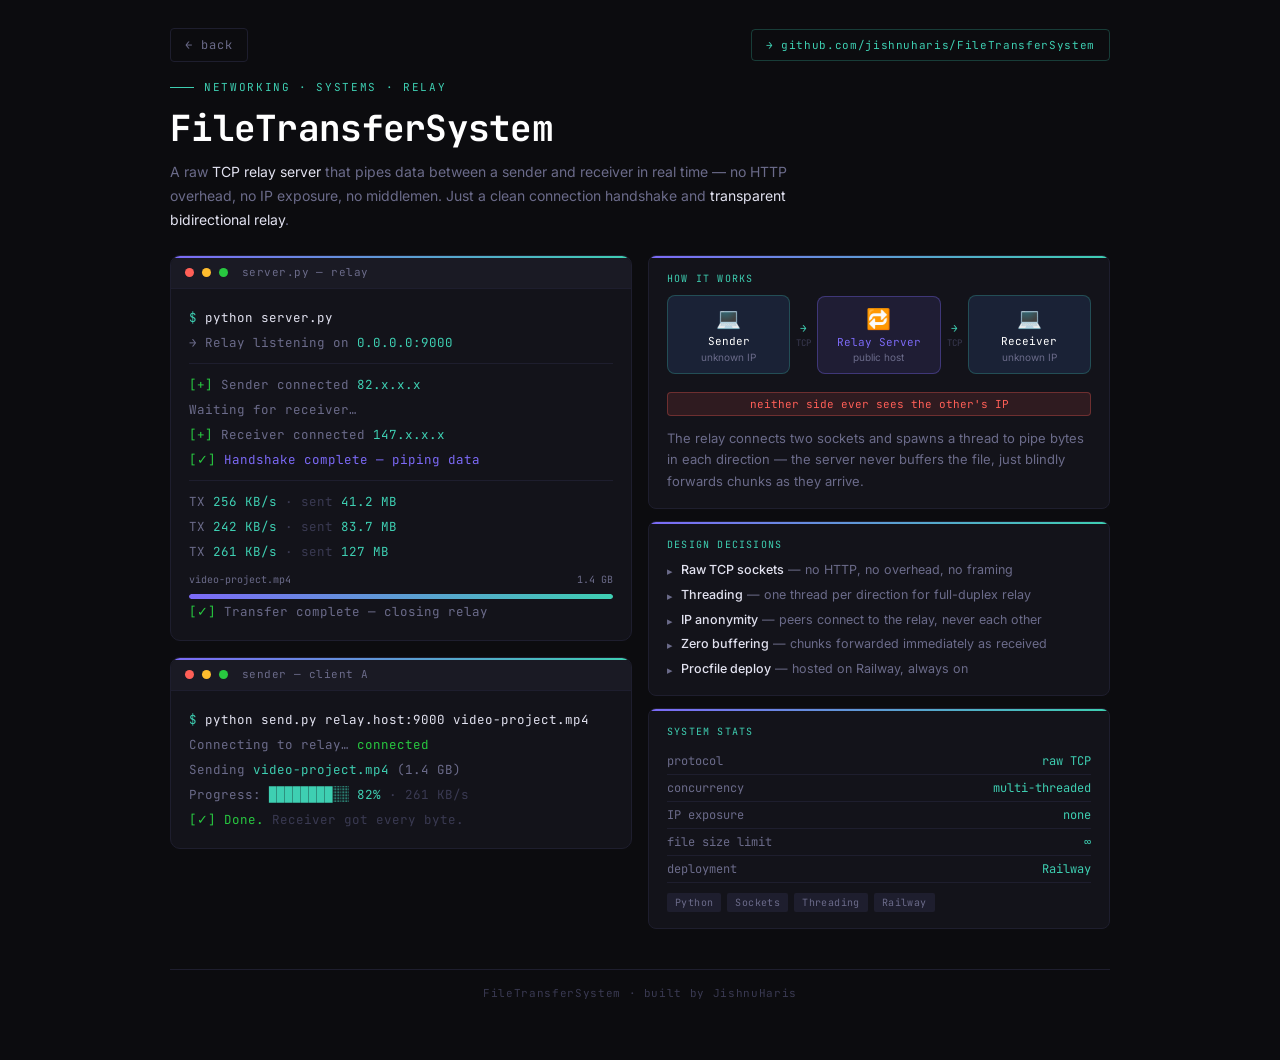
<file: transfer-demo.html>
<!DOCTYPE html>
<html lang="en">
<head>
<meta charset="UTF-8" />
<meta name="viewport" content="width=device-width, initial-scale=1.0, maximum-scale=1" />
<title>FileTransferSystem — Demo</title>
<link href="https://fonts.googleapis.com/css2?family=JetBrains+Mono:wght@300;400;600;700&family=Inter:wght@300;400;500;600&display=swap" rel="stylesheet" />
<style>
  *,*::before,*::after{box-sizing:border-box;margin:0;padding:0;}
  :root{
    --bg:#0c0c0f; --surface:#13131a; --border:#1e1e2e;
    --accent:#7c6af7; --accent2:#3ecfb2; --dim:#3a3a52;
    --muted:#6b6b8a; --text:#e2e2f0; --bright:#ffffff;
    --red:#ff5f57; --yellow:#febc2e; --green:#28c840;
  }
  body{
    background:var(--bg); color:var(--text); font-family:'Inter',sans-serif;
    min-height:100vh; display:flex; flex-direction:column; align-items:center;
    padding:28px 16px 60px;
  }
  .topbar{
    width:100%; max-width:940px; display:flex; align-items:center;
    justify-content:space-between; margin-bottom:18px; flex-wrap:wrap; gap:10px;
  }
  .back{
    font-family:'JetBrains Mono',monospace; font-size:12px; color:var(--muted);
    text-decoration:none; letter-spacing:.08em; border:1px solid var(--border);
    padding:8px 14px; border-radius:4px; transition:.2s;
  }
  .back:hover{ color:var(--accent2); border-color:var(--accent2); }
  .repo-link{
    font-family:'JetBrains Mono',monospace; font-size:11px; color:var(--accent2);
    text-decoration:none; letter-spacing:.06em; border:1px solid rgba(62,207,178,0.25);
    padding:8px 14px; border-radius:4px; transition:.2s;
  }
  .repo-link:hover{ color:var(--bright); border-color:var(--accent2); }

  header{ width:100%; max-width:940px; margin-bottom:24px; }
  .eyebrow{
    font-family:'JetBrains Mono',monospace; font-size:11px; color:var(--accent2);
    letter-spacing:.15em; text-transform:uppercase; margin-bottom:10px;
    display:flex; align-items:center; gap:10px;
  }
  .eyebrow::before{content:'';display:inline-block;width:24px;height:1px;background:var(--accent2);}
  h1{
    font-family:'JetBrains Mono',monospace; font-size:clamp(22px,4.5vw,36px);
    font-weight:700; color:var(--bright); letter-spacing:-0.02em; margin-bottom:8px;
  }
  .sub{ color:var(--muted); font-size:14px; line-height:1.7; max-width:640px; }
  .sub em{ color:var(--text); font-style:normal; }

  /* ── Layout ── */
  .demo-wrap{
    width:100%; max-width:940px;
    display:grid; grid-template-columns:1fr 1fr; gap:16px;
  }
  @media(max-width:660px){ .demo-wrap{grid-template-columns:1fr;} }

  /* ── Window shell ── */
  .shell{
    background:var(--surface); border:1px solid var(--border);
    border-radius:10px; overflow:hidden; display:flex; flex-direction:column;
    position:relative;
  }
  .shell::before{
    content:''; position:absolute; top:0; left:0; right:0; height:2px;
    background:linear-gradient(90deg,var(--accent),var(--accent2)); z-index:2;
  }
  .chrome-bar{
    background:#1a1a24; padding:9px 14px; display:flex; align-items:center; gap:8px;
    border-bottom:1px solid var(--border); flex-shrink:0;
  }
  .dot{width:9px;height:9px;border-radius:50%;}
  .dot-r{background:var(--red);} .dot-y{background:var(--yellow);} .dot-g{background:var(--green);}
  .chrome-title{
    font-family:'JetBrains Mono',monospace; font-size:11px; color:var(--muted);
    margin-left:6px; letter-spacing:.04em;
  }

  /* ── Terminal body ── */
  .term-body{
    padding:16px 18px; font-family:'JetBrains Mono',monospace; font-size:12.5px;
    line-height:2; flex:1;
  }
  .t-prompt{ color:var(--accent2); }
  .t-cmd{ color:var(--text); }
  .t-out{ color:var(--muted); }
  .t-val{ color:var(--accent2); }
  .t-ok{ color:var(--green); }
  .t-warn{ color:var(--yellow); }
  .t-err{ color:var(--red); }
  .t-dim{ color:var(--dim); }
  .t-accent{ color:var(--accent); }

  .divider{
    border:none; border-top:1px solid var(--border); margin:8px 0;
  }

  /* ── Architecture diagram ── */
  .arch-wrap{
    padding:16px 18px; display:flex; flex-direction:column; gap:14px;
  }
  .arch-label{
    font-family:'JetBrains Mono',monospace; font-size:10px; color:var(--accent2);
    letter-spacing:.15em; text-transform:uppercase; margin-bottom:4px;
  }

  .node-row{
    display:flex; align-items:center; gap:0; width:100%;
  }
  .node{
    background:#1a2236; border:1px solid rgba(62,207,178,0.25);
    border-radius:8px; padding:10px 14px; flex:1; text-align:center;
  }
  .node .n-icon{ font-size:20px; margin-bottom:4px; }
  .node .n-label{ font-family:'JetBrains Mono',monospace; font-size:11px; color:var(--bright); line-height:1.3; }
  .node .n-sub{ font-size:10px; color:var(--muted); margin-top:2px; }

  .relay-node{
    background:rgba(124,106,247,0.12); border:1px solid rgba(124,106,247,0.35);
    border-radius:8px; padding:10px 14px; flex:1; text-align:center;
  }
  .relay-node .n-icon{ font-size:20px; margin-bottom:4px; }
  .relay-node .n-label{ font-family:'JetBrains Mono',monospace; font-size:11px; color:var(--accent); }
  .relay-node .n-sub{ font-size:10px; color:var(--muted); margin-top:2px; }

  .arrow{
    font-family:'JetBrains Mono',monospace; font-size:11px; color:var(--accent2);
    padding:0 6px; display:flex; flex-direction:column; align-items:center;
    gap:2px; flex-shrink:0;
  }
  .arrow .a-label{ font-size:9px; color:var(--dim); white-space:nowrap; }

  .anon-badge{
    background:rgba(255,95,87,0.12); border:1px solid rgba(255,95,87,0.3);
    border-radius:4px; padding:4px 10px; font-size:11px; font-family:'JetBrains Mono',monospace;
    color:var(--red); text-align:center; margin-top:4px;
  }

  /* transfer progress */
  .progress-wrap{ margin-top:6px; }
  .progress-bar{ height:5px; background:var(--border); border-radius:3px; overflow:hidden; margin-top:4px; }
  .progress-fill{
    height:100%; background:linear-gradient(90deg,var(--accent),var(--accent2));
    border-radius:3px; animation:progressAnim 2.5s ease-in-out infinite;
  }
  @keyframes progressAnim{
    0%{width:0%} 60%{width:78%} 80%{width:82%} 100%{width:100%}
  }
  .progress-label{
    display:flex; justify-content:space-between;
    font-family:'JetBrains Mono',monospace; font-size:10px; color:var(--muted); margin-bottom:2px;
  }

  /* ── Right panel ── */
  .info-panel{ display:flex; flex-direction:column; gap:12px; }
  .info-card{
    background:var(--surface); border:1px solid var(--border);
    border-radius:8px; padding:16px 18px; position:relative; overflow:hidden;
  }
  .info-card::before{
    content:''; position:absolute; top:0; left:0; right:0; height:2px;
    background:linear-gradient(90deg,var(--accent),var(--accent2));
  }
  .lbl{
    font-family:'JetBrains Mono',monospace; font-size:10px; color:var(--accent2);
    letter-spacing:.12em; text-transform:uppercase; margin-bottom:10px;
  }
  .info-card p{ color:var(--muted); font-size:13px; line-height:1.65; }

  .feature-list{ display:flex; flex-direction:column; gap:6px; }
  .feat{ display:flex; align-items:flex-start; gap:8px; font-size:12.5px; line-height:1.5; }
  .feat-dot{ color:var(--accent2); font-size:11px; margin-top:2px; flex-shrink:0; }
  .feat span{ color:var(--muted); }
  .feat strong{ color:var(--text); font-weight:500; }

  .stat-row{
    display:flex; justify-content:space-between; align-items:center;
    font-size:12px; padding:5px 0; border-bottom:1px solid var(--border);
  }
  .stat-row:last-child{ border-bottom:none; }
  .stat-row .k{ font-family:'JetBrains Mono',monospace; color:var(--muted); }
  .stat-row .v{ color:var(--accent2); font-family:'JetBrains Mono',monospace; }

  .tags{ display:flex; flex-wrap:wrap; gap:6px; margin-top:10px; }
  .tag{
    font-family:'JetBrains Mono',monospace; font-size:10px;
    padding:3px 8px; background:var(--border); color:var(--muted);
    border-radius:2px; letter-spacing:.04em;
  }

  footer.page-footer{
    margin-top:40px; width:100%; max-width:940px;
    border-top:1px solid var(--border); padding-top:16px;
    font-family:'JetBrains Mono',monospace; font-size:11px; color:var(--dim);
    letter-spacing:.06em; text-align:center;
  }
</style>
</head>
<body>

<div class="topbar">
  <a class="back" href="index.html">← back</a>
  <a class="repo-link" href="https://github.com/jishnuharis/FileTransferSystem" target="_blank">→ github.com/jishnuharis/FileTransferSystem</a>
</div>

<header>
  <div class="eyebrow">networking · systems · relay</div>
  <h1>FileTransferSystem</h1>
  <p class="sub">
    A raw <em>TCP relay server</em> that pipes data between a sender and receiver in real time —
    no HTTP overhead, no IP exposure, no middlemen. Just a clean connection handshake
    and <em>transparent bidirectional relay</em>.
  </p>
</header>

<div class="demo-wrap">

  <!-- Left: terminal + architecture -->
  <div style="display:flex;flex-direction:column;gap:16px;">

    <!-- Server terminal -->
    <div class="shell">
      <div class="chrome-bar">
        <div class="dot dot-r"></div><div class="dot dot-y"></div><div class="dot dot-g"></div>
        <span class="chrome-title">server.py — relay</span>
      </div>
      <div class="term-body">
        <div><span class="t-prompt">$ </span><span class="t-cmd">python server.py</span></div>
        <div><span class="t-out">→ Relay listening on </span><span class="t-val">0.0.0.0:9000</span></div>
        <hr class="divider"/>
        <div><span class="t-ok">[+]</span><span class="t-out"> Sender connected   </span><span class="t-val">82.x.x.x</span></div>
        <div><span class="t-out">    Waiting for receiver…</span></div>
        <div><span class="t-ok">[+]</span><span class="t-out"> Receiver connected  </span><span class="t-val">147.x.x.x</span></div>
        <div><span class="t-ok">[✓]</span><span class="t-accent"> Handshake complete — piping data</span></div>
        <hr class="divider"/>
        <div><span class="t-out">    TX </span><span class="t-val">256 KB/s</span><span class="t-dim">  ·  sent </span><span class="t-val">41.2 MB</span></div>
        <div><span class="t-out">    TX </span><span class="t-val">242 KB/s</span><span class="t-dim">  ·  sent </span><span class="t-val">83.7 MB</span></div>
        <div><span class="t-out">    TX </span><span class="t-val">261 KB/s</span><span class="t-dim">  ·  sent </span><span class="t-val">127 MB</span></div>
        <div class="progress-wrap">
          <div class="progress-label"><span>video-project.mp4</span><span>1.4 GB</span></div>
          <div class="progress-bar"><div class="progress-fill"></div></div>
        </div>
        <div><span class="t-ok">[✓]</span><span class="t-out"> Transfer complete — closing relay</span></div>
      </div>
    </div>

    <!-- Sender terminal -->
    <div class="shell">
      <div class="chrome-bar">
        <div class="dot dot-r"></div><div class="dot dot-y"></div><div class="dot dot-g"></div>
        <span class="chrome-title">sender — client A</span>
      </div>
      <div class="term-body">
        <div><span class="t-prompt">$ </span><span class="t-cmd">python send.py relay.host:9000 video-project.mp4</span></div>
        <div><span class="t-out">Connecting to relay… </span><span class="t-ok">connected</span></div>
        <div><span class="t-out">Sending </span><span class="t-val">video-project.mp4</span><span class="t-out"> (1.4 GB)</span></div>
        <div><span class="t-out">Progress: </span><span class="t-val">████████░░  82%</span><span class="t-dim">  · 261 KB/s</span></div>
        <div><span class="t-ok">[✓] Done.</span><span class="t-dim">  Receiver got every byte.</span></div>
      </div>
    </div>

  </div>

  <!-- Right: architecture + info -->
  <div class="info-panel">

    <!-- Architecture -->
    <div class="info-card">
      <div class="lbl">How it works</div>
      <div class="arch-wrap" style="padding:0;">
        <div class="node-row">
          <div class="node">
            <div class="n-icon">💻</div>
            <div class="n-label">Sender</div>
            <div class="n-sub">unknown IP</div>
          </div>
          <div class="arrow">
            <span>→</span>
            <span class="a-label">TCP</span>
          </div>
          <div class="relay-node">
            <div class="n-icon">🔁</div>
            <div class="n-label">Relay Server</div>
            <div class="n-sub">public host</div>
          </div>
          <div class="arrow">
            <span>→</span>
            <span class="a-label">TCP</span>
          </div>
          <div class="node">
            <div class="n-icon">💻</div>
            <div class="n-label">Receiver</div>
            <div class="n-sub">unknown IP</div>
          </div>
        </div>
        <div class="anon-badge">neither side ever sees the other's IP</div>
      </div>
      <p style="margin-top:12px;">The relay connects two sockets and spawns a thread to pipe bytes in each direction — the server never buffers the file, just blindly forwards chunks as they arrive.</p>
    </div>

    <div class="info-card">
      <div class="lbl">Design decisions</div>
      <div class="feature-list">
        <div class="feat"><span class="feat-dot">▸</span><div><strong>Raw TCP sockets</strong> <span>— no HTTP, no overhead, no framing</span></div></div>
        <div class="feat"><span class="feat-dot">▸</span><div><strong>Threading</strong> <span>— one thread per direction for full-duplex relay</span></div></div>
        <div class="feat"><span class="feat-dot">▸</span><div><strong>IP anonymity</strong> <span>— peers connect to the relay, never each other</span></div></div>
        <div class="feat"><span class="feat-dot">▸</span><div><strong>Zero buffering</strong> <span>— chunks forwarded immediately as received</span></div></div>
        <div class="feat"><span class="feat-dot">▸</span><div><strong>Procfile deploy</strong> <span>— hosted on Railway, always on</span></div></div>
      </div>
    </div>

    <div class="info-card">
      <div class="lbl">System stats</div>
      <div class="stat-row"><span class="k">protocol</span><span class="v">raw TCP</span></div>
      <div class="stat-row"><span class="k">concurrency</span><span class="v">multi-threaded</span></div>
      <div class="stat-row"><span class="k">IP exposure</span><span class="v">none</span></div>
      <div class="stat-row"><span class="k">file size limit</span><span class="v">∞</span></div>
      <div class="stat-row"><span class="k">deployment</span><span class="v">Railway</span></div>
      <div class="tags">
        <span class="tag">Python</span>
        <span class="tag">Sockets</span>
        <span class="tag">Threading</span>
        <span class="tag">Railway</span>
      </div>
    </div>

  </div>
</div>

<footer class="page-footer">FileTransferSystem · built by JishnuHaris</footer>

</body>
</html>
</file>
